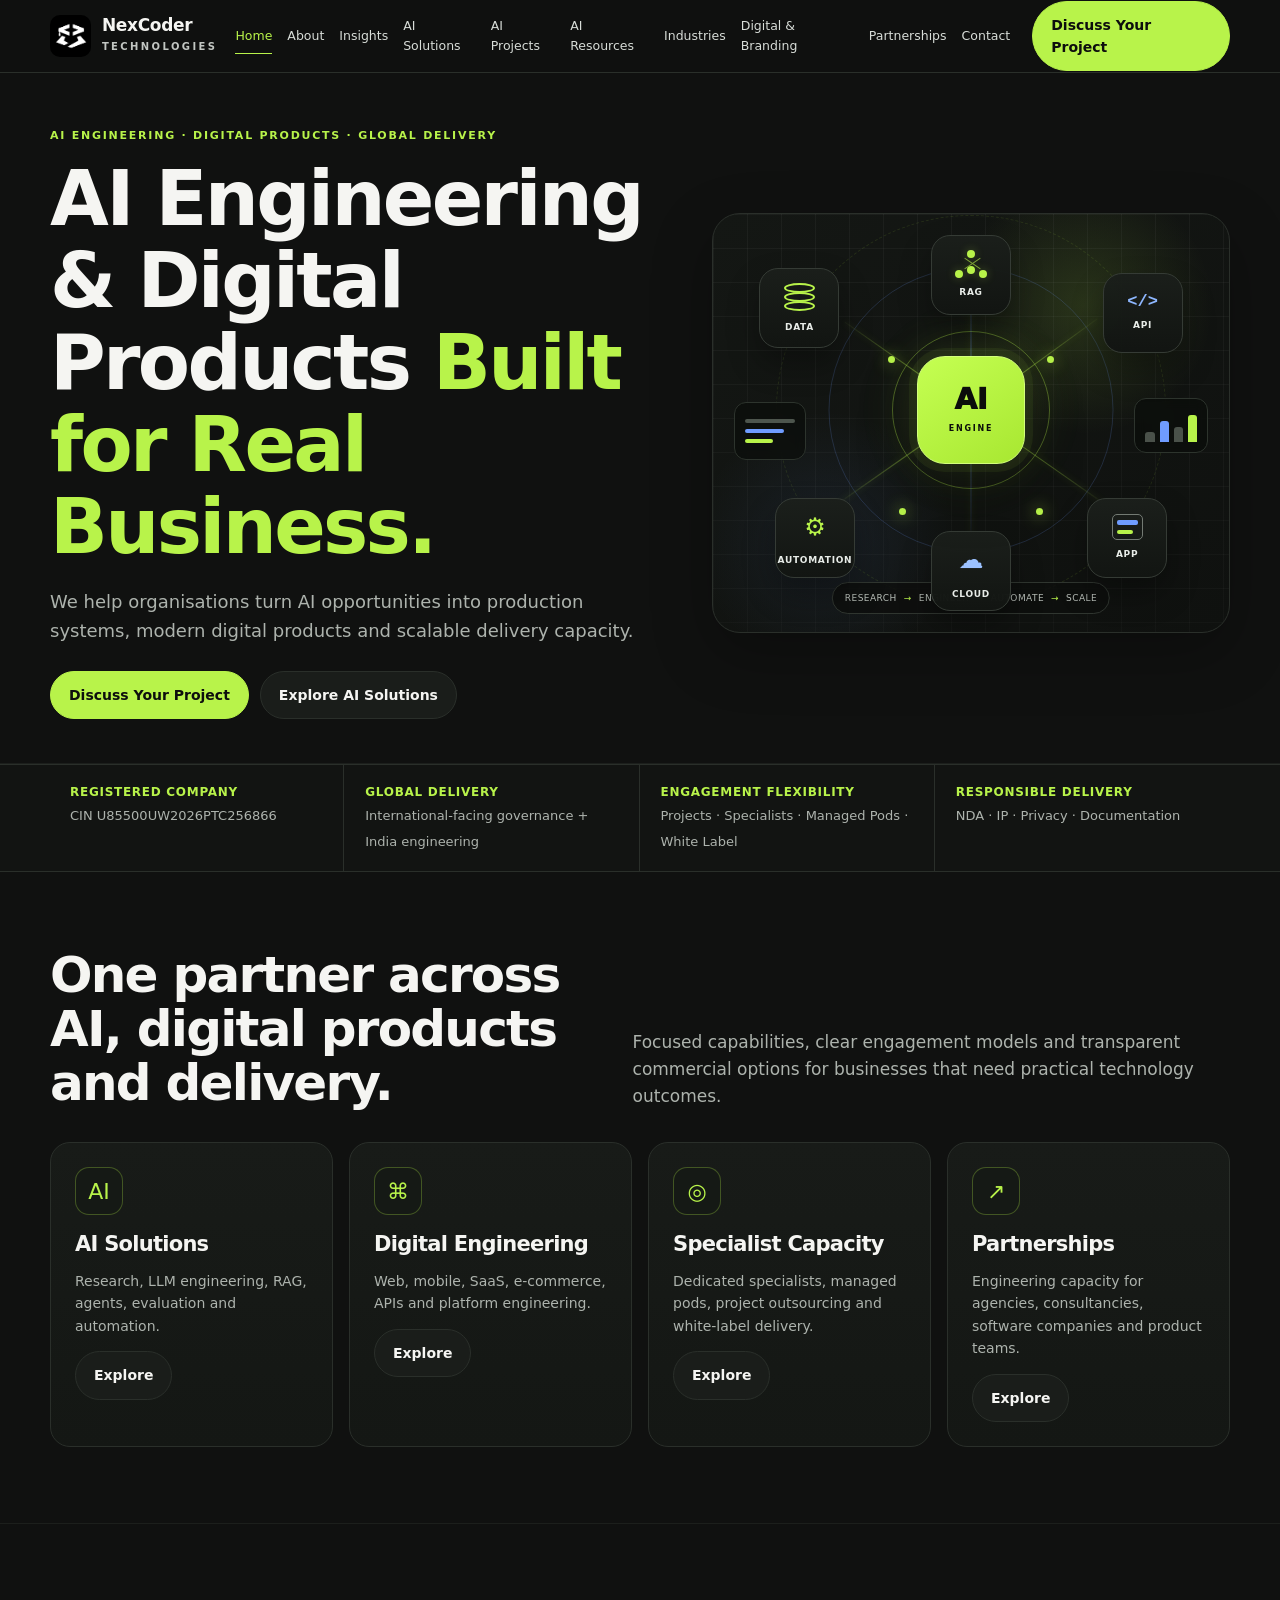
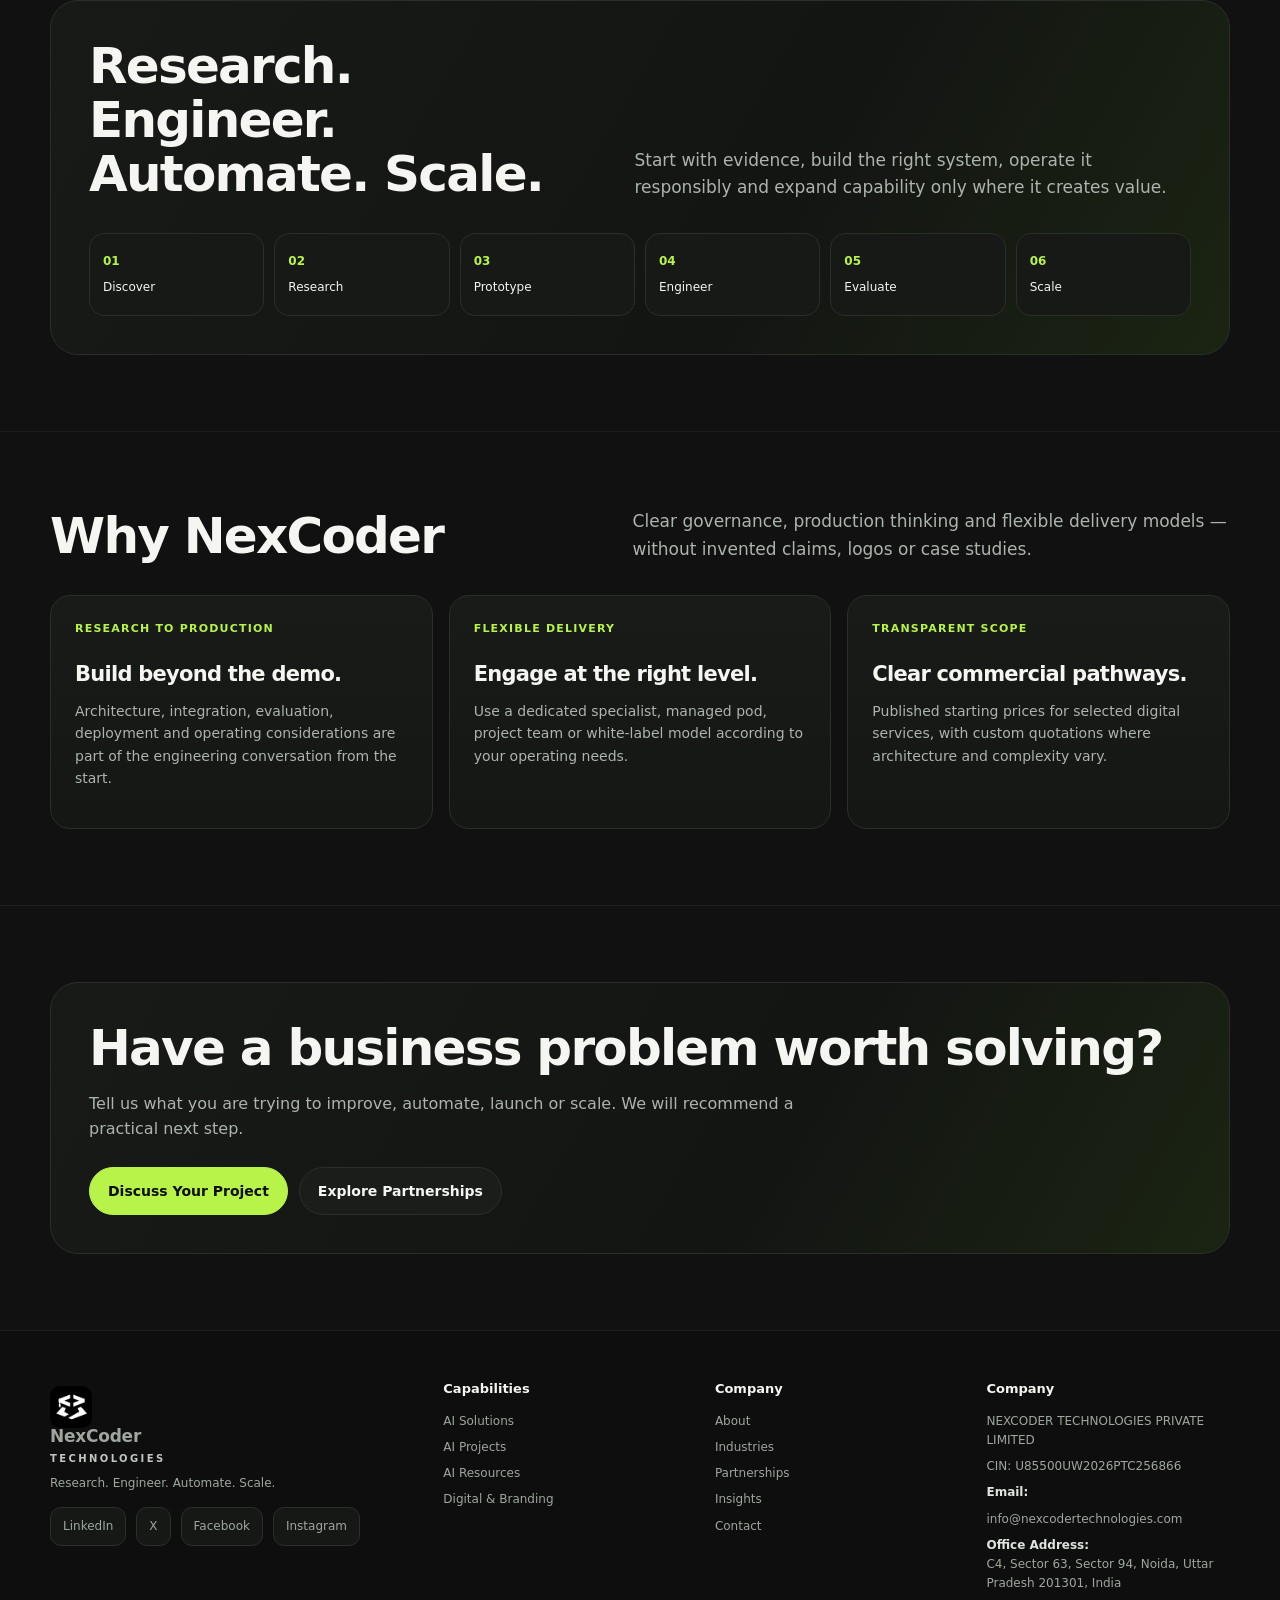
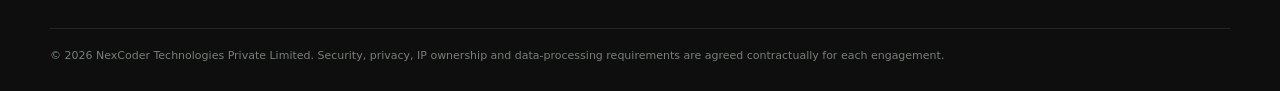
<file: index.html>
<!doctype html>
<html lang="en">
<head>
<meta charset="utf-8">
<meta name="viewport" content="width=device-width,initial-scale=1">
<title>AI Engineering & Digital Products | NexCoder Technologies</title>
<meta name="description" content="AI engineering, LLMs, RAG, agents, automation, software and digital product delivery for global businesses.">
<link rel="canonical" href="https://nexcodertechnologies.com/">
<link rel="icon" href="favicon.png" type="image/png">
<meta name="theme-color" content="#101110">
<meta property="og:type" content="website">
<meta property="og:title" content="AI Engineering & Digital Products | NexCoder Technologies">
<meta property="og:description" content="AI engineering, LLMs, RAG, agents, automation, software and digital product delivery for global businesses.">
<meta property="og:url" content="https://nexcodertechnologies.com/">
<meta property="og:image" content="https://nexcodertechnologies.com/og-cover.jpg">
<meta property="og:site_name" content="NexCoder Technologies">
<meta name="twitter:card" content="summary_large_image">
<meta name="twitter:title" content="AI Engineering & Digital Products | NexCoder Technologies">
<meta name="twitter:description" content="AI engineering, LLMs, RAG, agents, automation, software and digital product delivery for global businesses.">
<meta name="twitter:image" content="https://nexcodertechnologies.com/og-cover.jpg">
<link rel="stylesheet" href="styles.css">
<script type="application/ld+json">{"@context": "https://schema.org", "@type": "Organization", "name": "NEXCODER TECHNOLOGIES", "url": "https://nexcodertechnologies.com/", "logo": "https://nexcodertechnologies.com/logo.jpg", "foundingDate": "2026-08-04", "identifier": {"@type": "PropertyValue", "name": "CIN", "value": "U85500UW2026PTC256866"}, "address": {"@type": "PostalAddress", "streetAddress": "C4, Sector 63, Sector 94", "addressLocality": "Noida", "addressRegion": "Uttar Pradesh", "postalCode": "201301", "addressCountry": "IN"}, "sameAs": ["https://www.linkedin.com/company/nexcoder-technologies/", "https://x.com/NexcoderTechno", "https://www.facebook.com/profile.php?id=61593294118329", "https://www.instagram.com/nexcodertechnologies/"]}</script>
</head>
<body>

<a class="skip" href="#main">Skip to content</a>
<header class="site-header">
  <div class="wrap nav">
    <a class="brand" href="index.html" aria-label="NexCoder Technologies home">
      <img src="logo.jpg" alt="NexCoder Technologies logo" width="42" height="42">
      <span class="brand-copy"><strong>NexCoder</strong><small>TECHNOLOGIES</small></span>
    </a>
    <nav class="navlinks" aria-label="Primary navigation"><a class="active" href="index.html">Home</a><a class="" href="about.html">About</a><a class="" href="insights.html">Insights</a><a class="" href="ai-solutions.html">AI Solutions</a><a class="" href="ai-projects.html">AI Projects</a><a class="" href="ai-resources.html">AI Resources</a><a class="" href="industries.html">Industries</a><a class="" href="digital-branding.html">Digital & Branding</a><a class="" href="partnerships.html">Partnerships</a><a class="" href="contact.html">Contact</a></nav>
    <a class="btn primary nav-cta" href="contact.html?interest=General%20Project">Discuss Your Project</a>
    <button class="menu" type="button" aria-label="Toggle navigation">☰</button>
  </div>
  <div class="wrap mobile"><a href="index.html">Home</a><a href="about.html">About</a><a href="insights.html">Insights</a><a href="ai-solutions.html">AI Solutions</a><a href="ai-projects.html">AI Projects</a><a href="ai-resources.html">AI Resources</a><a href="industries.html">Industries</a><a href="digital-branding.html">Digital & Branding</a><a href="partnerships.html">Partnerships</a><a href="contact.html">Contact</a></div>
</header>

<main id="main">
<section class="hero"><div class="wrap"><div class="hero-grid">
<div><div class="eyebrow">AI Engineering · Digital Products · Global Delivery</div>
<h1>AI Engineering & Digital Products <span style="color:var(--lime)">Built for Real Business.</span></h1>
<p>We help organisations turn AI opportunities into production systems, modern digital products and scalable delivery capacity.</p>
<div class="hero-actions"><a class="btn primary" href="contact.html?interest=AI%20or%20Digital%20Project">Discuss Your Project</a><a class="btn secondary" href="ai-solutions.html">Explore AI Solutions</a></div></div>
<div class="visual tech-figure" aria-label="Abstract AI engineering, data, automation, software and digital product ecosystem">
  <div class="tech-grid"></div>

  <div class="tech-orbit orbit-1"></div>
  <div class="tech-orbit orbit-2"></div>
  <div class="tech-orbit orbit-3"></div>

  <div class="tech-line line-1"></div>
  <div class="tech-line line-2"></div>
  <div class="tech-line line-3"></div>
  <div class="tech-line line-4"></div>
  <div class="tech-line line-5"></div>
  <div class="tech-line line-6"></div>

  <div class="tech-core"><span>AI</span><small>ENGINE</small></div>

  <div class="tech-node data-node" aria-label="Data">
    <span class="db-icon"><i></i><i></i><i></i></span>
    <b>DATA</b>
  </div>

  <div class="tech-node api-node" aria-label="API and code">
    <span class="code-icon">&lt;/&gt;</span>
    <b>API</b>
  </div>

  <div class="tech-node auto-node" aria-label="Automation">
    <span class="gear-icon">⚙</span>
    <b>AUTOMATION</b>
  </div>

  <div class="tech-node app-node" aria-label="Applications">
    <span class="app-icon"><i></i><em></em></span>
    <b>APP</b>
  </div>

  <div class="tech-node rag-node" aria-label="Knowledge and RAG">
    <span class="network-icon"><i></i><i></i><i></i><i></i></span>
    <b>RAG</b>
  </div>

  <div class="tech-node cloud-node" aria-label="Cloud delivery">
    <span class="cloud-icon">☁</span>
    <b>CLOUD</b>
  </div>

  <div class="signal s1"></div>
  <div class="signal s2"></div>
  <div class="signal s3"></div>
  <div class="signal s4"></div>

  <div class="mini-ui ui-left">
    <span></span><span></span><span></span>
  </div>
  <div class="mini-ui ui-right">
    <i></i><i></i><i></i><i></i>
  </div>

  <div class="figure-caption">
    <span>Research</span><i>→</i><span>Engineer</span><i>→</i><span>Automate</span><i>→</i><span>Scale</span>
  </div>
</div>
</div></div></section>
<div class="trust-strip"><div class="wrap trust-grid">
<div class="trust-item"><b>REGISTERED COMPANY</b><span>CIN U85500UW2026PTC256866</span></div>
<div class="trust-item"><b>GLOBAL DELIVERY</b><span>International-facing governance + India engineering</span></div>
<div class="trust-item"><b>ENGAGEMENT FLEXIBILITY</b><span>Projects · Specialists · Managed Pods · White Label</span></div>
<div class="trust-item"><b>RESPONSIBLE DELIVERY</b><span>NDA · IP · Privacy · Documentation</span></div>
</div></div>
<section><div class="wrap"><div class="section-head"><h2>One partner across AI, digital products and delivery.</h2><p>Focused capabilities, clear engagement models and transparent commercial options for businesses that need practical technology outcomes.</p></div>
<div class="grid four">
<div class="card"><div class="iconbox">AI</div><h3>AI Solutions</h3><p>Research, LLM engineering, RAG, agents, evaluation and automation.</p><a class="btn secondary" href="ai-solutions.html">Explore</a></div>
<div class="card"><div class="iconbox">⌘</div><h3>Digital Engineering</h3><p>Web, mobile, SaaS, e-commerce, APIs and platform engineering.</p><a class="btn secondary" href="digital-branding.html">Explore</a></div>
<div class="card"><div class="iconbox">◎</div><h3>Specialist Capacity</h3><p>Dedicated specialists, managed pods, project outsourcing and white-label delivery.</p><a class="btn secondary" href="ai-resources.html">Explore</a></div>
<div class="card"><div class="iconbox">↗</div><h3>Partnerships</h3><p>Engineering capacity for agencies, consultancies, software companies and product teams.</p><a class="btn secondary" href="partnerships.html">Explore</a></div>
</div></div></section>
<section><div class="wrap band"><div class="section-head"><h2>Research. Engineer. Automate. Scale.</h2><p>Start with evidence, build the right system, operate it responsibly and expand capability only where it creates value.</p></div>
<div class="process"><div class="step"><b>01</b>Discover</div><div class="step"><b>02</b>Research</div><div class="step"><b>03</b>Prototype</div><div class="step"><b>04</b>Engineer</div><div class="step"><b>05</b>Evaluate</div><div class="step"><b>06</b>Scale</div></div></div></section>
<section><div class="wrap"><div class="section-head"><h2>Why NexCoder</h2><p>Clear governance, production thinking and flexible delivery models — without invented claims, logos or case studies.</p></div>
<div class="grid">
<div class="card"><div class="kicker">Research to production</div><h3>Build beyond the demo.</h3><p>Architecture, integration, evaluation, deployment and operating considerations are part of the engineering conversation from the start.</p></div>
<div class="card"><div class="kicker">Flexible delivery</div><h3>Engage at the right level.</h3><p>Use a dedicated specialist, managed pod, project team or white-label model according to your operating needs.</p></div>
<div class="card"><div class="kicker">Transparent scope</div><h3>Clear commercial pathways.</h3><p>Published starting prices for selected digital services, with custom quotations where architecture and complexity vary.</p></div>
</div></div></section>
<section><div class="wrap band"><h2>Have a business problem worth solving?</h2><p style="color:var(--muted);max-width:720px">Tell us what you are trying to improve, automate, launch or scale. We will recommend a practical next step.</p><div class="hero-actions"><a class="btn primary" href="contact.html?interest=General%20Project">Discuss Your Project</a><a class="btn secondary" href="partnerships.html">Explore Partnerships</a></div></div></section>
</main>

<footer>
  <div class="wrap">
    <div class="footer-grid">
      <div>
        <a class="brand" href="index.html"><img src="logo.jpg" alt="" width="42" height="42"><span class="brand-copy"><strong>NexCoder</strong><small>TECHNOLOGIES</small></span></a>
        <p>Research. Engineer. Automate. Scale.</p>
        <div class="social">
          <a href="https://www.linkedin.com/company/nexcoder-technologies/" target="_blank" rel="noopener noreferrer">LinkedIn</a>
          <a href="https://x.com/NexcoderTechno" target="_blank" rel="noopener noreferrer">X</a>
          <a href="https://www.facebook.com/profile.php?id=61593294118329" target="_blank" rel="noopener noreferrer">Facebook</a>
          <a href="https://www.instagram.com/nexcodertechnologies/" target="_blank" rel="noopener noreferrer">Instagram</a>
        </div>
      </div>
      <div><h4>Capabilities</h4><a href="ai-solutions.html">AI Solutions</a><a href="ai-projects.html">AI Projects</a><a href="ai-resources.html">AI Resources</a><a href="digital-branding.html">Digital & Branding</a></div>
      <div><h4>Company</h4><a href="about.html">About</a><a href="industries.html">Industries</a><a href="partnerships.html">Partnerships</a><a href="insights.html">Insights</a><a href="contact.html">Contact</a></div>
      <div><h4>Company</h4><p>NEXCODER TECHNOLOGIES PRIVATE LIMITED</p><p>CIN: U85500UW2026PTC256866</p><p><strong style="color:#dfe4df">Email:</strong><br><a href="mailto:info@nexcodertechnologies.com">info@nexcodertechnologies.com</a></p><p><strong style="color:#dfe4df">Office Address:</strong><br>C4, Sector 63, Sector 94, Noida, Uttar Pradesh 201301, India</p></div>
    </div>
    <div class="legal">© 2026 NexCoder Technologies Private Limited. Security, privacy, IP ownership and data-processing requirements are agreed contractually for each engagement.</div>
  </div>
</footer>
<button class="backtop" aria-label="Back to top">↑</button>
<script src="script.js" defer></script>

</body></html>
</file>
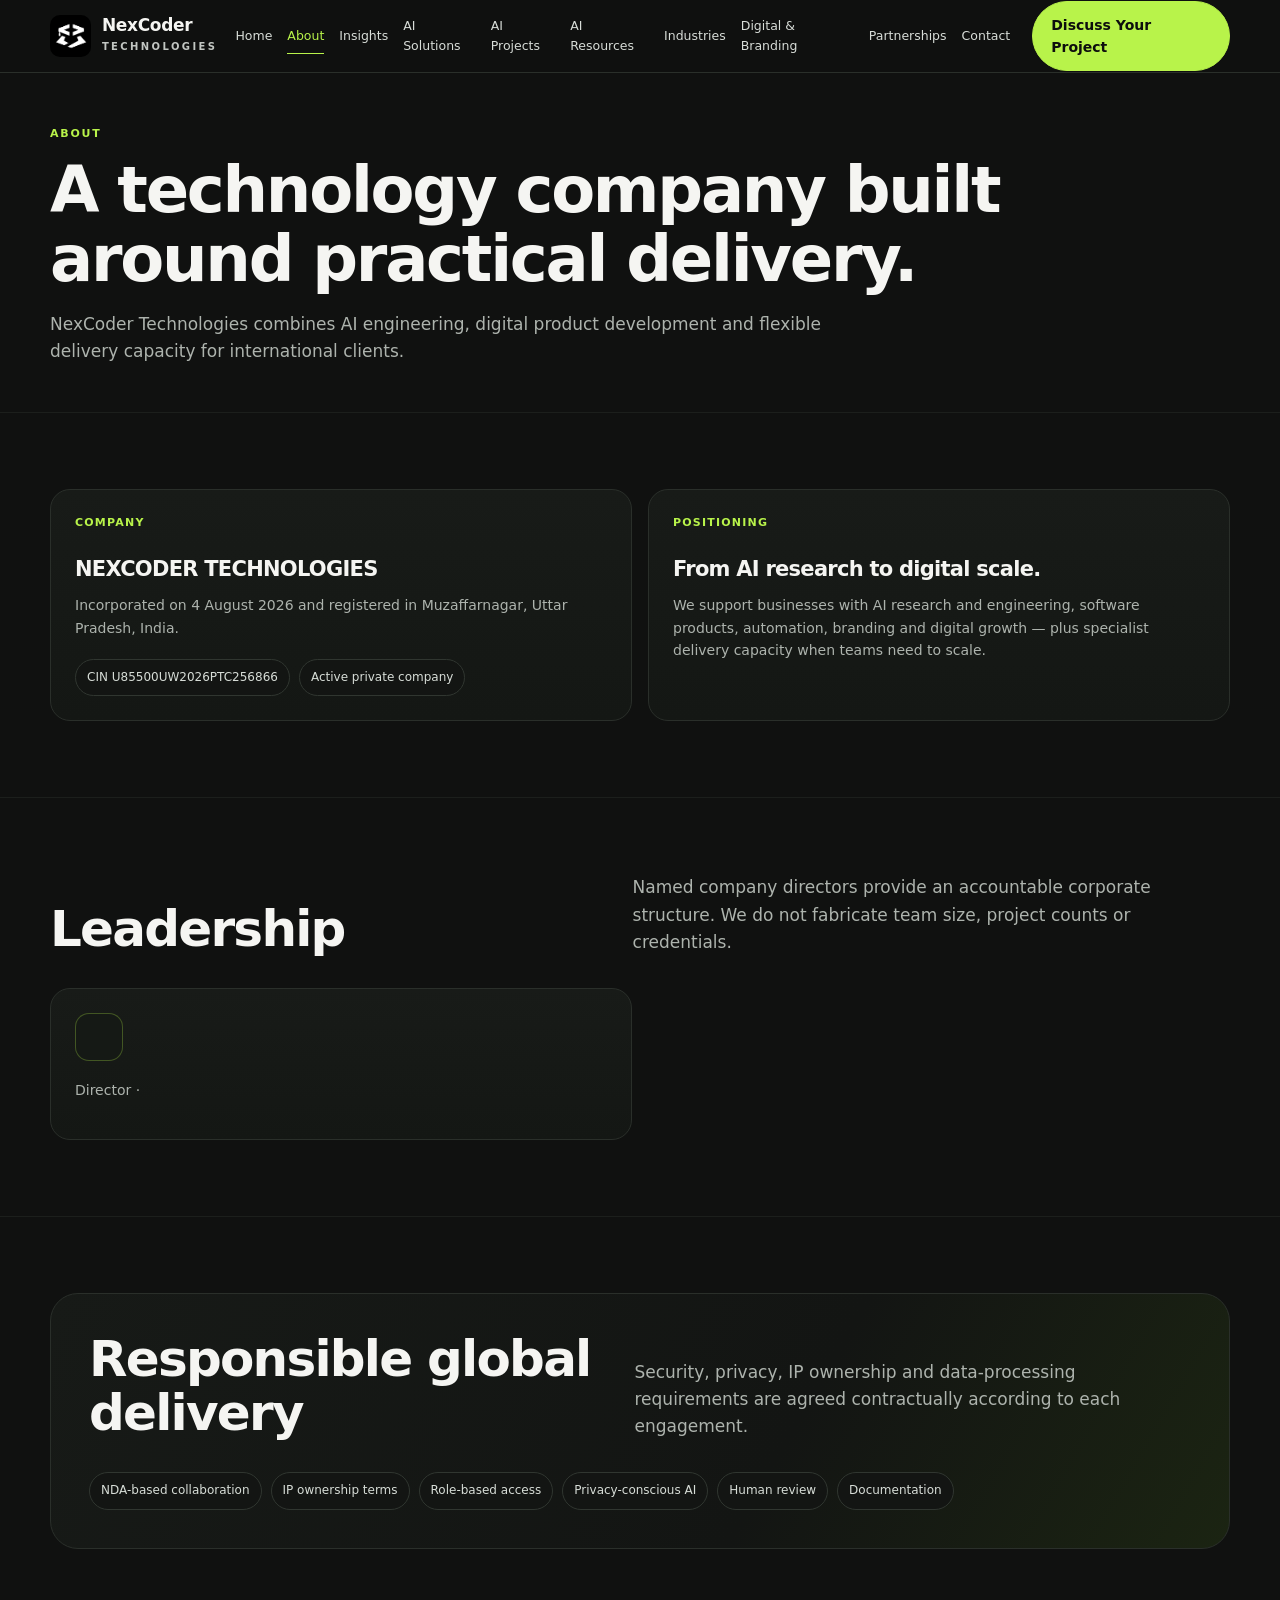
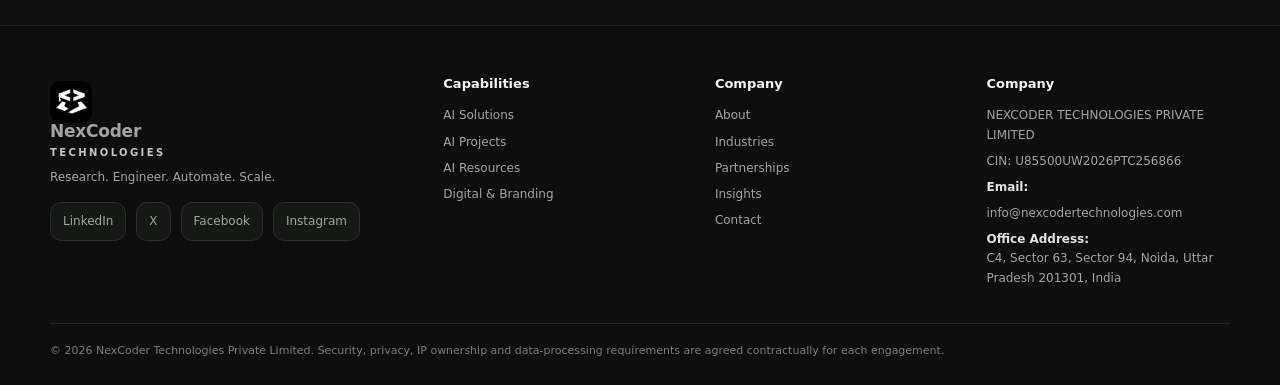
<file: about.html>
<!doctype html>
<html lang="en">
<head>
<meta charset="utf-8">
<meta name="viewport" content="width=device-width,initial-scale=1">
<title>About NexCoder Technologies | AI & Digital Engineering</title>
<meta name="description" content="Learn about NexCoder Technologies, its registered company details, leadership and global delivery approach.">
<link rel="canonical" href="https://nexcodertechnologies.com/about.html">
<link rel="icon" href="favicon.png" type="image/png">
<meta name="theme-color" content="#101110">
<meta property="og:type" content="website">
<meta property="og:title" content="About NexCoder Technologies | AI & Digital Engineering">
<meta property="og:description" content="Learn about NexCoder Technologies, its registered company details, leadership and global delivery approach.">
<meta property="og:url" content="https://nexcodertechnologies.com/about.html">
<meta property="og:image" content="https://nexcodertechnologies.com/og-cover.jpg">
<meta property="og:site_name" content="NexCoder Technologies">
<meta name="twitter:card" content="summary_large_image">
<meta name="twitter:title" content="About NexCoder Technologies | AI & Digital Engineering">
<meta name="twitter:description" content="Learn about NexCoder Technologies, its registered company details, leadership and global delivery approach.">
<meta name="twitter:image" content="https://nexcodertechnologies.com/og-cover.jpg">
<link rel="stylesheet" href="styles.css">
<script type="application/ld+json">{"@context": "https://schema.org", "@type": "Organization", "name": "NEXCODER TECHNOLOGIES", "url": "https://nexcodertechnologies.com/", "logo": "https://nexcodertechnologies.com/logo.jpg", "foundingDate": "2026-08-04", "identifier": {"@type": "PropertyValue", "name": "CIN", "value": "U85500UW2026PTC256866"}, "address": {"@type": "PostalAddress", "streetAddress": "C4, Sector 63, Sector 94", "addressLocality": "Noida", "addressRegion": "Uttar Pradesh", "postalCode": "201301", "addressCountry": "IN"}, "sameAs": ["https://www.linkedin.com/company/nexcoder-technologies/", "https://x.com/NexcoderTechno", "https://www.facebook.com/profile.php?id=61593294118329", "https://www.instagram.com/nexcodertechnologies/"]}</script>
</head>
<body>

<a class="skip" href="#main">Skip to content</a>
<header class="site-header">
  <div class="wrap nav">
    <a class="brand" href="index.html" aria-label="NexCoder Technologies home">
      <img src="logo.jpg" alt="NexCoder Technologies logo" width="42" height="42">
      <span class="brand-copy"><strong>NexCoder</strong><small>TECHNOLOGIES</small></span>
    </a>
    <nav class="navlinks" aria-label="Primary navigation"><a class="" href="index.html">Home</a><a class="active" href="about.html">About</a><a class="" href="insights.html">Insights</a><a class="" href="ai-solutions.html">AI Solutions</a><a class="" href="ai-projects.html">AI Projects</a><a class="" href="ai-resources.html">AI Resources</a><a class="" href="industries.html">Industries</a><a class="" href="digital-branding.html">Digital & Branding</a><a class="" href="partnerships.html">Partnerships</a><a class="" href="contact.html">Contact</a></nav>
    <a class="btn primary nav-cta" href="contact.html?interest=General%20Project">Discuss Your Project</a>
    <button class="menu" type="button" aria-label="Toggle navigation">☰</button>
  </div>
  <div class="wrap mobile"><a href="index.html">Home</a><a href="about.html">About</a><a href="insights.html">Insights</a><a href="ai-solutions.html">AI Solutions</a><a href="ai-projects.html">AI Projects</a><a href="ai-resources.html">AI Resources</a><a href="industries.html">Industries</a><a href="digital-branding.html">Digital & Branding</a><a href="partnerships.html">Partnerships</a><a href="contact.html">Contact</a></div>
</header>

<main id="main"><section class="page-hero"><div class="wrap"><div class="eyebrow">About</div><h1>A technology company built around practical delivery.</h1><p>NexCoder Technologies combines AI engineering, digital product development and flexible delivery capacity for international clients.</p></div></section>
<section><div class="wrap"><div class="grid two">
<div class="card"><div class="kicker">Company</div><h3>NEXCODER TECHNOLOGIES</h3><p>Incorporated on 4 August 2026 and registered in Muzaffarnagar, Uttar Pradesh, India.</p><div class="pills"><span class="pill">CIN U85500UW2026PTC256866</span><span class="pill">Active private company</span></div></div>
<div class="card"><div class="kicker">Positioning</div><h3>From AI research to digital scale.</h3><p>We support businesses with AI research and engineering, software products, automation, branding and digital growth — plus specialist delivery capacity when teams need to scale.</p></div>
</div></div></section>
<section><div class="wrap"><div class="section-head"><h2>Leadership</h2><p>Named company directors provide an accountable corporate structure. We do not fabricate team size, project counts or credentials.</p></div>
<div class="grid two">
<div class="card"><div class="iconbox"></div><h3></h3><p>Director ·</p></div>

</div></div></section>
<section><div class="wrap band"><div class="section-head"><h2>Responsible global delivery</h2><p>Security, privacy, IP ownership and data-processing requirements are agreed contractually according to each engagement.</p></div>
<div class="pills"><span class="pill">NDA-based collaboration</span><span class="pill">IP ownership terms</span><span class="pill">Role-based access</span><span class="pill">Privacy-conscious AI</span><span class="pill">Human review</span><span class="pill">Documentation</span></div></div></section>
</main>

<footer>
  <div class="wrap">
    <div class="footer-grid">
      <div>
        <a class="brand" href="index.html"><img src="logo.jpg" alt="" width="42" height="42"><span class="brand-copy"><strong>NexCoder</strong><small>TECHNOLOGIES</small></span></a>
        <p>Research. Engineer. Automate. Scale.</p>
        <div class="social">
          <a href="https://www.linkedin.com/company/nexcoder-technologies/" target="_blank" rel="noopener noreferrer">LinkedIn</a>
          <a href="https://x.com/NexcoderTechno" target="_blank" rel="noopener noreferrer">X</a>
          <a href="https://www.facebook.com/profile.php?id=61593294118329" target="_blank" rel="noopener noreferrer">Facebook</a>
          <a href="https://www.instagram.com/nexcodertechnologies/" target="_blank" rel="noopener noreferrer">Instagram</a>
        </div>
      </div>
      <div><h4>Capabilities</h4><a href="ai-solutions.html">AI Solutions</a><a href="ai-projects.html">AI Projects</a><a href="ai-resources.html">AI Resources</a><a href="digital-branding.html">Digital & Branding</a></div>
      <div><h4>Company</h4><a href="about.html">About</a><a href="industries.html">Industries</a><a href="partnerships.html">Partnerships</a><a href="insights.html">Insights</a><a href="contact.html">Contact</a></div>
      <div><h4>Company</h4><p>NEXCODER TECHNOLOGIES PRIVATE LIMITED</p><p>CIN: U85500UW2026PTC256866</p><p><strong style="color:#dfe4df">Email:</strong><br><a href="mailto:info@nexcodertechnologies.com">info@nexcodertechnologies.com</a></p><p><strong style="color:#dfe4df">Office Address:</strong><br>C4, Sector 63, Sector 94, Noida, Uttar Pradesh 201301, India</p></div>
    </div>
    <div class="legal">© 2026 NexCoder Technologies Private Limited. Security, privacy, IP ownership and data-processing requirements are agreed contractually for each engagement.</div>
  </div>
</footer>
<button class="backtop" aria-label="Back to top">↑</button>
<script src="script.js" defer></script>

</body></html>
</file>
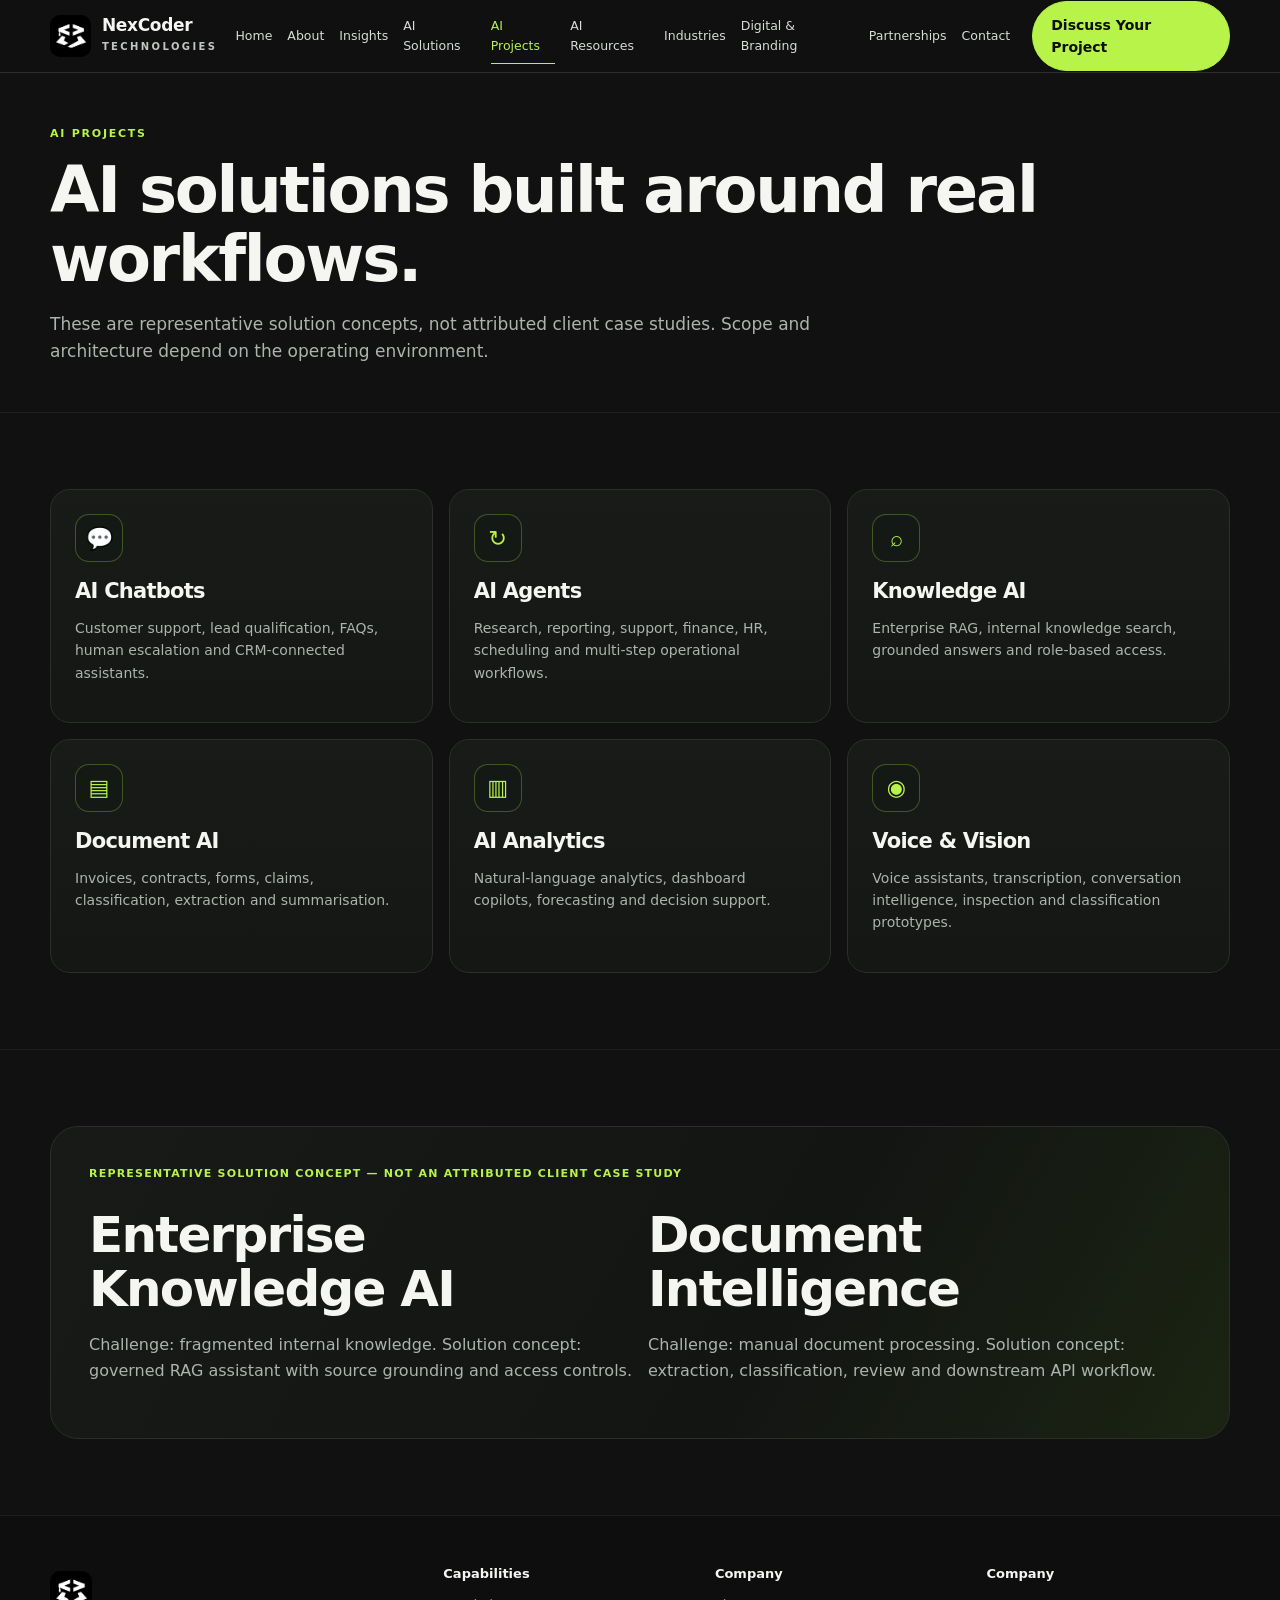
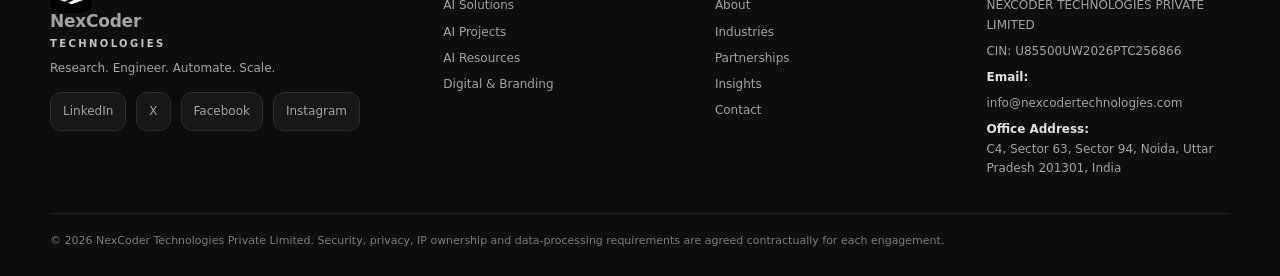
<file: ai-projects.html>
<!doctype html>
<html lang="en">
<head>
<meta charset="utf-8">
<meta name="viewport" content="width=device-width,initial-scale=1">
<title>AI Project Possibilities | NexCoder Technologies</title>
<meta name="description" content="Explore representative AI project possibilities including chatbots, agents, RAG, document AI, analytics, voice and vision.">
<link rel="canonical" href="https://nexcodertechnologies.com/ai-projects.html">
<link rel="icon" href="favicon.png" type="image/png">
<meta name="theme-color" content="#101110">
<meta property="og:type" content="website">
<meta property="og:title" content="AI Project Possibilities | NexCoder Technologies">
<meta property="og:description" content="Explore representative AI project possibilities including chatbots, agents, RAG, document AI, analytics, voice and vision.">
<meta property="og:url" content="https://nexcodertechnologies.com/ai-projects.html">
<meta property="og:image" content="https://nexcodertechnologies.com/og-cover.jpg">
<meta property="og:site_name" content="NexCoder Technologies">
<meta name="twitter:card" content="summary_large_image">
<meta name="twitter:title" content="AI Project Possibilities | NexCoder Technologies">
<meta name="twitter:description" content="Explore representative AI project possibilities including chatbots, agents, RAG, document AI, analytics, voice and vision.">
<meta name="twitter:image" content="https://nexcodertechnologies.com/og-cover.jpg">
<link rel="stylesheet" href="styles.css">
<script type="application/ld+json">{"@context": "https://schema.org", "@type": "Organization", "name": "NEXCODER TECHNOLOGIES", "url": "https://nexcodertechnologies.com/", "logo": "https://nexcodertechnologies.com/logo.jpg", "foundingDate": "2026-08-04", "identifier": {"@type": "PropertyValue", "name": "CIN", "value": "U85500UW2026PTC256866"}, "address": {"@type": "PostalAddress", "streetAddress": "C4, Sector 63, Sector 94", "addressLocality": "Noida", "addressRegion": "Uttar Pradesh", "postalCode": "201301", "addressCountry": "IN"}, "sameAs": ["https://www.linkedin.com/company/nexcoder-technologies/", "https://x.com/NexcoderTechno", "https://www.facebook.com/profile.php?id=61593294118329", "https://www.instagram.com/nexcodertechnologies/"]}</script>
</head>
<body>

<a class="skip" href="#main">Skip to content</a>
<header class="site-header">
  <div class="wrap nav">
    <a class="brand" href="index.html" aria-label="NexCoder Technologies home">
      <img src="logo.jpg" alt="NexCoder Technologies logo" width="42" height="42">
      <span class="brand-copy"><strong>NexCoder</strong><small>TECHNOLOGIES</small></span>
    </a>
    <nav class="navlinks" aria-label="Primary navigation"><a class="" href="index.html">Home</a><a class="" href="about.html">About</a><a class="" href="insights.html">Insights</a><a class="" href="ai-solutions.html">AI Solutions</a><a class="active" href="ai-projects.html">AI Projects</a><a class="" href="ai-resources.html">AI Resources</a><a class="" href="industries.html">Industries</a><a class="" href="digital-branding.html">Digital & Branding</a><a class="" href="partnerships.html">Partnerships</a><a class="" href="contact.html">Contact</a></nav>
    <a class="btn primary nav-cta" href="contact.html?interest=General%20Project">Discuss Your Project</a>
    <button class="menu" type="button" aria-label="Toggle navigation">☰</button>
  </div>
  <div class="wrap mobile"><a href="index.html">Home</a><a href="about.html">About</a><a href="insights.html">Insights</a><a href="ai-solutions.html">AI Solutions</a><a href="ai-projects.html">AI Projects</a><a href="ai-resources.html">AI Resources</a><a href="industries.html">Industries</a><a href="digital-branding.html">Digital & Branding</a><a href="partnerships.html">Partnerships</a><a href="contact.html">Contact</a></div>
</header>

<main id="main"><section class="page-hero"><div class="wrap"><div class="eyebrow">AI Projects</div><h1>AI solutions built around real workflows.</h1><p>These are representative solution concepts, not attributed client case studies. Scope and architecture depend on the operating environment.</p></div></section>
<section><div class="wrap"><div class="grid">
<div class="card"><div class="iconbox">💬</div><h3>AI Chatbots</h3><p>Customer support, lead qualification, FAQs, human escalation and CRM-connected assistants.</p></div>
<div class="card"><div class="iconbox">↻</div><h3>AI Agents</h3><p>Research, reporting, support, finance, HR, scheduling and multi-step operational workflows.</p></div>
<div class="card"><div class="iconbox">⌕</div><h3>Knowledge AI</h3><p>Enterprise RAG, internal knowledge search, grounded answers and role-based access.</p></div>
<div class="card"><div class="iconbox">▤</div><h3>Document AI</h3><p>Invoices, contracts, forms, claims, classification, extraction and summarisation.</p></div>
<div class="card"><div class="iconbox">▥</div><h3>AI Analytics</h3><p>Natural-language analytics, dashboard copilots, forecasting and decision support.</p></div>
<div class="card"><div class="iconbox">◉</div><h3>Voice & Vision</h3><p>Voice assistants, transcription, conversation intelligence, inspection and classification prototypes.</p></div>
</div></div></section>
<section><div class="wrap band"><div class="kicker">Representative solution concept — not an attributed client case study</div><div class="grid two">
<div><h2>Enterprise Knowledge AI</h2><p style="color:var(--muted)">Challenge: fragmented internal knowledge. Solution concept: governed RAG assistant with source grounding and access controls.</p></div>
<div><h2>Document Intelligence</h2><p style="color:var(--muted)">Challenge: manual document processing. Solution concept: extraction, classification, review and downstream API workflow.</p></div>
</div></div></section>
</main>

<footer>
  <div class="wrap">
    <div class="footer-grid">
      <div>
        <a class="brand" href="index.html"><img src="logo.jpg" alt="" width="42" height="42"><span class="brand-copy"><strong>NexCoder</strong><small>TECHNOLOGIES</small></span></a>
        <p>Research. Engineer. Automate. Scale.</p>
        <div class="social">
          <a href="https://www.linkedin.com/company/nexcoder-technologies/" target="_blank" rel="noopener noreferrer">LinkedIn</a>
          <a href="https://x.com/NexcoderTechno" target="_blank" rel="noopener noreferrer">X</a>
          <a href="https://www.facebook.com/profile.php?id=61593294118329" target="_blank" rel="noopener noreferrer">Facebook</a>
          <a href="https://www.instagram.com/nexcodertechnologies/" target="_blank" rel="noopener noreferrer">Instagram</a>
        </div>
      </div>
      <div><h4>Capabilities</h4><a href="ai-solutions.html">AI Solutions</a><a href="ai-projects.html">AI Projects</a><a href="ai-resources.html">AI Resources</a><a href="digital-branding.html">Digital & Branding</a></div>
      <div><h4>Company</h4><a href="about.html">About</a><a href="industries.html">Industries</a><a href="partnerships.html">Partnerships</a><a href="insights.html">Insights</a><a href="contact.html">Contact</a></div>
      <div><h4>Company</h4><p>NEXCODER TECHNOLOGIES PRIVATE LIMITED</p><p>CIN: U85500UW2026PTC256866</p><p><strong style="color:#dfe4df">Email:</strong><br><a href="mailto:info@nexcodertechnologies.com">info@nexcodertechnologies.com</a></p><p><strong style="color:#dfe4df">Office Address:</strong><br>C4, Sector 63, Sector 94, Noida, Uttar Pradesh 201301, India</p></div>
    </div>
    <div class="legal">© 2026 NexCoder Technologies Private Limited. Security, privacy, IP ownership and data-processing requirements are agreed contractually for each engagement.</div>
  </div>
</footer>
<button class="backtop" aria-label="Back to top">↑</button>
<script src="script.js" defer></script>

</body></html>
</file>
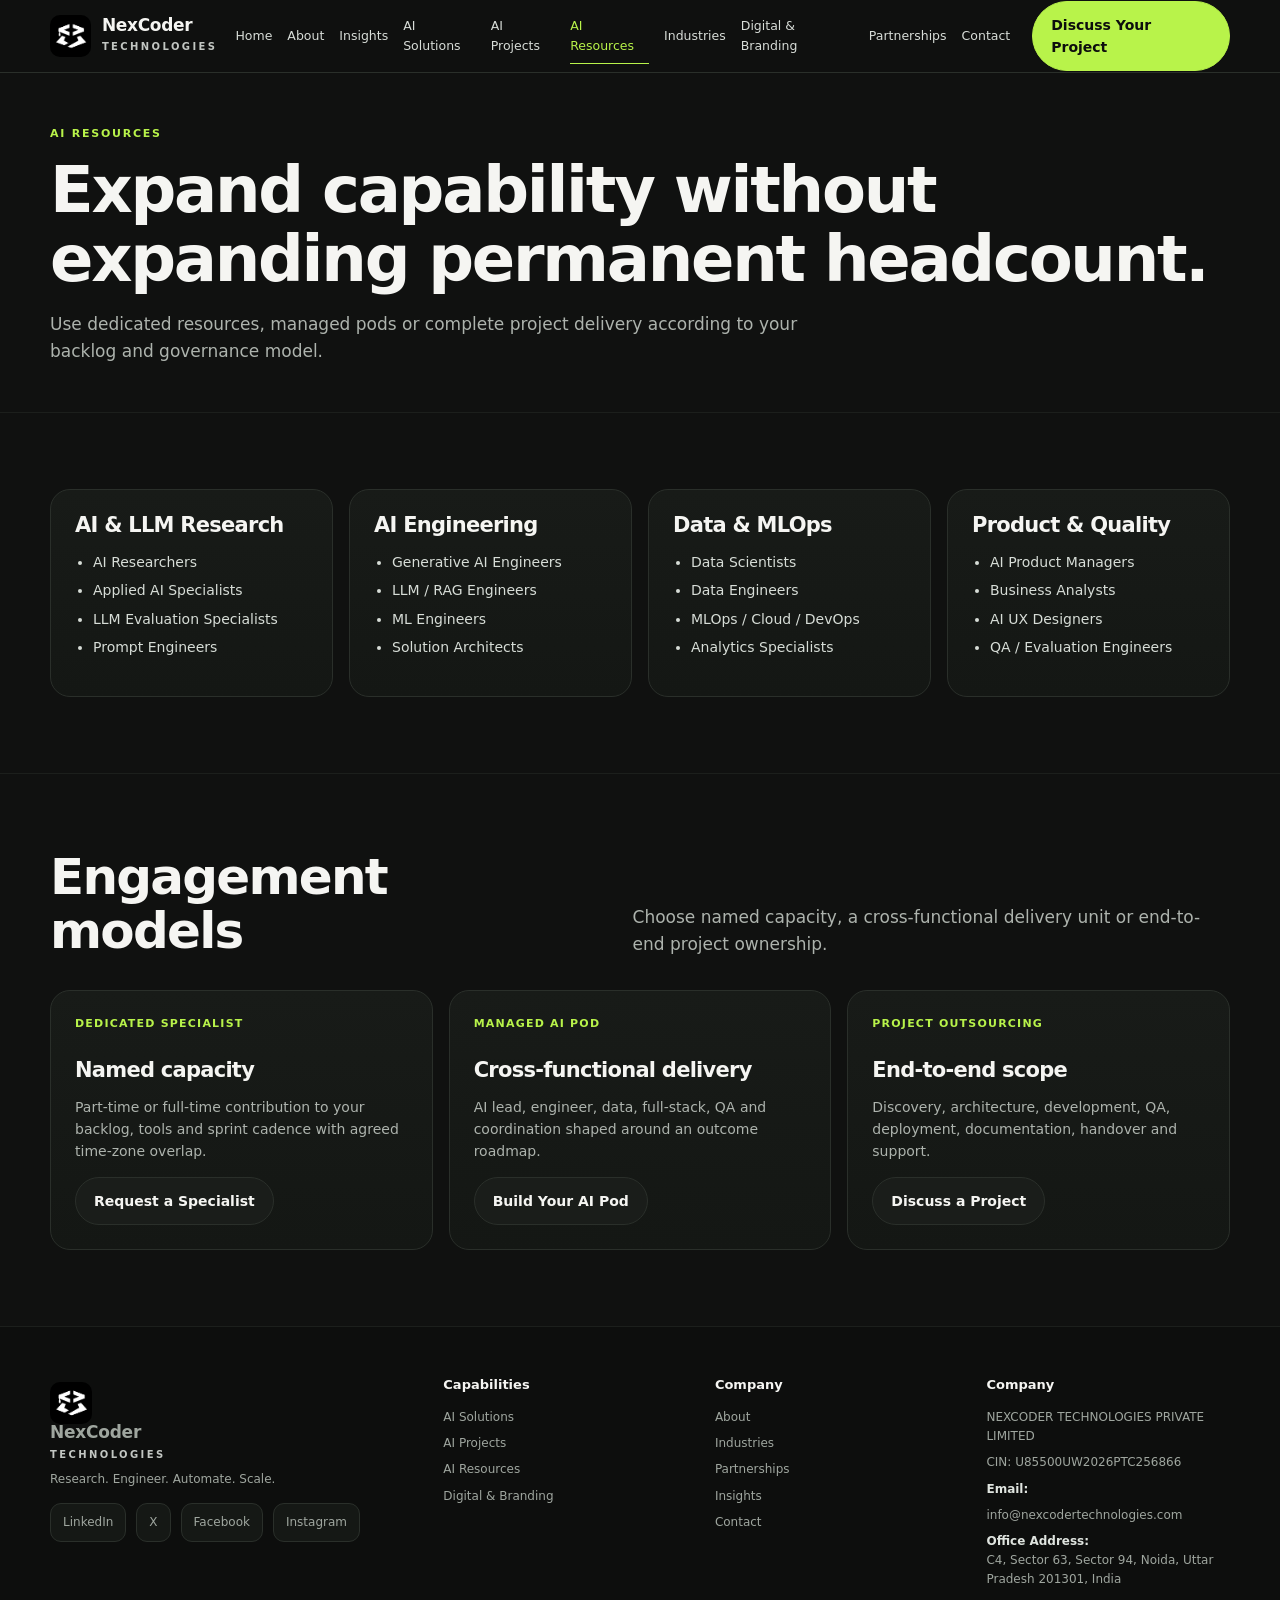
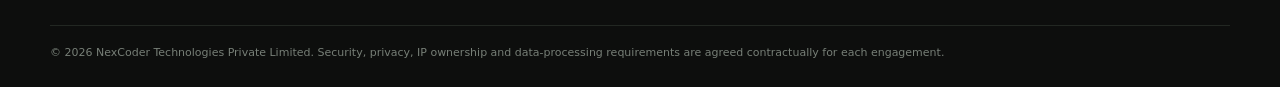
<file: ai-resources.html>
<!doctype html>
<html lang="en">
<head>
<meta charset="utf-8">
<meta name="viewport" content="width=device-width,initial-scale=1">
<title>AI Resources & Managed Pods | NexCoder Technologies</title>
<meta name="description" content="Dedicated AI specialists, managed AI pods, project outsourcing and white-label engineering capacity.">
<link rel="canonical" href="https://nexcodertechnologies.com/ai-resources.html">
<link rel="icon" href="favicon.png" type="image/png">
<meta name="theme-color" content="#101110">
<meta property="og:type" content="website">
<meta property="og:title" content="AI Resources & Managed Pods | NexCoder Technologies">
<meta property="og:description" content="Dedicated AI specialists, managed AI pods, project outsourcing and white-label engineering capacity.">
<meta property="og:url" content="https://nexcodertechnologies.com/ai-resources.html">
<meta property="og:image" content="https://nexcodertechnologies.com/og-cover.jpg">
<meta property="og:site_name" content="NexCoder Technologies">
<meta name="twitter:card" content="summary_large_image">
<meta name="twitter:title" content="AI Resources & Managed Pods | NexCoder Technologies">
<meta name="twitter:description" content="Dedicated AI specialists, managed AI pods, project outsourcing and white-label engineering capacity.">
<meta name="twitter:image" content="https://nexcodertechnologies.com/og-cover.jpg">
<link rel="stylesheet" href="styles.css">
<script type="application/ld+json">{"@context": "https://schema.org", "@type": "Organization", "name": "NEXCODER TECHNOLOGIES", "url": "https://nexcodertechnologies.com/", "logo": "https://nexcodertechnologies.com/logo.jpg", "foundingDate": "2026-08-04", "identifier": {"@type": "PropertyValue", "name": "CIN", "value": "U85500UW2026PTC256866"}, "address": {"@type": "PostalAddress", "streetAddress": "C4, Sector 63, Sector 94", "addressLocality": "Noida", "addressRegion": "Uttar Pradesh", "postalCode": "201301", "addressCountry": "IN"}, "sameAs": ["https://www.linkedin.com/company/nexcoder-technologies/", "https://x.com/NexcoderTechno", "https://www.facebook.com/profile.php?id=61593294118329", "https://www.instagram.com/nexcodertechnologies/"]}</script>
</head>
<body>

<a class="skip" href="#main">Skip to content</a>
<header class="site-header">
  <div class="wrap nav">
    <a class="brand" href="index.html" aria-label="NexCoder Technologies home">
      <img src="logo.jpg" alt="NexCoder Technologies logo" width="42" height="42">
      <span class="brand-copy"><strong>NexCoder</strong><small>TECHNOLOGIES</small></span>
    </a>
    <nav class="navlinks" aria-label="Primary navigation"><a class="" href="index.html">Home</a><a class="" href="about.html">About</a><a class="" href="insights.html">Insights</a><a class="" href="ai-solutions.html">AI Solutions</a><a class="" href="ai-projects.html">AI Projects</a><a class="active" href="ai-resources.html">AI Resources</a><a class="" href="industries.html">Industries</a><a class="" href="digital-branding.html">Digital & Branding</a><a class="" href="partnerships.html">Partnerships</a><a class="" href="contact.html">Contact</a></nav>
    <a class="btn primary nav-cta" href="contact.html?interest=General%20Project">Discuss Your Project</a>
    <button class="menu" type="button" aria-label="Toggle navigation">☰</button>
  </div>
  <div class="wrap mobile"><a href="index.html">Home</a><a href="about.html">About</a><a href="insights.html">Insights</a><a href="ai-solutions.html">AI Solutions</a><a href="ai-projects.html">AI Projects</a><a href="ai-resources.html">AI Resources</a><a href="industries.html">Industries</a><a href="digital-branding.html">Digital & Branding</a><a href="partnerships.html">Partnerships</a><a href="contact.html">Contact</a></div>
</header>

<main id="main"><section class="page-hero"><div class="wrap"><div class="eyebrow">AI Resources</div><h1>Expand capability without expanding permanent headcount.</h1><p>Use dedicated resources, managed pods or complete project delivery according to your backlog and governance model.</p></div></section>
<section><div class="wrap"><div class="grid four">
<div class="card"><h3>AI & LLM Research</h3><ul><li>AI Researchers</li><li>Applied AI Specialists</li><li>LLM Evaluation Specialists</li><li>Prompt Engineers</li></ul></div>
<div class="card"><h3>AI Engineering</h3><ul><li>Generative AI Engineers</li><li>LLM / RAG Engineers</li><li>ML Engineers</li><li>Solution Architects</li></ul></div>
<div class="card"><h3>Data & MLOps</h3><ul><li>Data Scientists</li><li>Data Engineers</li><li>MLOps / Cloud / DevOps</li><li>Analytics Specialists</li></ul></div>
<div class="card"><h3>Product & Quality</h3><ul><li>AI Product Managers</li><li>Business Analysts</li><li>AI UX Designers</li><li>QA / Evaluation Engineers</li></ul></div>
</div></div></section>
<section><div class="wrap"><div class="section-head"><h2>Engagement models</h2><p>Choose named capacity, a cross-functional delivery unit or end-to-end project ownership.</p></div>
<div class="grid">
<div class="card"><div class="kicker">Dedicated Specialist</div><h3>Named capacity</h3><p>Part-time or full-time contribution to your backlog, tools and sprint cadence with agreed time-zone overlap.</p><a class="btn secondary" href="contact.html?interest=Dedicated%20Specialist">Request a Specialist</a></div>
<div class="card"><div class="kicker">Managed AI Pod</div><h3>Cross-functional delivery</h3><p>AI lead, engineer, data, full-stack, QA and coordination shaped around an outcome roadmap.</p><a class="btn secondary" href="contact.html?interest=Managed%20AI%20Pod">Build Your AI Pod</a></div>
<div class="card"><div class="kicker">Project Outsourcing</div><h3>End-to-end scope</h3><p>Discovery, architecture, development, QA, deployment, documentation, handover and support.</p><a class="btn secondary" href="contact.html?interest=Project%20Outsourcing">Discuss a Project</a></div>
</div></div></section>
</main>

<footer>
  <div class="wrap">
    <div class="footer-grid">
      <div>
        <a class="brand" href="index.html"><img src="logo.jpg" alt="" width="42" height="42"><span class="brand-copy"><strong>NexCoder</strong><small>TECHNOLOGIES</small></span></a>
        <p>Research. Engineer. Automate. Scale.</p>
        <div class="social">
          <a href="https://www.linkedin.com/company/nexcoder-technologies/" target="_blank" rel="noopener noreferrer">LinkedIn</a>
          <a href="https://x.com/NexcoderTechno" target="_blank" rel="noopener noreferrer">X</a>
          <a href="https://www.facebook.com/profile.php?id=61593294118329" target="_blank" rel="noopener noreferrer">Facebook</a>
          <a href="https://www.instagram.com/nexcodertechnologies/" target="_blank" rel="noopener noreferrer">Instagram</a>
        </div>
      </div>
      <div><h4>Capabilities</h4><a href="ai-solutions.html">AI Solutions</a><a href="ai-projects.html">AI Projects</a><a href="ai-resources.html">AI Resources</a><a href="digital-branding.html">Digital & Branding</a></div>
      <div><h4>Company</h4><a href="about.html">About</a><a href="industries.html">Industries</a><a href="partnerships.html">Partnerships</a><a href="insights.html">Insights</a><a href="contact.html">Contact</a></div>
      <div><h4>Company</h4><p>NEXCODER TECHNOLOGIES PRIVATE LIMITED</p><p>CIN: U85500UW2026PTC256866</p><p><strong style="color:#dfe4df">Email:</strong><br><a href="mailto:info@nexcodertechnologies.com">info@nexcodertechnologies.com</a></p><p><strong style="color:#dfe4df">Office Address:</strong><br>C4, Sector 63, Sector 94, Noida, Uttar Pradesh 201301, India</p></div>
    </div>
    <div class="legal">© 2026 NexCoder Technologies Private Limited. Security, privacy, IP ownership and data-processing requirements are agreed contractually for each engagement.</div>
  </div>
</footer>
<button class="backtop" aria-label="Back to top">↑</button>
<script src="script.js" defer></script>

</body></html>
</file>
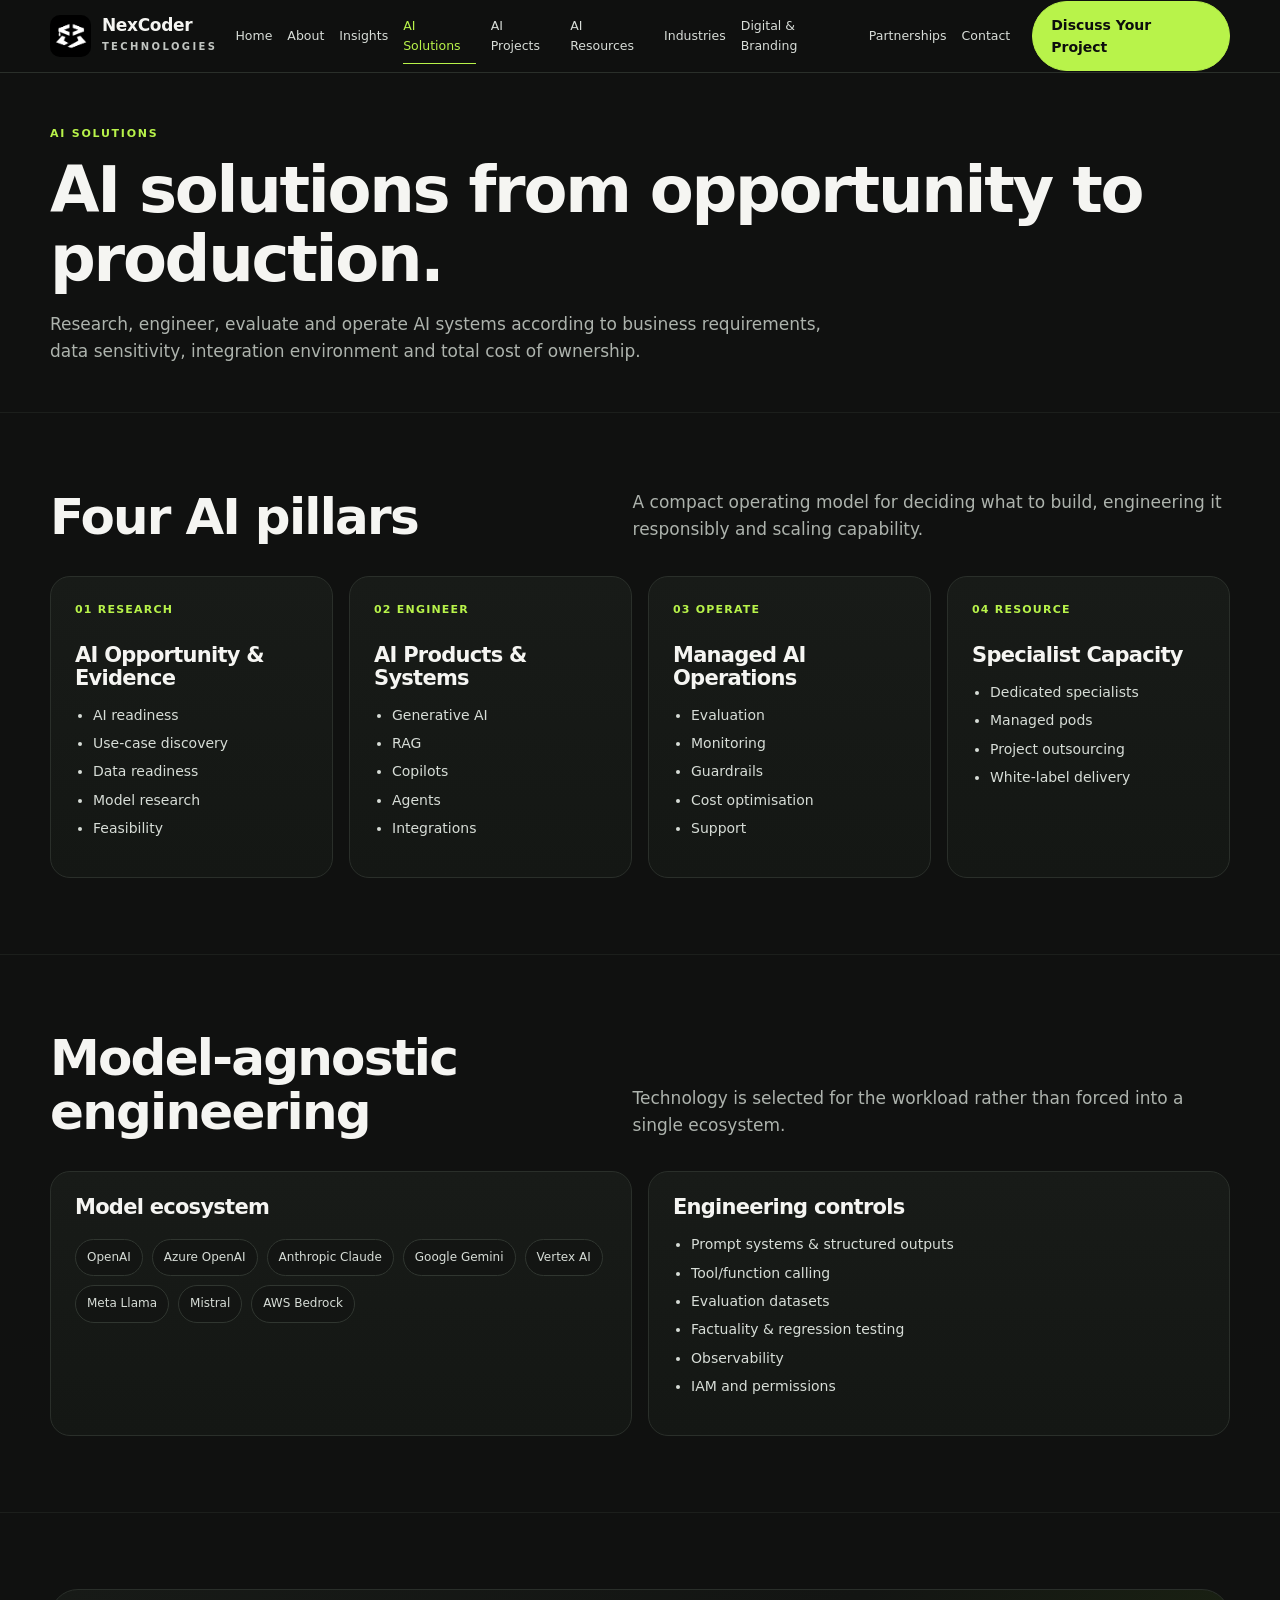
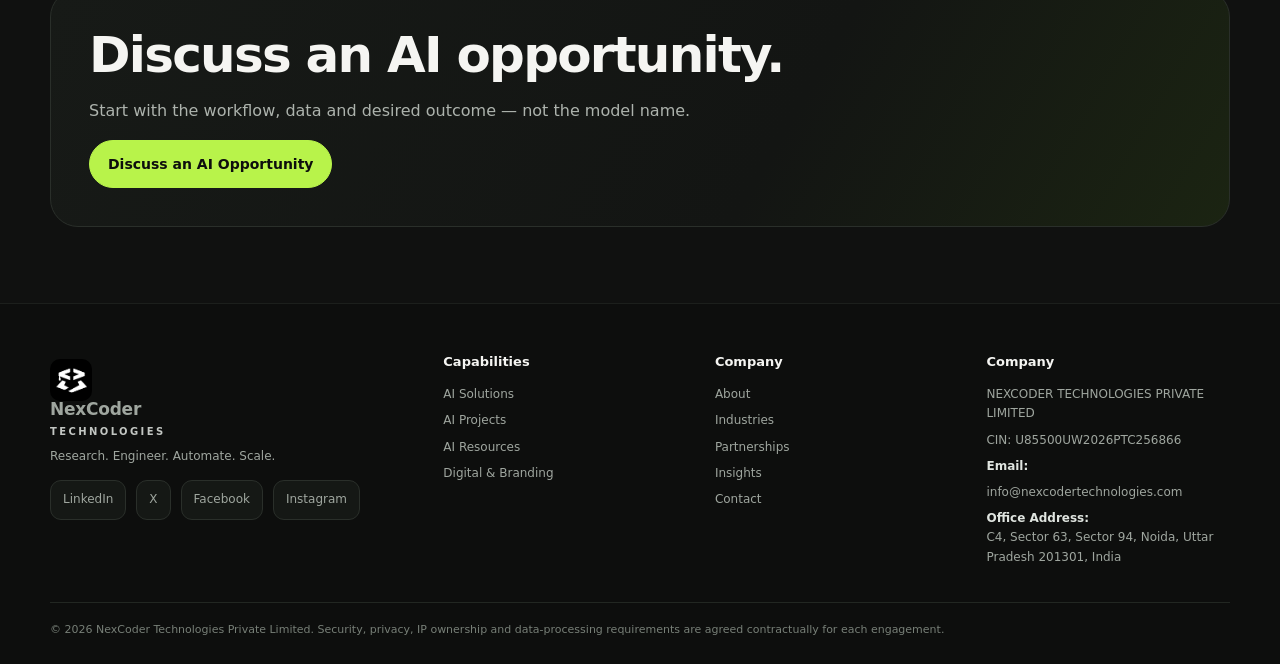
<file: ai-solutions.html>
<!doctype html>
<html lang="en">
<head>
<meta charset="utf-8">
<meta name="viewport" content="width=device-width,initial-scale=1">
<title>AI Solutions & LLM Engineering | NexCoder Technologies</title>
<meta name="description" content="AI consulting, Generative AI, LLM engineering, RAG, agents, evaluation and enterprise integration.">
<link rel="canonical" href="https://nexcodertechnologies.com/ai-solutions.html">
<link rel="icon" href="favicon.png" type="image/png">
<meta name="theme-color" content="#101110">
<meta property="og:type" content="website">
<meta property="og:title" content="AI Solutions & LLM Engineering | NexCoder Technologies">
<meta property="og:description" content="AI consulting, Generative AI, LLM engineering, RAG, agents, evaluation and enterprise integration.">
<meta property="og:url" content="https://nexcodertechnologies.com/ai-solutions.html">
<meta property="og:image" content="https://nexcodertechnologies.com/og-cover.jpg">
<meta property="og:site_name" content="NexCoder Technologies">
<meta name="twitter:card" content="summary_large_image">
<meta name="twitter:title" content="AI Solutions & LLM Engineering | NexCoder Technologies">
<meta name="twitter:description" content="AI consulting, Generative AI, LLM engineering, RAG, agents, evaluation and enterprise integration.">
<meta name="twitter:image" content="https://nexcodertechnologies.com/og-cover.jpg">
<link rel="stylesheet" href="styles.css">
<script type="application/ld+json">{"@context": "https://schema.org", "@type": "Organization", "name": "NEXCODER TECHNOLOGIES", "url": "https://nexcodertechnologies.com/", "logo": "https://nexcodertechnologies.com/logo.jpg", "foundingDate": "2026-08-04", "identifier": {"@type": "PropertyValue", "name": "CIN", "value": "U85500UW2026PTC256866"}, "address": {"@type": "PostalAddress", "streetAddress": "C4, Sector 63, Sector 94", "addressLocality": "Noida", "addressRegion": "Uttar Pradesh", "postalCode": "201301", "addressCountry": "IN"}, "sameAs": ["https://www.linkedin.com/company/nexcoder-technologies/", "https://x.com/NexcoderTechno", "https://www.facebook.com/profile.php?id=61593294118329", "https://www.instagram.com/nexcodertechnologies/"]}</script>
<script type="application/ld+json">{"@context": "https://schema.org", "@type": "Service", "name": "AI Engineering Services", "provider": {"@type": "Organization", "name": "NEXCODER TECHNOLOGIES"}, "areaServed": "Worldwide"}</script>
</head>
<body>

<a class="skip" href="#main">Skip to content</a>
<header class="site-header">
  <div class="wrap nav">
    <a class="brand" href="index.html" aria-label="NexCoder Technologies home">
      <img src="logo.jpg" alt="NexCoder Technologies logo" width="42" height="42">
      <span class="brand-copy"><strong>NexCoder</strong><small>TECHNOLOGIES</small></span>
    </a>
    <nav class="navlinks" aria-label="Primary navigation"><a class="" href="index.html">Home</a><a class="" href="about.html">About</a><a class="" href="insights.html">Insights</a><a class="active" href="ai-solutions.html">AI Solutions</a><a class="" href="ai-projects.html">AI Projects</a><a class="" href="ai-resources.html">AI Resources</a><a class="" href="industries.html">Industries</a><a class="" href="digital-branding.html">Digital & Branding</a><a class="" href="partnerships.html">Partnerships</a><a class="" href="contact.html">Contact</a></nav>
    <a class="btn primary nav-cta" href="contact.html?interest=General%20Project">Discuss Your Project</a>
    <button class="menu" type="button" aria-label="Toggle navigation">☰</button>
  </div>
  <div class="wrap mobile"><a href="index.html">Home</a><a href="about.html">About</a><a href="insights.html">Insights</a><a href="ai-solutions.html">AI Solutions</a><a href="ai-projects.html">AI Projects</a><a href="ai-resources.html">AI Resources</a><a href="industries.html">Industries</a><a href="digital-branding.html">Digital & Branding</a><a href="partnerships.html">Partnerships</a><a href="contact.html">Contact</a></div>
</header>

<main id="main"><section class="page-hero"><div class="wrap"><div class="eyebrow">AI Solutions</div><h1>AI solutions from opportunity to production.</h1><p>Research, engineer, evaluate and operate AI systems according to business requirements, data sensitivity, integration environment and total cost of ownership.</p></div></section>
<section><div class="wrap"><div class="section-head"><h2>Four AI pillars</h2><p>A compact operating model for deciding what to build, engineering it responsibly and scaling capability.</p></div>
<div class="grid four">
<div class="card"><div class="kicker">01 Research</div><h3>AI Opportunity & Evidence</h3><ul><li>AI readiness</li><li>Use-case discovery</li><li>Data readiness</li><li>Model research</li><li>Feasibility</li></ul></div>
<div class="card"><div class="kicker">02 Engineer</div><h3>AI Products & Systems</h3><ul><li>Generative AI</li><li>RAG</li><li>Copilots</li><li>Agents</li><li>Integrations</li></ul></div>
<div class="card"><div class="kicker">03 Operate</div><h3>Managed AI Operations</h3><ul><li>Evaluation</li><li>Monitoring</li><li>Guardrails</li><li>Cost optimisation</li><li>Support</li></ul></div>
<div class="card"><div class="kicker">04 Resource</div><h3>Specialist Capacity</h3><ul><li>Dedicated specialists</li><li>Managed pods</li><li>Project outsourcing</li><li>White-label delivery</li></ul></div>
</div></div></section>
<section><div class="wrap"><div class="section-head"><h2>Model-agnostic engineering</h2><p>Technology is selected for the workload rather than forced into a single ecosystem.</p></div>
<div class="grid two"><div class="card"><h3>Model ecosystem</h3><div class="pills"><span class="pill">OpenAI</span><span class="pill">Azure OpenAI</span><span class="pill">Anthropic Claude</span><span class="pill">Google Gemini</span><span class="pill">Vertex AI</span><span class="pill">Meta Llama</span><span class="pill">Mistral</span><span class="pill">AWS Bedrock</span></div></div>
<div class="card"><h3>Engineering controls</h3><ul><li>Prompt systems & structured outputs</li><li>Tool/function calling</li><li>Evaluation datasets</li><li>Factuality & regression testing</li><li>Observability</li><li>IAM and permissions</li></ul></div></div></div></section>
<section><div class="wrap band"><h2>Discuss an AI opportunity.</h2><p style="color:var(--muted)">Start with the workflow, data and desired outcome — not the model name.</p><a class="btn primary" href="contact.html?interest=AI%20Consulting">Discuss an AI Opportunity</a></div></section>
</main>

<footer>
  <div class="wrap">
    <div class="footer-grid">
      <div>
        <a class="brand" href="index.html"><img src="logo.jpg" alt="" width="42" height="42"><span class="brand-copy"><strong>NexCoder</strong><small>TECHNOLOGIES</small></span></a>
        <p>Research. Engineer. Automate. Scale.</p>
        <div class="social">
          <a href="https://www.linkedin.com/company/nexcoder-technologies/" target="_blank" rel="noopener noreferrer">LinkedIn</a>
          <a href="https://x.com/NexcoderTechno" target="_blank" rel="noopener noreferrer">X</a>
          <a href="https://www.facebook.com/profile.php?id=61593294118329" target="_blank" rel="noopener noreferrer">Facebook</a>
          <a href="https://www.instagram.com/nexcodertechnologies/" target="_blank" rel="noopener noreferrer">Instagram</a>
        </div>
      </div>
      <div><h4>Capabilities</h4><a href="ai-solutions.html">AI Solutions</a><a href="ai-projects.html">AI Projects</a><a href="ai-resources.html">AI Resources</a><a href="digital-branding.html">Digital & Branding</a></div>
      <div><h4>Company</h4><a href="about.html">About</a><a href="industries.html">Industries</a><a href="partnerships.html">Partnerships</a><a href="insights.html">Insights</a><a href="contact.html">Contact</a></div>
      <div><h4>Company</h4><p>NEXCODER TECHNOLOGIES PRIVATE LIMITED</p><p>CIN: U85500UW2026PTC256866</p><p><strong style="color:#dfe4df">Email:</strong><br><a href="mailto:info@nexcodertechnologies.com">info@nexcodertechnologies.com</a></p><p><strong style="color:#dfe4df">Office Address:</strong><br>C4, Sector 63, Sector 94, Noida, Uttar Pradesh 201301, India</p></div>
    </div>
    <div class="legal">© 2026 NexCoder Technologies Private Limited. Security, privacy, IP ownership and data-processing requirements are agreed contractually for each engagement.</div>
  </div>
</footer>
<button class="backtop" aria-label="Back to top">↑</button>
<script src="script.js" defer></script>

</body></html>
</file>
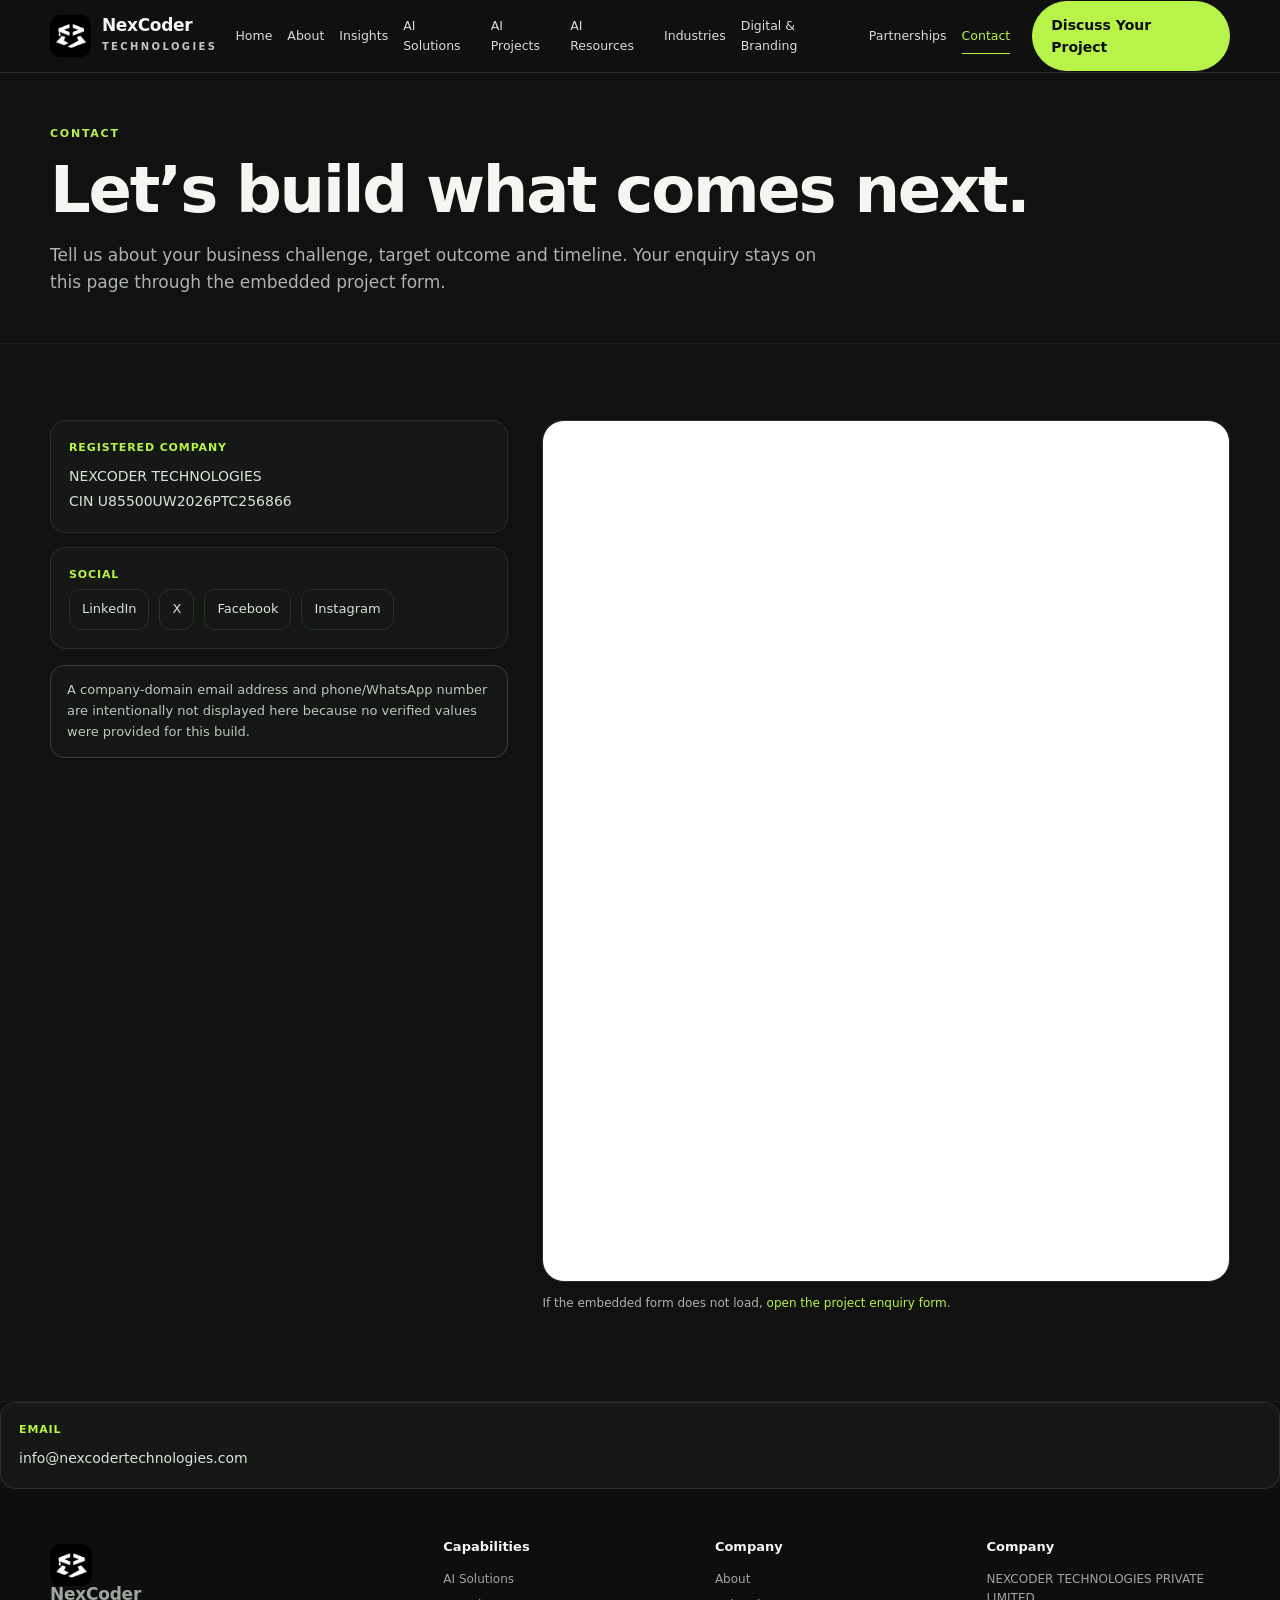
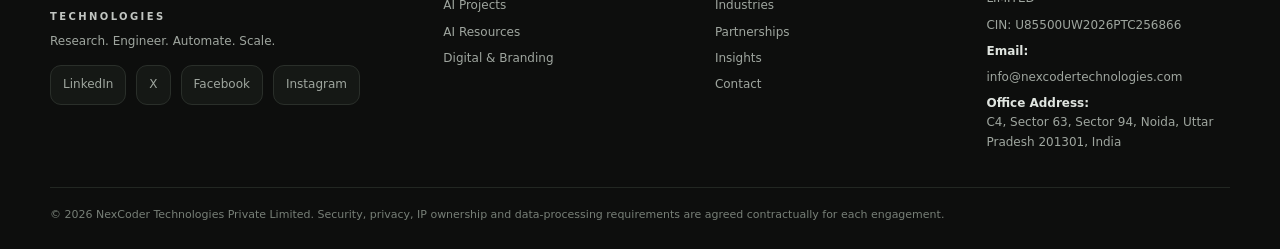
<file: contact.html>
<!doctype html>
<html lang="en">
<head>
<meta charset="utf-8">
<meta name="viewport" content="width=device-width,initial-scale=1">
<title>Contact NexCoder Technologies | Discuss Your Project</title>
<meta name="description" content="Contact NexCoder Technologies about AI projects, consulting, resources, managed pods, partnerships, branding, web, mobile or digital growth.">
<link rel="canonical" href="https://nexcodertechnologies.com/contact.html">
<link rel="icon" href="favicon.png" type="image/png">
<meta name="theme-color" content="#101110">
<meta property="og:type" content="website">
<meta property="og:title" content="Contact NexCoder Technologies | Discuss Your Project">
<meta property="og:description" content="Contact NexCoder Technologies about AI projects, consulting, resources, managed pods, partnerships, branding, web, mobile or digital growth.">
<meta property="og:url" content="https://nexcodertechnologies.com/contact.html">
<meta property="og:image" content="https://nexcodertechnologies.com/og-cover.jpg">
<meta property="og:site_name" content="NexCoder Technologies">
<meta name="twitter:card" content="summary_large_image">
<meta name="twitter:title" content="Contact NexCoder Technologies | Discuss Your Project">
<meta name="twitter:description" content="Contact NexCoder Technologies about AI projects, consulting, resources, managed pods, partnerships, branding, web, mobile or digital growth.">
<meta name="twitter:image" content="https://nexcodertechnologies.com/og-cover.jpg">
<link rel="stylesheet" href="styles.css">
<script type="application/ld+json">{"@context": "https://schema.org", "@type": "Organization", "name": "NEXCODER TECHNOLOGIES", "url": "https://nexcodertechnologies.com/", "logo": "https://nexcodertechnologies.com/logo.jpg", "foundingDate": "2026-08-04", "identifier": {"@type": "PropertyValue", "name": "CIN", "value": "U85500UW2026PTC256866"}, "address": {"@type": "PostalAddress", "streetAddress": "C4, Sector 63, Sector 94", "addressLocality": "Noida", "addressRegion": "Uttar Pradesh", "postalCode": "201301", "addressCountry": "IN"}, "sameAs": ["https://www.linkedin.com/company/nexcoder-technologies/", "https://x.com/NexcoderTechno", "https://www.facebook.com/profile.php?id=61593294118329", "https://www.instagram.com/nexcodertechnologies/"]}</script>
</head>
<body>

<a class="skip" href="#main">Skip to content</a>
<header class="site-header">
  <div class="wrap nav">
    <a class="brand" href="index.html" aria-label="NexCoder Technologies home">
      <img src="logo.jpg" alt="NexCoder Technologies logo" width="42" height="42">
      <span class="brand-copy"><strong>NexCoder</strong><small>TECHNOLOGIES</small></span>
    </a>
    <nav class="navlinks" aria-label="Primary navigation"><a class="" href="index.html">Home</a><a class="" href="about.html">About</a><a class="" href="insights.html">Insights</a><a class="" href="ai-solutions.html">AI Solutions</a><a class="" href="ai-projects.html">AI Projects</a><a class="" href="ai-resources.html">AI Resources</a><a class="" href="industries.html">Industries</a><a class="" href="digital-branding.html">Digital & Branding</a><a class="" href="partnerships.html">Partnerships</a><a class="active" href="contact.html">Contact</a></nav>
    <a class="btn primary nav-cta" href="contact.html?interest=General%20Project">Discuss Your Project</a>
    <button class="menu" type="button" aria-label="Toggle navigation">☰</button>
  </div>
  <div class="wrap mobile"><a href="index.html">Home</a><a href="about.html">About</a><a href="insights.html">Insights</a><a href="ai-solutions.html">AI Solutions</a><a href="ai-projects.html">AI Projects</a><a href="ai-resources.html">AI Resources</a><a href="industries.html">Industries</a><a href="digital-branding.html">Digital & Branding</a><a href="partnerships.html">Partnerships</a><a href="contact.html">Contact</a></div>
</header>

<main id="main"><section class="page-hero"><div class="wrap"><div class="eyebrow">Contact</div><h1>Let’s build what comes next.</h1><p>Tell us about your business challenge, target outcome and timeline. Your enquiry stays on this page through the embedded project form.</p></div></section>
<section><div class="wrap contact-grid">
<div><div class="contact-meta">
<div class="meta-box"><b>Registered company</b><span>NEXCODER TECHNOLOGIES<br>CIN U85500UW2026PTC256866</span></div>

<div class="meta-box"><b>Social</b><div class="social"><a href="https://www.linkedin.com/company/nexcoder-technologies/" target="_blank" rel="noopener noreferrer">LinkedIn</a><a href="https://x.com/NexcoderTechno" target="_blank" rel="noopener noreferrer">X</a><a href="https://www.facebook.com/profile.php?id=61593294118329" target="_blank" rel="noopener noreferrer">Facebook</a><a href="https://www.instagram.com/nexcodertechnologies/" target="_blank" rel="noopener noreferrer">Instagram</a></div></div>
</div>
<div class="notice" style="margin-top:16px">A company-domain email address and phone/WhatsApp number are intentionally not displayed here because no verified values were provided for this build.</div>
</div>
<div><div class="intent" data-intent></div><div class="form-shell"><iframe title="NexCoder project enquiry form" src="https://forms.gle/zzr1wbfg7RMbBNoQ9" loading="eager" referrerpolicy="strict-origin-when-cross-origin">Your browser cannot display the form.</iframe></div><p style="font-size:12px;color:var(--muted)">If the embedded form does not load, <a style="color:var(--lime)" href="https://forms.gle/zzr1wbfg7RMbBNoQ9" target="_blank" rel="noopener noreferrer">open the project enquiry form</a>.</p></div>
</div></section>

<div class="meta-box">
  <b>Email</b>
  <a href="mailto:info@nexcodertechnologies.com">info@nexcodertechnologies.com</a>
</div>

</main>

<footer>
  <div class="wrap">
    <div class="footer-grid">
      <div>
        <a class="brand" href="index.html"><img src="logo.jpg" alt="" width="42" height="42"><span class="brand-copy"><strong>NexCoder</strong><small>TECHNOLOGIES</small></span></a>
        <p>Research. Engineer. Automate. Scale.</p>
        <div class="social">
          <a href="https://www.linkedin.com/company/nexcoder-technologies/" target="_blank" rel="noopener noreferrer">LinkedIn</a>
          <a href="https://x.com/NexcoderTechno" target="_blank" rel="noopener noreferrer">X</a>
          <a href="https://www.facebook.com/profile.php?id=61593294118329" target="_blank" rel="noopener noreferrer">Facebook</a>
          <a href="https://www.instagram.com/nexcodertechnologies/" target="_blank" rel="noopener noreferrer">Instagram</a>
        </div>
      </div>
      <div><h4>Capabilities</h4><a href="ai-solutions.html">AI Solutions</a><a href="ai-projects.html">AI Projects</a><a href="ai-resources.html">AI Resources</a><a href="digital-branding.html">Digital & Branding</a></div>
      <div><h4>Company</h4><a href="about.html">About</a><a href="industries.html">Industries</a><a href="partnerships.html">Partnerships</a><a href="insights.html">Insights</a><a href="contact.html">Contact</a></div>
      <div><h4>Company</h4><p>NEXCODER TECHNOLOGIES PRIVATE LIMITED</p><p>CIN: U85500UW2026PTC256866</p><p><strong style="color:#dfe4df">Email:</strong><br><a href="mailto:info@nexcodertechnologies.com">info@nexcodertechnologies.com</a></p><p><strong style="color:#dfe4df">Office Address:</strong><br>C4, Sector 63, Sector 94, Noida, Uttar Pradesh 201301, India</p></div>
    </div>
    <div class="legal">© 2026 NexCoder Technologies Private Limited. Security, privacy, IP ownership and data-processing requirements are agreed contractually for each engagement.</div>
  </div>
</footer>
<button class="backtop" aria-label="Back to top">↑</button>
<script src="script.js" defer></script>

</body></html>
</file>
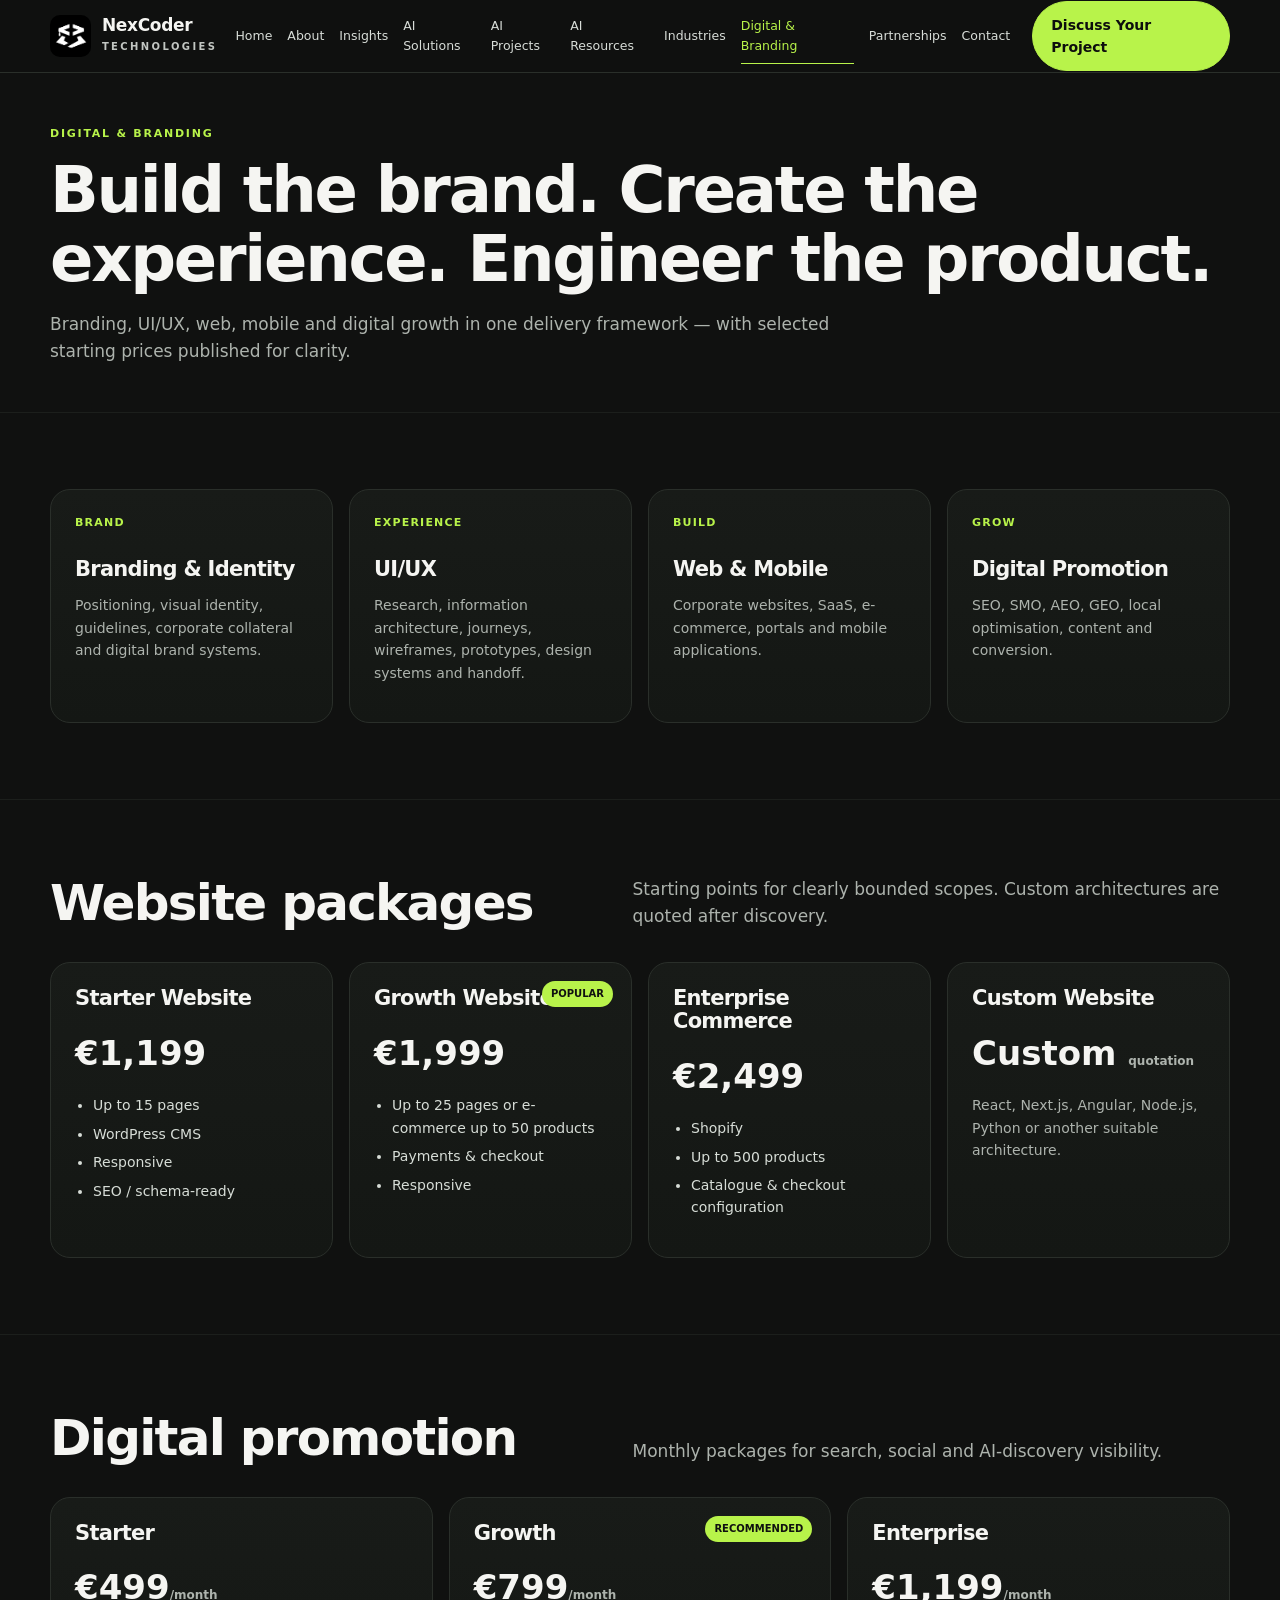
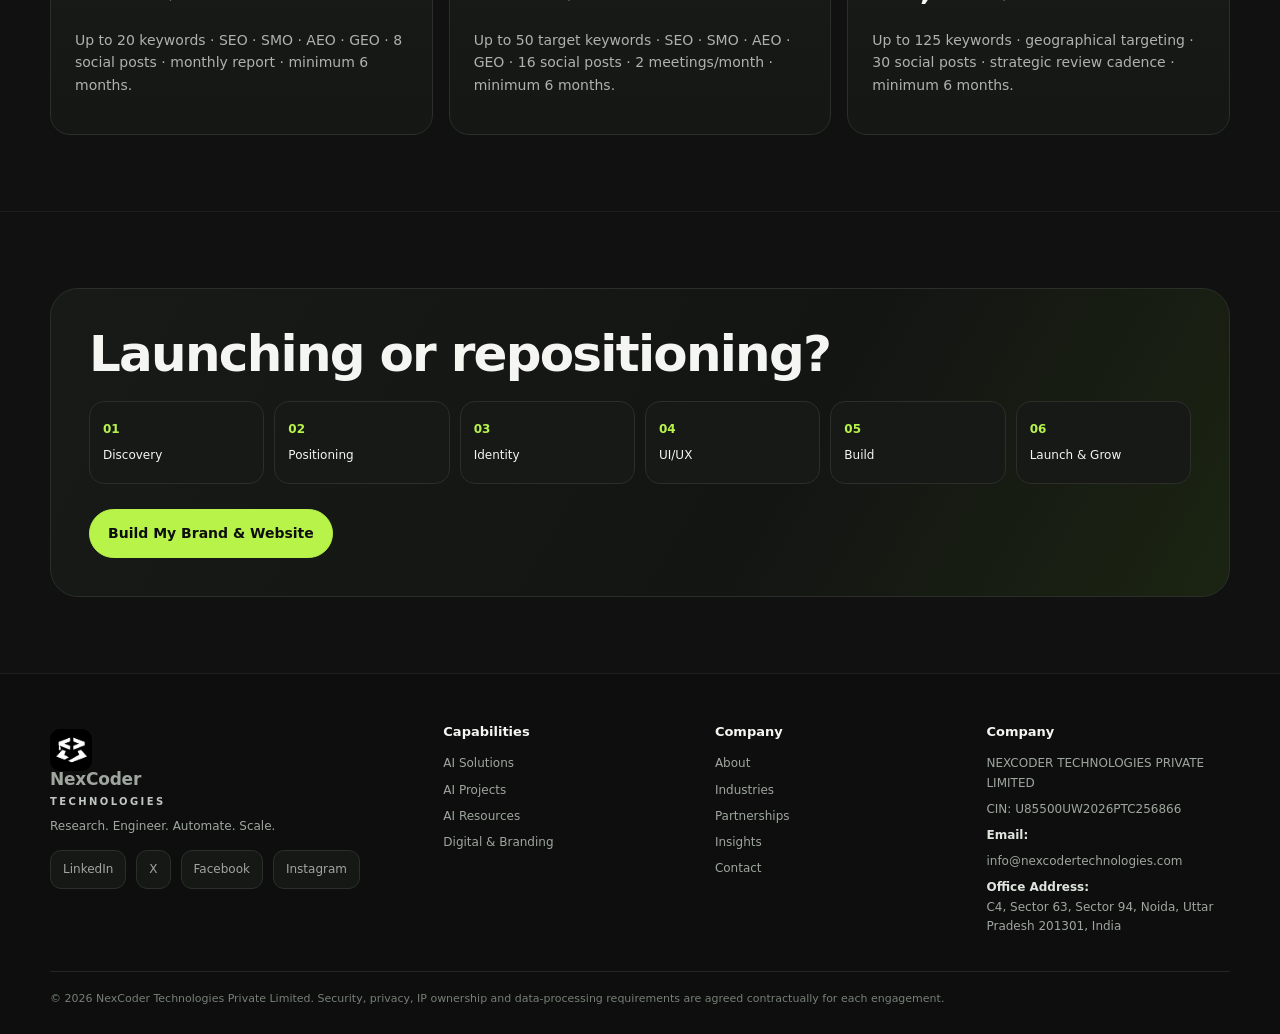
<file: digital-branding.html>
<!doctype html>
<html lang="en">
<head>
<meta charset="utf-8">
<meta name="viewport" content="width=device-width,initial-scale=1">
<title>Digital Products, Branding & Growth | NexCoder Technologies</title>
<meta name="description" content="Branding, UI/UX, web development, mobile apps, e-commerce, SEO, AEO, GEO and digital growth services.">
<link rel="canonical" href="https://nexcodertechnologies.com/digital-branding.html">
<link rel="icon" href="favicon.png" type="image/png">
<meta name="theme-color" content="#101110">
<meta property="og:type" content="website">
<meta property="og:title" content="Digital Products, Branding & Growth | NexCoder Technologies">
<meta property="og:description" content="Branding, UI/UX, web development, mobile apps, e-commerce, SEO, AEO, GEO and digital growth services.">
<meta property="og:url" content="https://nexcodertechnologies.com/digital-branding.html">
<meta property="og:image" content="https://nexcodertechnologies.com/og-cover.jpg">
<meta property="og:site_name" content="NexCoder Technologies">
<meta name="twitter:card" content="summary_large_image">
<meta name="twitter:title" content="Digital Products, Branding & Growth | NexCoder Technologies">
<meta name="twitter:description" content="Branding, UI/UX, web development, mobile apps, e-commerce, SEO, AEO, GEO and digital growth services.">
<meta name="twitter:image" content="https://nexcodertechnologies.com/og-cover.jpg">
<link rel="stylesheet" href="styles.css">
<script type="application/ld+json">{"@context": "https://schema.org", "@type": "Organization", "name": "NEXCODER TECHNOLOGIES", "url": "https://nexcodertechnologies.com/", "logo": "https://nexcodertechnologies.com/logo.jpg", "foundingDate": "2026-08-04", "identifier": {"@type": "PropertyValue", "name": "CIN", "value": "U85500UW2026PTC256866"}, "address": {"@type": "PostalAddress", "streetAddress": "C4, Sector 63, Sector 94", "addressLocality": "Noida", "addressRegion": "Uttar Pradesh", "postalCode": "201301", "addressCountry": "IN"}, "sameAs": ["https://www.linkedin.com/company/nexcoder-technologies/", "https://x.com/NexcoderTechno", "https://www.facebook.com/profile.php?id=61593294118329", "https://www.instagram.com/nexcodertechnologies/"]}</script>
</head>
<body>

<a class="skip" href="#main">Skip to content</a>
<header class="site-header">
  <div class="wrap nav">
    <a class="brand" href="index.html" aria-label="NexCoder Technologies home">
      <img src="logo.jpg" alt="NexCoder Technologies logo" width="42" height="42">
      <span class="brand-copy"><strong>NexCoder</strong><small>TECHNOLOGIES</small></span>
    </a>
    <nav class="navlinks" aria-label="Primary navigation"><a class="" href="index.html">Home</a><a class="" href="about.html">About</a><a class="" href="insights.html">Insights</a><a class="" href="ai-solutions.html">AI Solutions</a><a class="" href="ai-projects.html">AI Projects</a><a class="" href="ai-resources.html">AI Resources</a><a class="" href="industries.html">Industries</a><a class="active" href="digital-branding.html">Digital & Branding</a><a class="" href="partnerships.html">Partnerships</a><a class="" href="contact.html">Contact</a></nav>
    <a class="btn primary nav-cta" href="contact.html?interest=General%20Project">Discuss Your Project</a>
    <button class="menu" type="button" aria-label="Toggle navigation">☰</button>
  </div>
  <div class="wrap mobile"><a href="index.html">Home</a><a href="about.html">About</a><a href="insights.html">Insights</a><a href="ai-solutions.html">AI Solutions</a><a href="ai-projects.html">AI Projects</a><a href="ai-resources.html">AI Resources</a><a href="industries.html">Industries</a><a href="digital-branding.html">Digital & Branding</a><a href="partnerships.html">Partnerships</a><a href="contact.html">Contact</a></div>
</header>

<main id="main"><section class="page-hero"><div class="wrap"><div class="eyebrow">Digital & Branding</div><h1>Build the brand. Create the experience. Engineer the product.</h1><p>Branding, UI/UX, web, mobile and digital growth in one delivery framework — with selected starting prices published for clarity.</p></div></section>
<section><div class="wrap"><div class="grid four">
<div class="card"><div class="kicker">Brand</div><h3>Branding & Identity</h3><p>Positioning, visual identity, guidelines, corporate collateral and digital brand systems.</p></div>
<div class="card"><div class="kicker">Experience</div><h3>UI/UX</h3><p>Research, information architecture, journeys, wireframes, prototypes, design systems and handoff.</p></div>
<div class="card"><div class="kicker">Build</div><h3>Web & Mobile</h3><p>Corporate websites, SaaS, e-commerce, portals and mobile applications.</p></div>
<div class="card"><div class="kicker">Grow</div><h3>Digital Promotion</h3><p>SEO, SMO, AEO, GEO, local optimisation, content and conversion.</p></div>
</div></div></section>
<section><div class="wrap"><div class="section-head"><h2>Website packages</h2><p>Starting points for clearly bounded scopes. Custom architectures are quoted after discovery.</p></div>
<div class="grid four">
<div class="card price"><h3>Starter Website</h3><div class="amount">€1,199</div><ul><li>Up to 15 pages</li><li>WordPress CMS</li><li>Responsive</li><li>SEO / schema-ready</li></ul></div>
<div class="card price"><span class="badge">POPULAR</span><h3>Growth Website</h3><div class="amount">€1,999</div><ul><li>Up to 25 pages or e-commerce up to 50 products</li><li>Payments & checkout</li><li>Responsive</li></ul></div>
<div class="card price"><h3>Enterprise Commerce</h3><div class="amount">€2,499</div><ul><li>Shopify</li><li>Up to 500 products</li><li>Catalogue & checkout configuration</li></ul></div>
<div class="card price"><h3>Custom Website</h3><div class="amount">Custom <small>quotation</small></div><p>React, Next.js, Angular, Node.js, Python or another suitable architecture.</p></div>
</div></div></section>
<section><div class="wrap"><div class="section-head"><h2>Digital promotion</h2><p>Monthly packages for search, social and AI-discovery visibility.</p></div>
<div class="grid">
<div class="card price"><h3>Starter</h3><div class="amount">€499<small>/month</small></div><p>Up to 20 keywords · SEO · SMO · AEO · GEO · 8 social posts · monthly report · minimum 6 months.</p></div>
<div class="card price"><span class="badge">RECOMMENDED</span><h3>Growth</h3><div class="amount">€799<small>/month</small></div><p>Up to 50 target keywords · SEO · SMO · AEO · GEO · 16 social posts · 2 meetings/month · minimum 6 months.</p></div>
<div class="card price"><h3>Enterprise</h3><div class="amount">€1,199<small>/month</small></div><p>Up to 125 keywords · geographical targeting · 30 social posts · strategic review cadence · minimum 6 months.</p></div>
</div></div></section>
<section><div class="wrap band"><h2>Launching or repositioning?</h2><div class="process" style="margin-top:20px"><div class="step"><b>01</b>Discovery</div><div class="step"><b>02</b>Positioning</div><div class="step"><b>03</b>Identity</div><div class="step"><b>04</b>UI/UX</div><div class="step"><b>05</b>Build</div><div class="step"><b>06</b>Launch & Grow</div></div><div class="hero-actions"><a class="btn primary" href="contact.html?interest=Brand%20and%20Website">Build My Brand & Website</a></div></div></section>
</main>

<footer>
  <div class="wrap">
    <div class="footer-grid">
      <div>
        <a class="brand" href="index.html"><img src="logo.jpg" alt="" width="42" height="42"><span class="brand-copy"><strong>NexCoder</strong><small>TECHNOLOGIES</small></span></a>
        <p>Research. Engineer. Automate. Scale.</p>
        <div class="social">
          <a href="https://www.linkedin.com/company/nexcoder-technologies/" target="_blank" rel="noopener noreferrer">LinkedIn</a>
          <a href="https://x.com/NexcoderTechno" target="_blank" rel="noopener noreferrer">X</a>
          <a href="https://www.facebook.com/profile.php?id=61593294118329" target="_blank" rel="noopener noreferrer">Facebook</a>
          <a href="https://www.instagram.com/nexcodertechnologies/" target="_blank" rel="noopener noreferrer">Instagram</a>
        </div>
      </div>
      <div><h4>Capabilities</h4><a href="ai-solutions.html">AI Solutions</a><a href="ai-projects.html">AI Projects</a><a href="ai-resources.html">AI Resources</a><a href="digital-branding.html">Digital & Branding</a></div>
      <div><h4>Company</h4><a href="about.html">About</a><a href="industries.html">Industries</a><a href="partnerships.html">Partnerships</a><a href="insights.html">Insights</a><a href="contact.html">Contact</a></div>
      <div><h4>Company</h4><p>NEXCODER TECHNOLOGIES PRIVATE LIMITED</p><p>CIN: U85500UW2026PTC256866</p><p><strong style="color:#dfe4df">Email:</strong><br><a href="mailto:info@nexcodertechnologies.com">info@nexcodertechnologies.com</a></p><p><strong style="color:#dfe4df">Office Address:</strong><br>C4, Sector 63, Sector 94, Noida, Uttar Pradesh 201301, India</p></div>
    </div>
    <div class="legal">© 2026 NexCoder Technologies Private Limited. Security, privacy, IP ownership and data-processing requirements are agreed contractually for each engagement.</div>
  </div>
</footer>
<button class="backtop" aria-label="Back to top">↑</button>
<script src="script.js" defer></script>

</body></html>
</file>
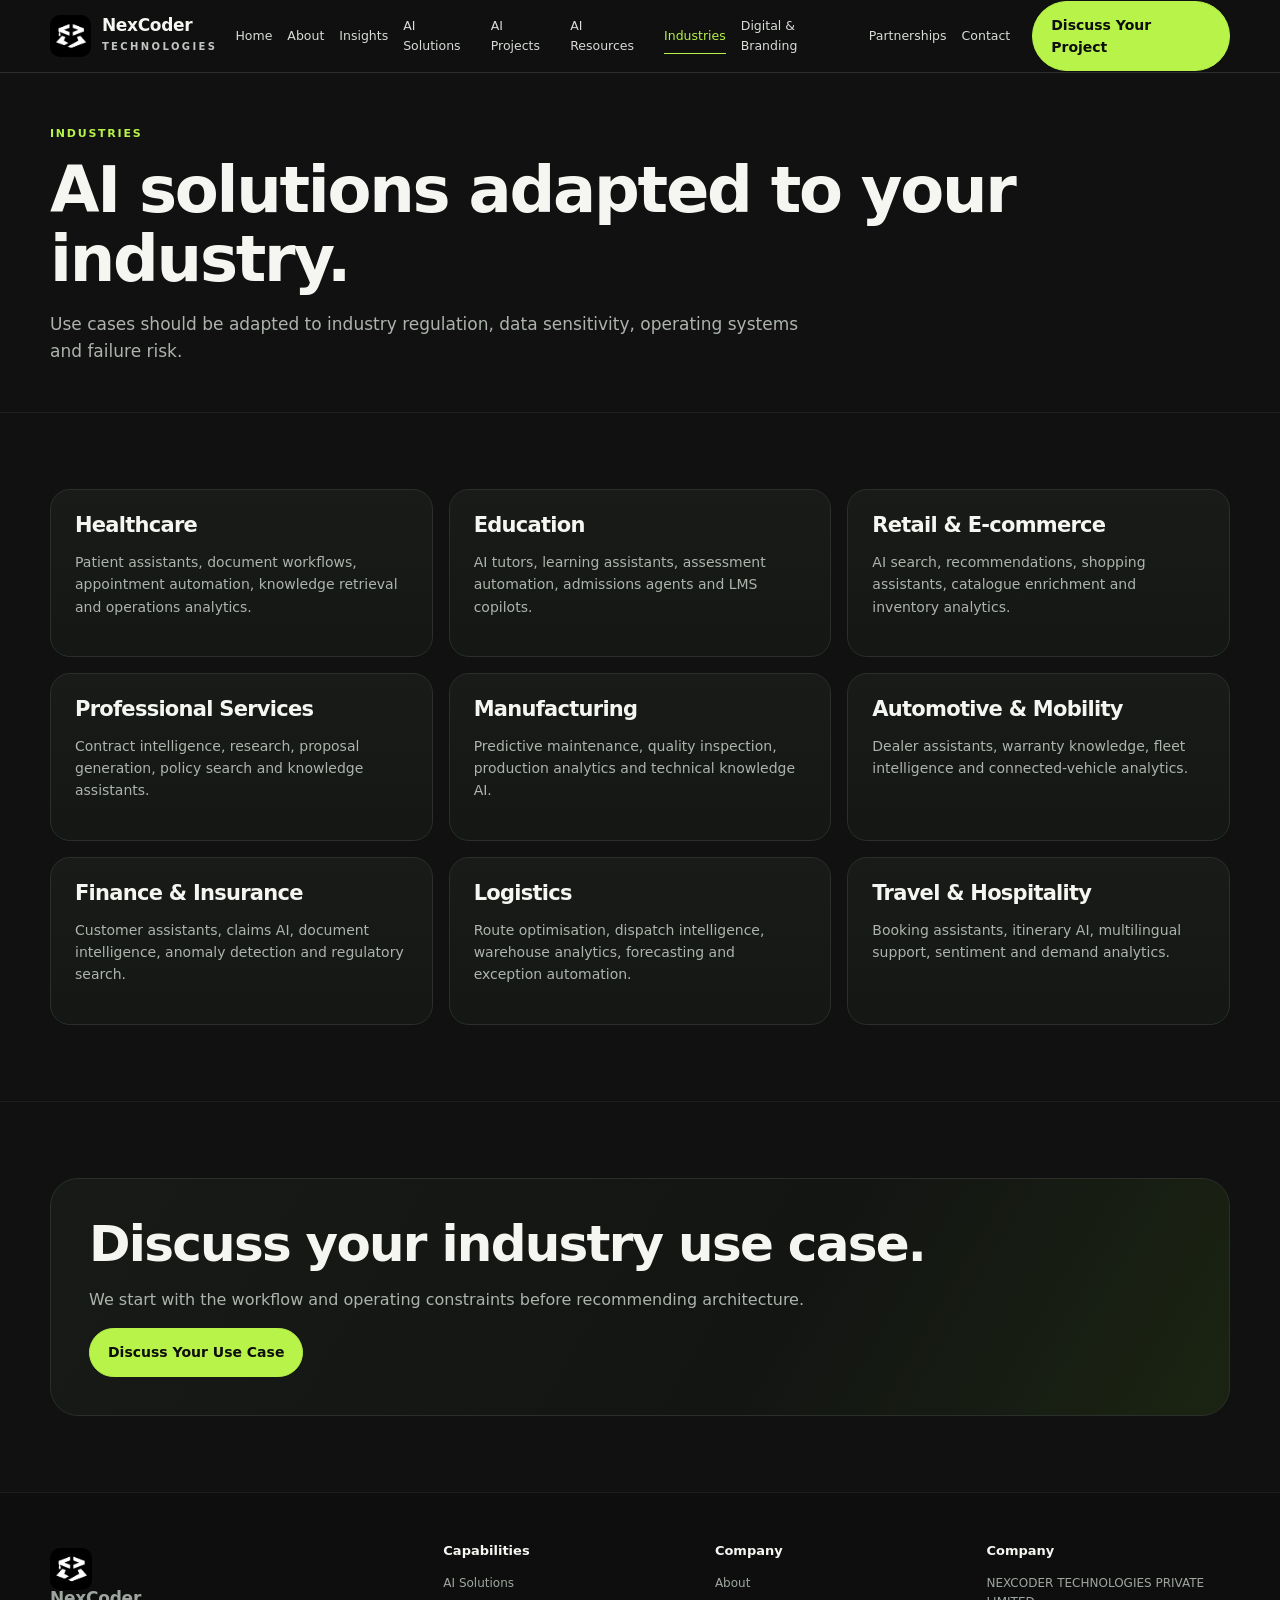
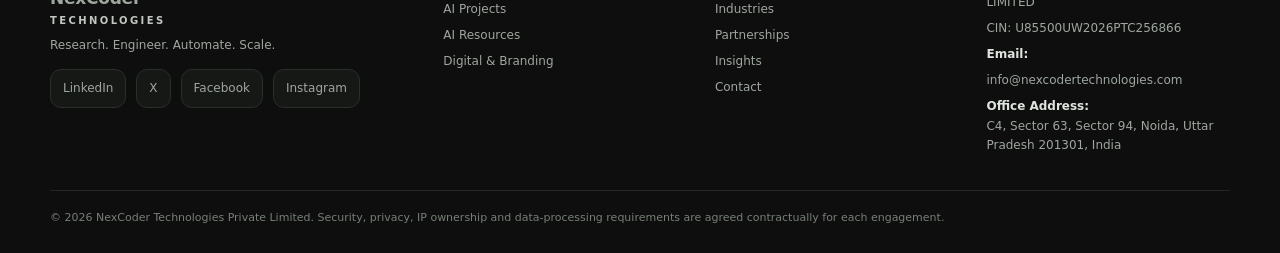
<file: industries.html>
<!doctype html>
<html lang="en">
<head>
<meta charset="utf-8">
<meta name="viewport" content="width=device-width,initial-scale=1">
<title>Industry AI Solutions | NexCoder Technologies</title>
<meta name="description" content="AI solution concepts for healthcare, education, retail, professional services, manufacturing, automotive, finance, logistics and travel.">
<link rel="canonical" href="https://nexcodertechnologies.com/industries.html">
<link rel="icon" href="favicon.png" type="image/png">
<meta name="theme-color" content="#101110">
<meta property="og:type" content="website">
<meta property="og:title" content="Industry AI Solutions | NexCoder Technologies">
<meta property="og:description" content="AI solution concepts for healthcare, education, retail, professional services, manufacturing, automotive, finance, logistics and travel.">
<meta property="og:url" content="https://nexcodertechnologies.com/industries.html">
<meta property="og:image" content="https://nexcodertechnologies.com/og-cover.jpg">
<meta property="og:site_name" content="NexCoder Technologies">
<meta name="twitter:card" content="summary_large_image">
<meta name="twitter:title" content="Industry AI Solutions | NexCoder Technologies">
<meta name="twitter:description" content="AI solution concepts for healthcare, education, retail, professional services, manufacturing, automotive, finance, logistics and travel.">
<meta name="twitter:image" content="https://nexcodertechnologies.com/og-cover.jpg">
<link rel="stylesheet" href="styles.css">
<script type="application/ld+json">{"@context": "https://schema.org", "@type": "Organization", "name": "NEXCODER TECHNOLOGIES", "url": "https://nexcodertechnologies.com/", "logo": "https://nexcodertechnologies.com/logo.jpg", "foundingDate": "2026-08-04", "identifier": {"@type": "PropertyValue", "name": "CIN", "value": "U85500UW2026PTC256866"}, "address": {"@type": "PostalAddress", "streetAddress": "C4, Sector 63, Sector 94", "addressLocality": "Noida", "addressRegion": "Uttar Pradesh", "postalCode": "201301", "addressCountry": "IN"}, "sameAs": ["https://www.linkedin.com/company/nexcoder-technologies/", "https://x.com/NexcoderTechno", "https://www.facebook.com/profile.php?id=61593294118329", "https://www.instagram.com/nexcodertechnologies/"]}</script>
</head>
<body>

<a class="skip" href="#main">Skip to content</a>
<header class="site-header">
  <div class="wrap nav">
    <a class="brand" href="index.html" aria-label="NexCoder Technologies home">
      <img src="logo.jpg" alt="NexCoder Technologies logo" width="42" height="42">
      <span class="brand-copy"><strong>NexCoder</strong><small>TECHNOLOGIES</small></span>
    </a>
    <nav class="navlinks" aria-label="Primary navigation"><a class="" href="index.html">Home</a><a class="" href="about.html">About</a><a class="" href="insights.html">Insights</a><a class="" href="ai-solutions.html">AI Solutions</a><a class="" href="ai-projects.html">AI Projects</a><a class="" href="ai-resources.html">AI Resources</a><a class="active" href="industries.html">Industries</a><a class="" href="digital-branding.html">Digital & Branding</a><a class="" href="partnerships.html">Partnerships</a><a class="" href="contact.html">Contact</a></nav>
    <a class="btn primary nav-cta" href="contact.html?interest=General%20Project">Discuss Your Project</a>
    <button class="menu" type="button" aria-label="Toggle navigation">☰</button>
  </div>
  <div class="wrap mobile"><a href="index.html">Home</a><a href="about.html">About</a><a href="insights.html">Insights</a><a href="ai-solutions.html">AI Solutions</a><a href="ai-projects.html">AI Projects</a><a href="ai-resources.html">AI Resources</a><a href="industries.html">Industries</a><a href="digital-branding.html">Digital & Branding</a><a href="partnerships.html">Partnerships</a><a href="contact.html">Contact</a></div>
</header>

<main id="main"><section class="page-hero"><div class="wrap"><div class="eyebrow">Industries</div><h1>AI solutions adapted to your industry.</h1><p>Use cases should be adapted to industry regulation, data sensitivity, operating systems and failure risk.</p></div></section><section><div class="wrap"><div class="grid"><div class="card"><h3>Healthcare</h3><p>Patient assistants, document workflows, appointment automation, knowledge retrieval and operations analytics.</p></div><div class="card"><h3>Education</h3><p>AI tutors, learning assistants, assessment automation, admissions agents and LMS copilots.</p></div><div class="card"><h3>Retail & E-commerce</h3><p>AI search, recommendations, shopping assistants, catalogue enrichment and inventory analytics.</p></div><div class="card"><h3>Professional Services</h3><p>Contract intelligence, research, proposal generation, policy search and knowledge assistants.</p></div><div class="card"><h3>Manufacturing</h3><p>Predictive maintenance, quality inspection, production analytics and technical knowledge AI.</p></div><div class="card"><h3>Automotive & Mobility</h3><p>Dealer assistants, warranty knowledge, fleet intelligence and connected-vehicle analytics.</p></div><div class="card"><h3>Finance & Insurance</h3><p>Customer assistants, claims AI, document intelligence, anomaly detection and regulatory search.</p></div><div class="card"><h3>Logistics</h3><p>Route optimisation, dispatch intelligence, warehouse analytics, forecasting and exception automation.</p></div><div class="card"><h3>Travel & Hospitality</h3><p>Booking assistants, itinerary AI, multilingual support, sentiment and demand analytics.</p></div></div></div></section><section><div class="wrap band"><h2>Discuss your industry use case.</h2><p style="color:var(--muted)">We start with the workflow and operating constraints before recommending architecture.</p><a class="btn primary" href="contact.html?interest=Industry%20AI%20Use%20Case">Discuss Your Use Case</a></div></section></main>

<footer>
  <div class="wrap">
    <div class="footer-grid">
      <div>
        <a class="brand" href="index.html"><img src="logo.jpg" alt="" width="42" height="42"><span class="brand-copy"><strong>NexCoder</strong><small>TECHNOLOGIES</small></span></a>
        <p>Research. Engineer. Automate. Scale.</p>
        <div class="social">
          <a href="https://www.linkedin.com/company/nexcoder-technologies/" target="_blank" rel="noopener noreferrer">LinkedIn</a>
          <a href="https://x.com/NexcoderTechno" target="_blank" rel="noopener noreferrer">X</a>
          <a href="https://www.facebook.com/profile.php?id=61593294118329" target="_blank" rel="noopener noreferrer">Facebook</a>
          <a href="https://www.instagram.com/nexcodertechnologies/" target="_blank" rel="noopener noreferrer">Instagram</a>
        </div>
      </div>
      <div><h4>Capabilities</h4><a href="ai-solutions.html">AI Solutions</a><a href="ai-projects.html">AI Projects</a><a href="ai-resources.html">AI Resources</a><a href="digital-branding.html">Digital & Branding</a></div>
      <div><h4>Company</h4><a href="about.html">About</a><a href="industries.html">Industries</a><a href="partnerships.html">Partnerships</a><a href="insights.html">Insights</a><a href="contact.html">Contact</a></div>
      <div><h4>Company</h4><p>NEXCODER TECHNOLOGIES PRIVATE LIMITED</p><p>CIN: U85500UW2026PTC256866</p><p><strong style="color:#dfe4df">Email:</strong><br><a href="mailto:info@nexcodertechnologies.com">info@nexcodertechnologies.com</a></p><p><strong style="color:#dfe4df">Office Address:</strong><br>C4, Sector 63, Sector 94, Noida, Uttar Pradesh 201301, India</p></div>
    </div>
    <div class="legal">© 2026 NexCoder Technologies Private Limited. Security, privacy, IP ownership and data-processing requirements are agreed contractually for each engagement.</div>
  </div>
</footer>
<button class="backtop" aria-label="Back to top">↑</button>
<script src="script.js" defer></script>

</body></html>
</file>
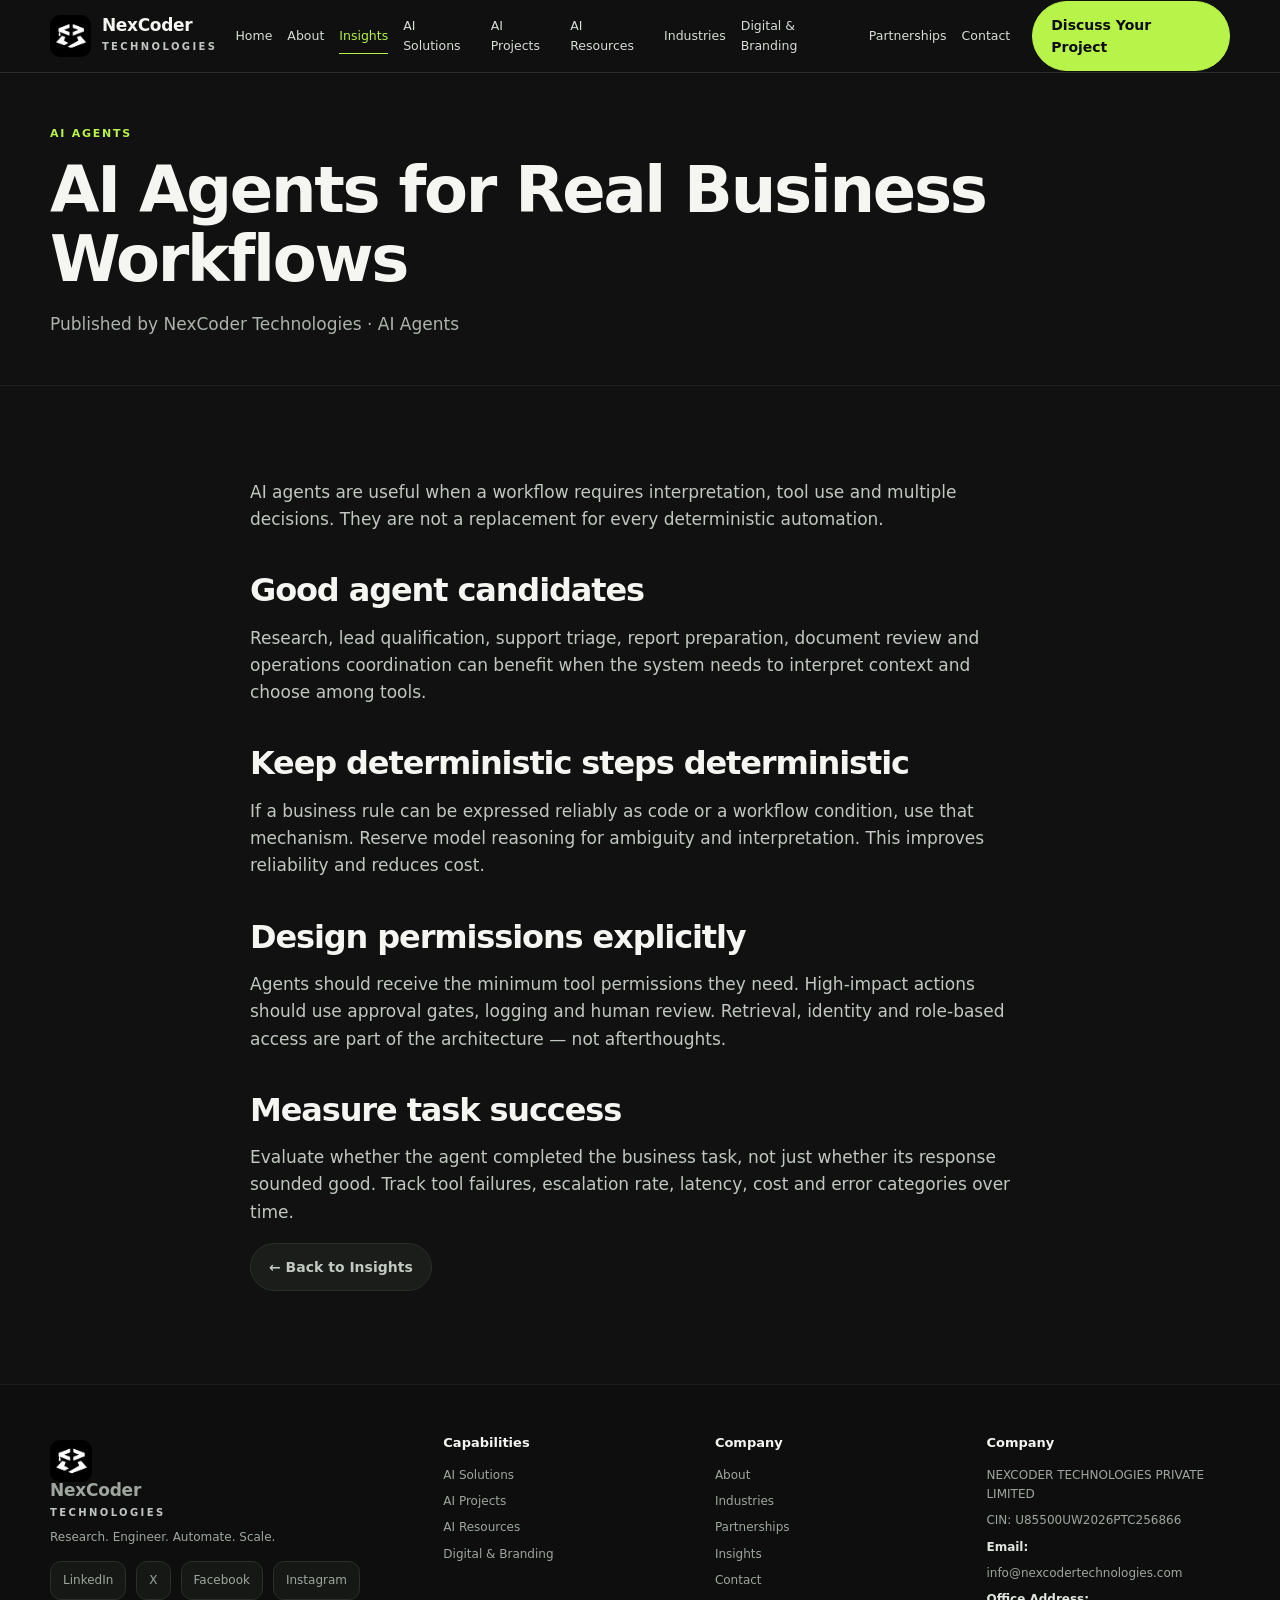
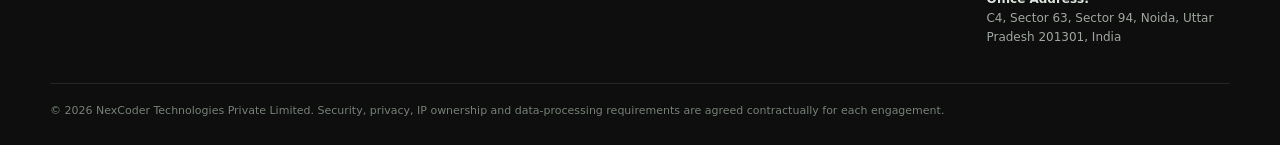
<file: insight-ai-agents-workflows.html>
<!doctype html>
<html lang="en">
<head>
<meta charset="utf-8">
<meta name="viewport" content="width=device-width,initial-scale=1">
<title>AI Agents for Real Business Workflows | NexCoder Technologies</title>
<meta name="description" content="AI Agents for Real Business Workflows: a practical NexCoder Technologies perspective on ai agents.">
<link rel="canonical" href="https://nexcodertechnologies.com/insight-ai-agents-workflows.html">
<link rel="icon" href="favicon.png" type="image/png">
<meta name="theme-color" content="#101110">
<meta property="og:type" content="website">
<meta property="og:title" content="AI Agents for Real Business Workflows | NexCoder Technologies">
<meta property="og:description" content="AI Agents for Real Business Workflows: a practical NexCoder Technologies perspective on ai agents.">
<meta property="og:url" content="https://nexcodertechnologies.com/insight-ai-agents-workflows.html">
<meta property="og:image" content="https://nexcodertechnologies.com/og-cover.jpg">
<meta property="og:site_name" content="NexCoder Technologies">
<meta name="twitter:card" content="summary_large_image">
<meta name="twitter:title" content="AI Agents for Real Business Workflows | NexCoder Technologies">
<meta name="twitter:description" content="AI Agents for Real Business Workflows: a practical NexCoder Technologies perspective on ai agents.">
<meta name="twitter:image" content="https://nexcodertechnologies.com/og-cover.jpg">
<link rel="stylesheet" href="styles.css">
<script type="application/ld+json">{"@context": "https://schema.org", "@type": "Organization", "name": "NEXCODER TECHNOLOGIES", "url": "https://nexcodertechnologies.com/", "logo": "https://nexcodertechnologies.com/logo.jpg", "foundingDate": "2026-08-04", "identifier": {"@type": "PropertyValue", "name": "CIN", "value": "U85500UW2026PTC256866"}, "address": {"@type": "PostalAddress", "streetAddress": "C4, Sector 63, Sector 94", "addressLocality": "Noida", "addressRegion": "Uttar Pradesh", "postalCode": "201301", "addressCountry": "IN"}, "sameAs": ["https://www.linkedin.com/company/nexcoder-technologies/", "https://x.com/NexcoderTechno", "https://www.facebook.com/profile.php?id=61593294118329", "https://www.instagram.com/nexcodertechnologies/"]}</script>
<script type="application/ld+json">{"@context": "https://schema.org", "@type": "Article", "headline": "AI Agents for Real Business Workflows", "author": {"@type": "Organization", "name": "NexCoder Technologies"}, "publisher": {"@type": "Organization", "name": "NexCoder Technologies"}, "mainEntityOfPage": "https://nexcodertechnologies.com/insight-ai-agents-workflows.html"}</script>
</head>
<body>

<a class="skip" href="#main">Skip to content</a>
<header class="site-header">
  <div class="wrap nav">
    <a class="brand" href="index.html" aria-label="NexCoder Technologies home">
      <img src="logo.jpg" alt="NexCoder Technologies logo" width="42" height="42">
      <span class="brand-copy"><strong>NexCoder</strong><small>TECHNOLOGIES</small></span>
    </a>
    <nav class="navlinks" aria-label="Primary navigation"><a class="" href="index.html">Home</a><a class="" href="about.html">About</a><a class="active" href="insights.html">Insights</a><a class="" href="ai-solutions.html">AI Solutions</a><a class="" href="ai-projects.html">AI Projects</a><a class="" href="ai-resources.html">AI Resources</a><a class="" href="industries.html">Industries</a><a class="" href="digital-branding.html">Digital & Branding</a><a class="" href="partnerships.html">Partnerships</a><a class="" href="contact.html">Contact</a></nav>
    <a class="btn primary nav-cta" href="contact.html?interest=General%20Project">Discuss Your Project</a>
    <button class="menu" type="button" aria-label="Toggle navigation">☰</button>
  </div>
  <div class="wrap mobile"><a href="index.html">Home</a><a href="about.html">About</a><a href="insights.html">Insights</a><a href="ai-solutions.html">AI Solutions</a><a href="ai-projects.html">AI Projects</a><a href="ai-resources.html">AI Resources</a><a href="industries.html">Industries</a><a href="digital-branding.html">Digital & Branding</a><a href="partnerships.html">Partnerships</a><a href="contact.html">Contact</a></div>
</header>

<main id="main"><section class="page-hero"><div class="wrap"><div class="eyebrow">AI Agents</div><h1>AI Agents for Real Business Workflows</h1><p>Published by NexCoder Technologies · AI Agents</p></div></section><section><div class="wrap article-body">
<p>AI agents are useful when a workflow requires interpretation, tool use and multiple decisions. They are not a replacement for every deterministic automation.</p>
<h2>Good agent candidates</h2><p>Research, lead qualification, support triage, report preparation, document review and operations coordination can benefit when the system needs to interpret context and choose among tools.</p>
<h2>Keep deterministic steps deterministic</h2><p>If a business rule can be expressed reliably as code or a workflow condition, use that mechanism. Reserve model reasoning for ambiguity and interpretation. This improves reliability and reduces cost.</p>
<h2>Design permissions explicitly</h2><p>Agents should receive the minimum tool permissions they need. High-impact actions should use approval gates, logging and human review. Retrieval, identity and role-based access are part of the architecture — not afterthoughts.</p>
<h2>Measure task success</h2><p>Evaluate whether the agent completed the business task, not just whether its response sounded good. Track tool failures, escalation rate, latency, cost and error categories over time.</p>
<p><a class="btn secondary" href="insights.html">← Back to Insights</a></p></div></section></main>

<footer>
  <div class="wrap">
    <div class="footer-grid">
      <div>
        <a class="brand" href="index.html"><img src="logo.jpg" alt="" width="42" height="42"><span class="brand-copy"><strong>NexCoder</strong><small>TECHNOLOGIES</small></span></a>
        <p>Research. Engineer. Automate. Scale.</p>
        <div class="social">
          <a href="https://www.linkedin.com/company/nexcoder-technologies/" target="_blank" rel="noopener noreferrer">LinkedIn</a>
          <a href="https://x.com/NexcoderTechno" target="_blank" rel="noopener noreferrer">X</a>
          <a href="https://www.facebook.com/profile.php?id=61593294118329" target="_blank" rel="noopener noreferrer">Facebook</a>
          <a href="https://www.instagram.com/nexcodertechnologies/" target="_blank" rel="noopener noreferrer">Instagram</a>
        </div>
      </div>
      <div><h4>Capabilities</h4><a href="ai-solutions.html">AI Solutions</a><a href="ai-projects.html">AI Projects</a><a href="ai-resources.html">AI Resources</a><a href="digital-branding.html">Digital & Branding</a></div>
      <div><h4>Company</h4><a href="about.html">About</a><a href="industries.html">Industries</a><a href="partnerships.html">Partnerships</a><a href="insights.html">Insights</a><a href="contact.html">Contact</a></div>
      <div><h4>Company</h4><p>NEXCODER TECHNOLOGIES PRIVATE LIMITED</p><p>CIN: U85500UW2026PTC256866</p><p><strong style="color:#dfe4df">Email:</strong><br><a href="mailto:info@nexcodertechnologies.com">info@nexcodertechnologies.com</a></p><p><strong style="color:#dfe4df">Office Address:</strong><br>C4, Sector 63, Sector 94, Noida, Uttar Pradesh 201301, India</p></div>
    </div>
    <div class="legal">© 2026 NexCoder Technologies Private Limited. Security, privacy, IP ownership and data-processing requirements are agreed contractually for each engagement.</div>
  </div>
</footer>
<button class="backtop" aria-label="Back to top">↑</button>
<script src="script.js" defer></script>

</body></html>
</file>
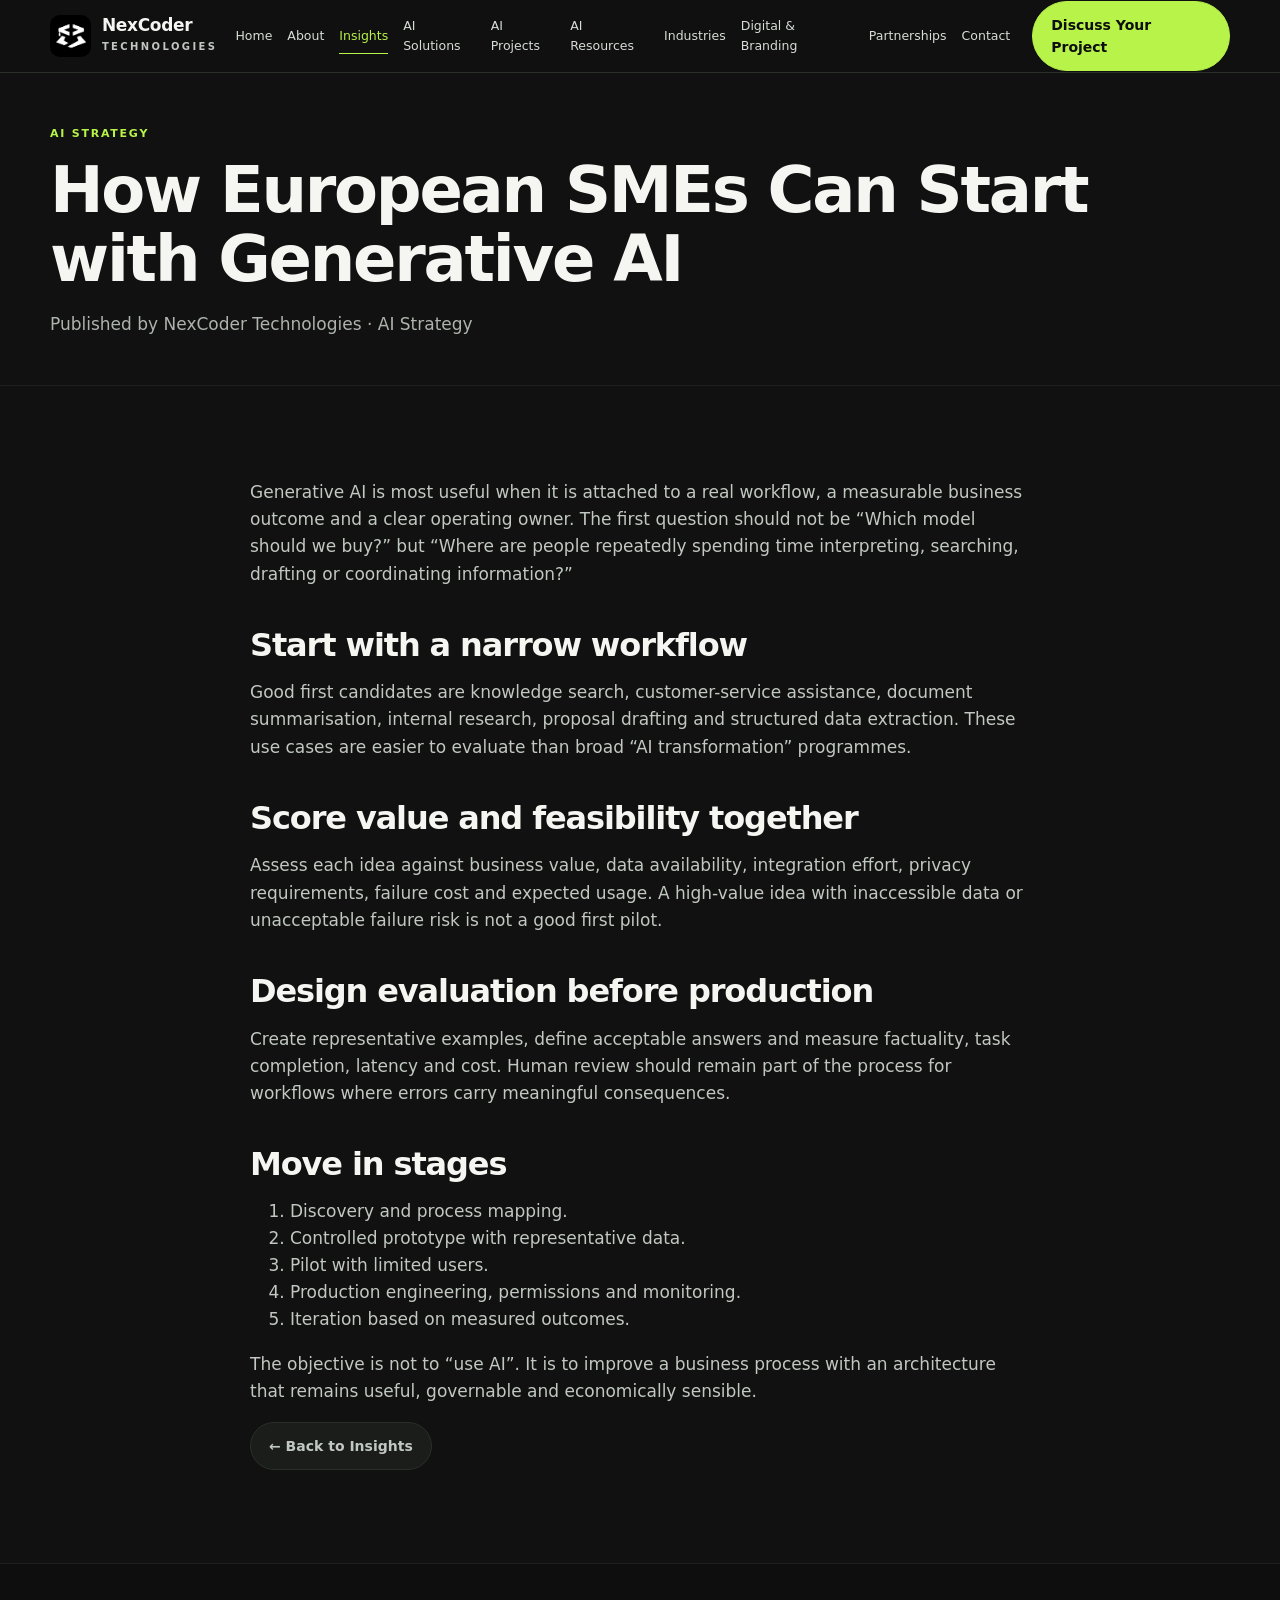
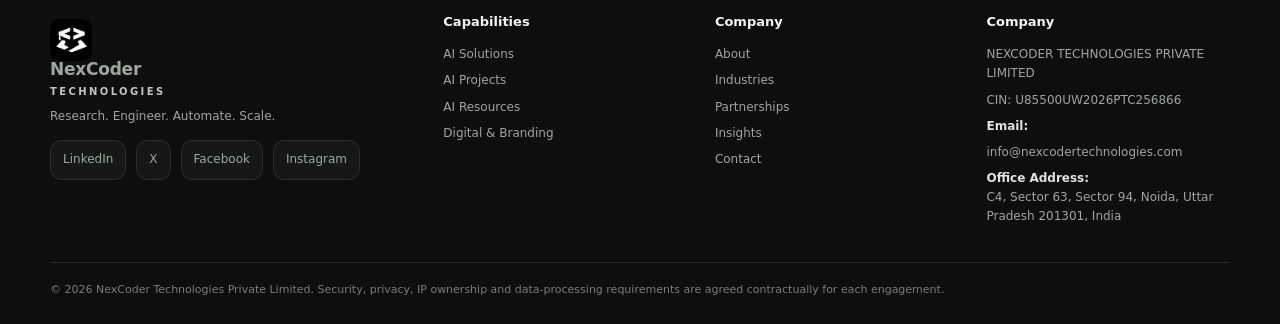
<file: insight-generative-ai-smes.html>
<!doctype html>
<html lang="en">
<head>
<meta charset="utf-8">
<meta name="viewport" content="width=device-width,initial-scale=1">
<title>How European SMEs Can Start with Generative AI | NexCoder Technologies</title>
<meta name="description" content="How European SMEs Can Start with Generative AI: a practical NexCoder Technologies perspective on ai strategy.">
<link rel="canonical" href="https://nexcodertechnologies.com/insight-generative-ai-smes.html">
<link rel="icon" href="favicon.png" type="image/png">
<meta name="theme-color" content="#101110">
<meta property="og:type" content="website">
<meta property="og:title" content="How European SMEs Can Start with Generative AI | NexCoder Technologies">
<meta property="og:description" content="How European SMEs Can Start with Generative AI: a practical NexCoder Technologies perspective on ai strategy.">
<meta property="og:url" content="https://nexcodertechnologies.com/insight-generative-ai-smes.html">
<meta property="og:image" content="https://nexcodertechnologies.com/og-cover.jpg">
<meta property="og:site_name" content="NexCoder Technologies">
<meta name="twitter:card" content="summary_large_image">
<meta name="twitter:title" content="How European SMEs Can Start with Generative AI | NexCoder Technologies">
<meta name="twitter:description" content="How European SMEs Can Start with Generative AI: a practical NexCoder Technologies perspective on ai strategy.">
<meta name="twitter:image" content="https://nexcodertechnologies.com/og-cover.jpg">
<link rel="stylesheet" href="styles.css">
<script type="application/ld+json">{"@context": "https://schema.org", "@type": "Organization", "name": "NEXCODER TECHNOLOGIES", "url": "https://nexcodertechnologies.com/", "logo": "https://nexcodertechnologies.com/logo.jpg", "foundingDate": "2026-08-04", "identifier": {"@type": "PropertyValue", "name": "CIN", "value": "U85500UW2026PTC256866"}, "address": {"@type": "PostalAddress", "streetAddress": "C4, Sector 63, Sector 94", "addressLocality": "Noida", "addressRegion": "Uttar Pradesh", "postalCode": "201301", "addressCountry": "IN"}, "sameAs": ["https://www.linkedin.com/company/nexcoder-technologies/", "https://x.com/NexcoderTechno", "https://www.facebook.com/profile.php?id=61593294118329", "https://www.instagram.com/nexcodertechnologies/"]}</script>
<script type="application/ld+json">{"@context": "https://schema.org", "@type": "Article", "headline": "How European SMEs Can Start with Generative AI", "author": {"@type": "Organization", "name": "NexCoder Technologies"}, "publisher": {"@type": "Organization", "name": "NexCoder Technologies"}, "mainEntityOfPage": "https://nexcodertechnologies.com/insight-generative-ai-smes.html"}</script>
</head>
<body>

<a class="skip" href="#main">Skip to content</a>
<header class="site-header">
  <div class="wrap nav">
    <a class="brand" href="index.html" aria-label="NexCoder Technologies home">
      <img src="logo.jpg" alt="NexCoder Technologies logo" width="42" height="42">
      <span class="brand-copy"><strong>NexCoder</strong><small>TECHNOLOGIES</small></span>
    </a>
    <nav class="navlinks" aria-label="Primary navigation"><a class="" href="index.html">Home</a><a class="" href="about.html">About</a><a class="active" href="insights.html">Insights</a><a class="" href="ai-solutions.html">AI Solutions</a><a class="" href="ai-projects.html">AI Projects</a><a class="" href="ai-resources.html">AI Resources</a><a class="" href="industries.html">Industries</a><a class="" href="digital-branding.html">Digital & Branding</a><a class="" href="partnerships.html">Partnerships</a><a class="" href="contact.html">Contact</a></nav>
    <a class="btn primary nav-cta" href="contact.html?interest=General%20Project">Discuss Your Project</a>
    <button class="menu" type="button" aria-label="Toggle navigation">☰</button>
  </div>
  <div class="wrap mobile"><a href="index.html">Home</a><a href="about.html">About</a><a href="insights.html">Insights</a><a href="ai-solutions.html">AI Solutions</a><a href="ai-projects.html">AI Projects</a><a href="ai-resources.html">AI Resources</a><a href="industries.html">Industries</a><a href="digital-branding.html">Digital & Branding</a><a href="partnerships.html">Partnerships</a><a href="contact.html">Contact</a></div>
</header>

<main id="main"><section class="page-hero"><div class="wrap"><div class="eyebrow">AI Strategy</div><h1>How European SMEs Can Start with Generative AI</h1><p>Published by NexCoder Technologies · AI Strategy</p></div></section><section><div class="wrap article-body">
<p>Generative AI is most useful when it is attached to a real workflow, a measurable business outcome and a clear operating owner. The first question should not be “Which model should we buy?” but “Where are people repeatedly spending time interpreting, searching, drafting or coordinating information?”</p>
<h2>Start with a narrow workflow</h2><p>Good first candidates are knowledge search, customer-service assistance, document summarisation, internal research, proposal drafting and structured data extraction. These use cases are easier to evaluate than broad “AI transformation” programmes.</p>
<h2>Score value and feasibility together</h2><p>Assess each idea against business value, data availability, integration effort, privacy requirements, failure cost and expected usage. A high-value idea with inaccessible data or unacceptable failure risk is not a good first pilot.</p>
<h2>Design evaluation before production</h2><p>Create representative examples, define acceptable answers and measure factuality, task completion, latency and cost. Human review should remain part of the process for workflows where errors carry meaningful consequences.</p>
<h2>Move in stages</h2><ol><li>Discovery and process mapping.</li><li>Controlled prototype with representative data.</li><li>Pilot with limited users.</li><li>Production engineering, permissions and monitoring.</li><li>Iteration based on measured outcomes.</li></ol>
<p>The objective is not to “use AI”. It is to improve a business process with an architecture that remains useful, governable and economically sensible.</p>
<p><a class="btn secondary" href="insights.html">← Back to Insights</a></p></div></section></main>

<footer>
  <div class="wrap">
    <div class="footer-grid">
      <div>
        <a class="brand" href="index.html"><img src="logo.jpg" alt="" width="42" height="42"><span class="brand-copy"><strong>NexCoder</strong><small>TECHNOLOGIES</small></span></a>
        <p>Research. Engineer. Automate. Scale.</p>
        <div class="social">
          <a href="https://www.linkedin.com/company/nexcoder-technologies/" target="_blank" rel="noopener noreferrer">LinkedIn</a>
          <a href="https://x.com/NexcoderTechno" target="_blank" rel="noopener noreferrer">X</a>
          <a href="https://www.facebook.com/profile.php?id=61593294118329" target="_blank" rel="noopener noreferrer">Facebook</a>
          <a href="https://www.instagram.com/nexcodertechnologies/" target="_blank" rel="noopener noreferrer">Instagram</a>
        </div>
      </div>
      <div><h4>Capabilities</h4><a href="ai-solutions.html">AI Solutions</a><a href="ai-projects.html">AI Projects</a><a href="ai-resources.html">AI Resources</a><a href="digital-branding.html">Digital & Branding</a></div>
      <div><h4>Company</h4><a href="about.html">About</a><a href="industries.html">Industries</a><a href="partnerships.html">Partnerships</a><a href="insights.html">Insights</a><a href="contact.html">Contact</a></div>
      <div><h4>Company</h4><p>NEXCODER TECHNOLOGIES PRIVATE LIMITED</p><p>CIN: U85500UW2026PTC256866</p><p><strong style="color:#dfe4df">Email:</strong><br><a href="mailto:info@nexcodertechnologies.com">info@nexcodertechnologies.com</a></p><p><strong style="color:#dfe4df">Office Address:</strong><br>C4, Sector 63, Sector 94, Noida, Uttar Pradesh 201301, India</p></div>
    </div>
    <div class="legal">© 2026 NexCoder Technologies Private Limited. Security, privacy, IP ownership and data-processing requirements are agreed contractually for each engagement.</div>
  </div>
</footer>
<button class="backtop" aria-label="Back to top">↑</button>
<script src="script.js" defer></script>

</body></html>
</file>
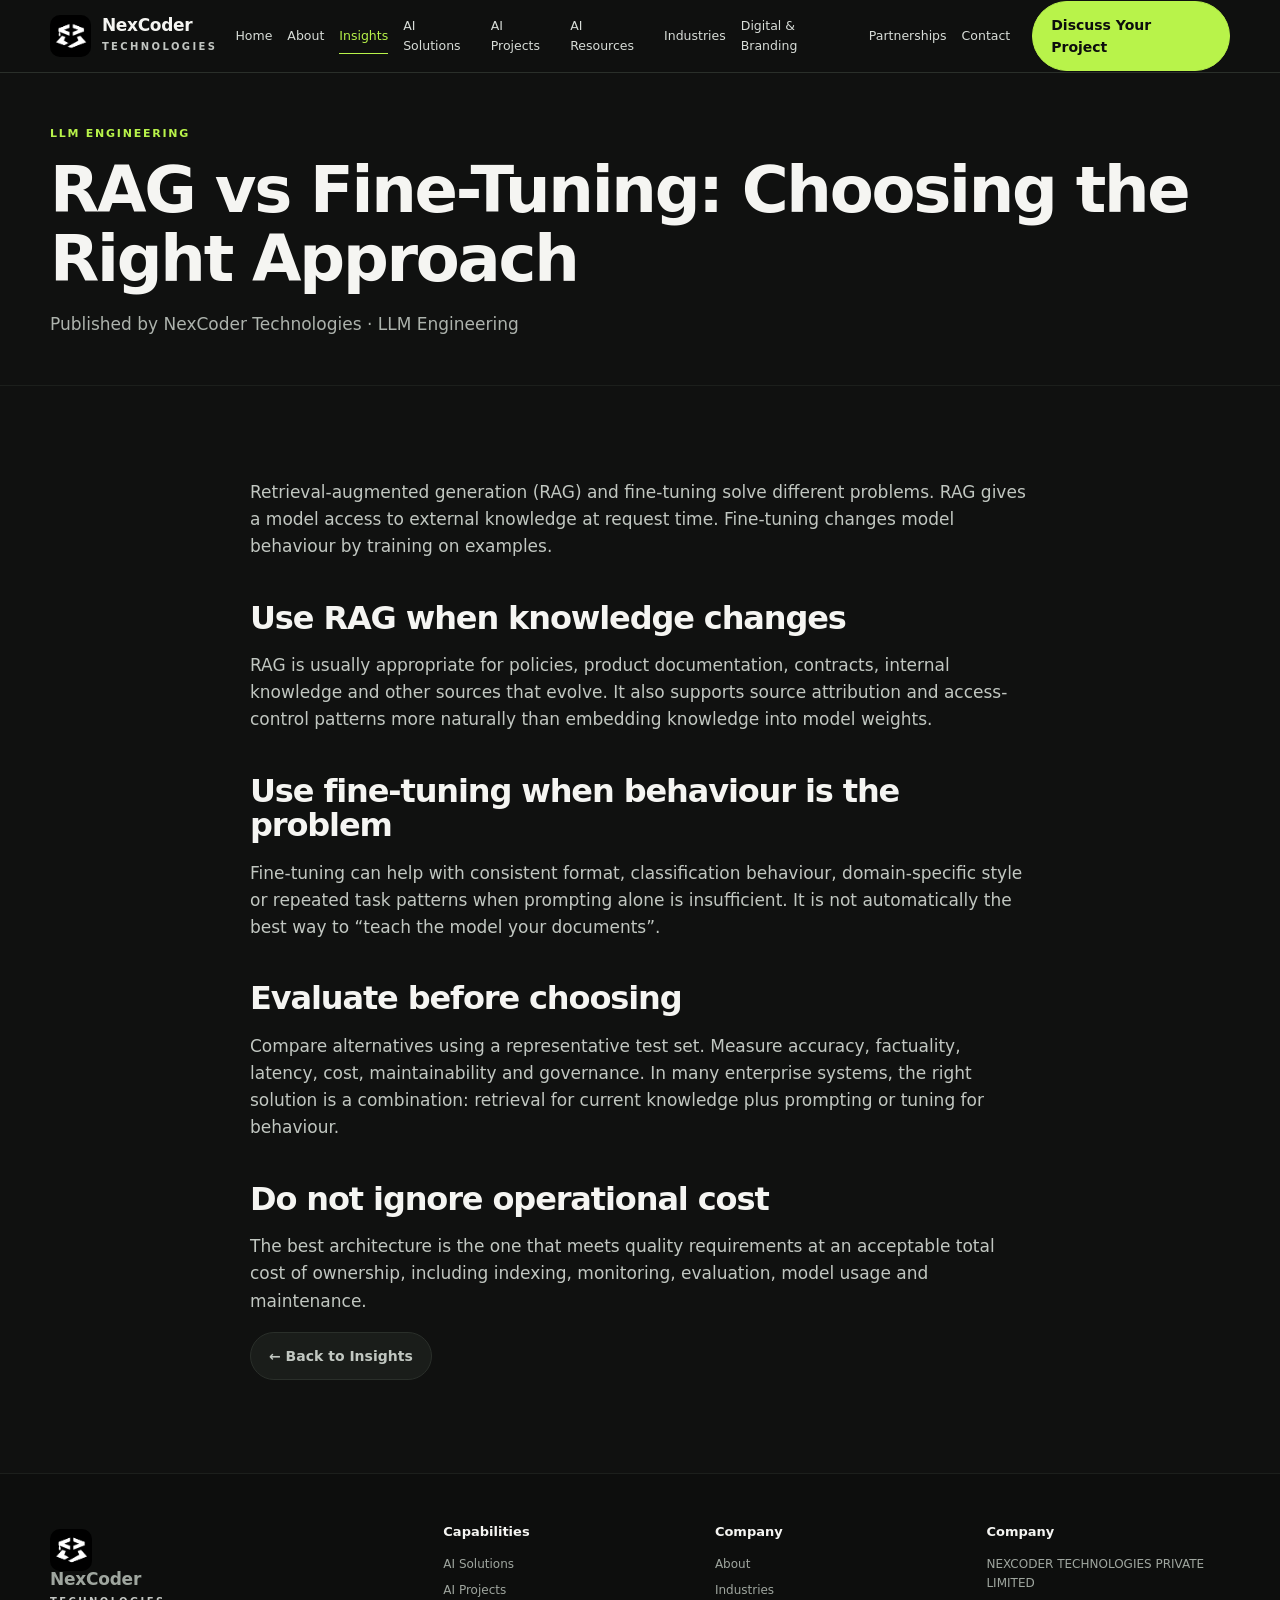
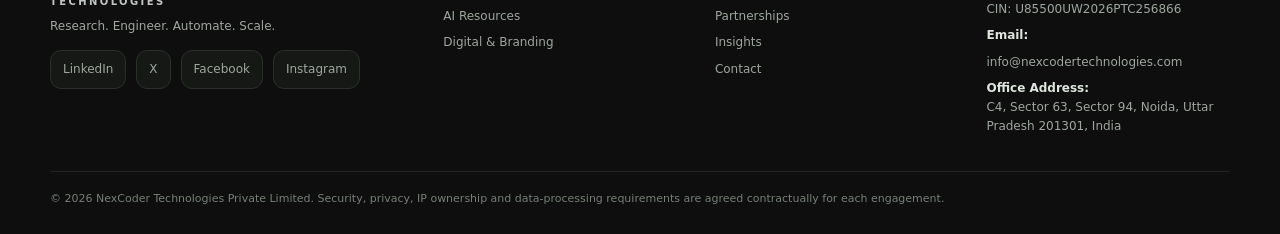
<file: insight-rag-vs-finetuning.html>
<!doctype html>
<html lang="en">
<head>
<meta charset="utf-8">
<meta name="viewport" content="width=device-width,initial-scale=1">
<title>RAG vs Fine-Tuning: Choosing the Right Approach | NexCoder Technologies</title>
<meta name="description" content="RAG vs Fine-Tuning: Choosing the Right Approach: a practical NexCoder Technologies perspective on llm engineering.">
<link rel="canonical" href="https://nexcodertechnologies.com/insight-rag-vs-finetuning.html">
<link rel="icon" href="favicon.png" type="image/png">
<meta name="theme-color" content="#101110">
<meta property="og:type" content="website">
<meta property="og:title" content="RAG vs Fine-Tuning: Choosing the Right Approach | NexCoder Technologies">
<meta property="og:description" content="RAG vs Fine-Tuning: Choosing the Right Approach: a practical NexCoder Technologies perspective on llm engineering.">
<meta property="og:url" content="https://nexcodertechnologies.com/insight-rag-vs-finetuning.html">
<meta property="og:image" content="https://nexcodertechnologies.com/og-cover.jpg">
<meta property="og:site_name" content="NexCoder Technologies">
<meta name="twitter:card" content="summary_large_image">
<meta name="twitter:title" content="RAG vs Fine-Tuning: Choosing the Right Approach | NexCoder Technologies">
<meta name="twitter:description" content="RAG vs Fine-Tuning: Choosing the Right Approach: a practical NexCoder Technologies perspective on llm engineering.">
<meta name="twitter:image" content="https://nexcodertechnologies.com/og-cover.jpg">
<link rel="stylesheet" href="styles.css">
<script type="application/ld+json">{"@context": "https://schema.org", "@type": "Organization", "name": "NEXCODER TECHNOLOGIES", "url": "https://nexcodertechnologies.com/", "logo": "https://nexcodertechnologies.com/logo.jpg", "foundingDate": "2026-08-04", "identifier": {"@type": "PropertyValue", "name": "CIN", "value": "U85500UW2026PTC256866"}, "address": {"@type": "PostalAddress", "streetAddress": "C4, Sector 63, Sector 94", "addressLocality": "Noida", "addressRegion": "Uttar Pradesh", "postalCode": "201301", "addressCountry": "IN"}, "sameAs": ["https://www.linkedin.com/company/nexcoder-technologies/", "https://x.com/NexcoderTechno", "https://www.facebook.com/profile.php?id=61593294118329", "https://www.instagram.com/nexcodertechnologies/"]}</script>
<script type="application/ld+json">{"@context": "https://schema.org", "@type": "Article", "headline": "RAG vs Fine-Tuning: Choosing the Right Approach", "author": {"@type": "Organization", "name": "NexCoder Technologies"}, "publisher": {"@type": "Organization", "name": "NexCoder Technologies"}, "mainEntityOfPage": "https://nexcodertechnologies.com/insight-rag-vs-finetuning.html"}</script>
</head>
<body>

<a class="skip" href="#main">Skip to content</a>
<header class="site-header">
  <div class="wrap nav">
    <a class="brand" href="index.html" aria-label="NexCoder Technologies home">
      <img src="logo.jpg" alt="NexCoder Technologies logo" width="42" height="42">
      <span class="brand-copy"><strong>NexCoder</strong><small>TECHNOLOGIES</small></span>
    </a>
    <nav class="navlinks" aria-label="Primary navigation"><a class="" href="index.html">Home</a><a class="" href="about.html">About</a><a class="active" href="insights.html">Insights</a><a class="" href="ai-solutions.html">AI Solutions</a><a class="" href="ai-projects.html">AI Projects</a><a class="" href="ai-resources.html">AI Resources</a><a class="" href="industries.html">Industries</a><a class="" href="digital-branding.html">Digital & Branding</a><a class="" href="partnerships.html">Partnerships</a><a class="" href="contact.html">Contact</a></nav>
    <a class="btn primary nav-cta" href="contact.html?interest=General%20Project">Discuss Your Project</a>
    <button class="menu" type="button" aria-label="Toggle navigation">☰</button>
  </div>
  <div class="wrap mobile"><a href="index.html">Home</a><a href="about.html">About</a><a href="insights.html">Insights</a><a href="ai-solutions.html">AI Solutions</a><a href="ai-projects.html">AI Projects</a><a href="ai-resources.html">AI Resources</a><a href="industries.html">Industries</a><a href="digital-branding.html">Digital & Branding</a><a href="partnerships.html">Partnerships</a><a href="contact.html">Contact</a></div>
</header>

<main id="main"><section class="page-hero"><div class="wrap"><div class="eyebrow">LLM Engineering</div><h1>RAG vs Fine-Tuning: Choosing the Right Approach</h1><p>Published by NexCoder Technologies · LLM Engineering</p></div></section><section><div class="wrap article-body">
<p>Retrieval-augmented generation (RAG) and fine-tuning solve different problems. RAG gives a model access to external knowledge at request time. Fine-tuning changes model behaviour by training on examples.</p>
<h2>Use RAG when knowledge changes</h2><p>RAG is usually appropriate for policies, product documentation, contracts, internal knowledge and other sources that evolve. It also supports source attribution and access-control patterns more naturally than embedding knowledge into model weights.</p>
<h2>Use fine-tuning when behaviour is the problem</h2><p>Fine-tuning can help with consistent format, classification behaviour, domain-specific style or repeated task patterns when prompting alone is insufficient. It is not automatically the best way to “teach the model your documents”.</p>
<h2>Evaluate before choosing</h2><p>Compare alternatives using a representative test set. Measure accuracy, factuality, latency, cost, maintainability and governance. In many enterprise systems, the right solution is a combination: retrieval for current knowledge plus prompting or tuning for behaviour.</p>
<h2>Do not ignore operational cost</h2><p>The best architecture is the one that meets quality requirements at an acceptable total cost of ownership, including indexing, monitoring, evaluation, model usage and maintenance.</p>
<p><a class="btn secondary" href="insights.html">← Back to Insights</a></p></div></section></main>

<footer>
  <div class="wrap">
    <div class="footer-grid">
      <div>
        <a class="brand" href="index.html"><img src="logo.jpg" alt="" width="42" height="42"><span class="brand-copy"><strong>NexCoder</strong><small>TECHNOLOGIES</small></span></a>
        <p>Research. Engineer. Automate. Scale.</p>
        <div class="social">
          <a href="https://www.linkedin.com/company/nexcoder-technologies/" target="_blank" rel="noopener noreferrer">LinkedIn</a>
          <a href="https://x.com/NexcoderTechno" target="_blank" rel="noopener noreferrer">X</a>
          <a href="https://www.facebook.com/profile.php?id=61593294118329" target="_blank" rel="noopener noreferrer">Facebook</a>
          <a href="https://www.instagram.com/nexcodertechnologies/" target="_blank" rel="noopener noreferrer">Instagram</a>
        </div>
      </div>
      <div><h4>Capabilities</h4><a href="ai-solutions.html">AI Solutions</a><a href="ai-projects.html">AI Projects</a><a href="ai-resources.html">AI Resources</a><a href="digital-branding.html">Digital & Branding</a></div>
      <div><h4>Company</h4><a href="about.html">About</a><a href="industries.html">Industries</a><a href="partnerships.html">Partnerships</a><a href="insights.html">Insights</a><a href="contact.html">Contact</a></div>
      <div><h4>Company</h4><p>NEXCODER TECHNOLOGIES PRIVATE LIMITED</p><p>CIN: U85500UW2026PTC256866</p><p><strong style="color:#dfe4df">Email:</strong><br><a href="mailto:info@nexcodertechnologies.com">info@nexcodertechnologies.com</a></p><p><strong style="color:#dfe4df">Office Address:</strong><br>C4, Sector 63, Sector 94, Noida, Uttar Pradesh 201301, India</p></div>
    </div>
    <div class="legal">© 2026 NexCoder Technologies Private Limited. Security, privacy, IP ownership and data-processing requirements are agreed contractually for each engagement.</div>
  </div>
</footer>
<button class="backtop" aria-label="Back to top">↑</button>
<script src="script.js" defer></script>

</body></html>
</file>
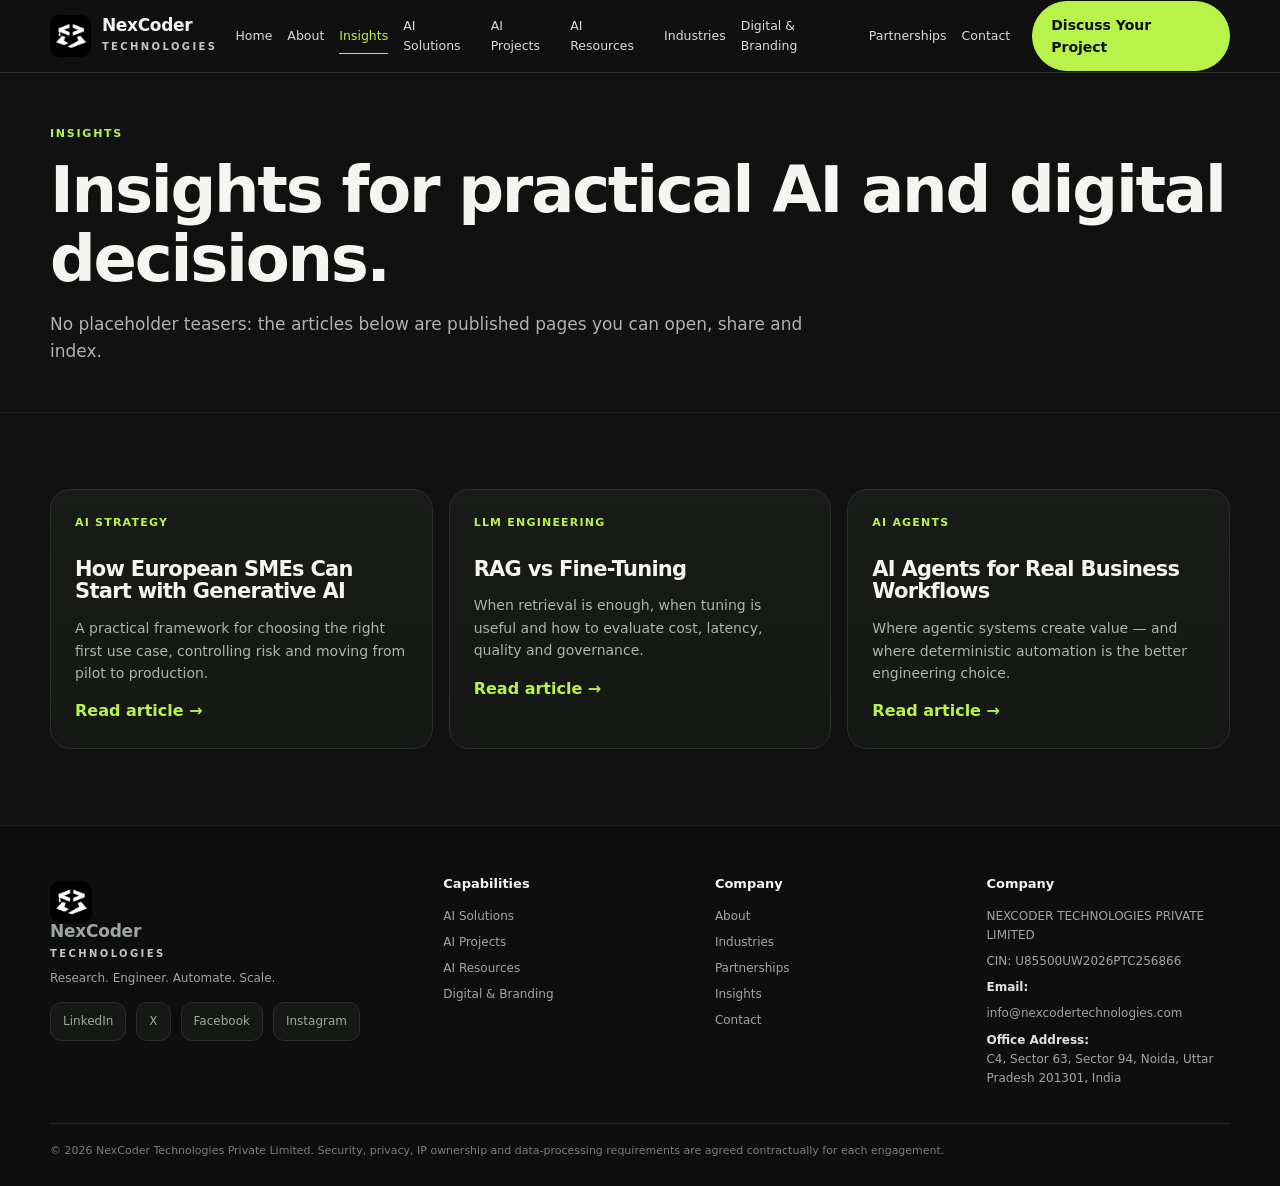
<file: insights.html>
<!doctype html>
<html lang="en">
<head>
<meta charset="utf-8">
<meta name="viewport" content="width=device-width,initial-scale=1">
<title>AI & Digital Insights | NexCoder Technologies</title>
<meta name="description" content="Practical insights on AI strategy, LLM engineering, RAG, AI agents, automation and digital transformation.">
<link rel="canonical" href="https://nexcodertechnologies.com/insights.html">
<link rel="icon" href="favicon.png" type="image/png">
<meta name="theme-color" content="#101110">
<meta property="og:type" content="website">
<meta property="og:title" content="AI & Digital Insights | NexCoder Technologies">
<meta property="og:description" content="Practical insights on AI strategy, LLM engineering, RAG, AI agents, automation and digital transformation.">
<meta property="og:url" content="https://nexcodertechnologies.com/insights.html">
<meta property="og:image" content="https://nexcodertechnologies.com/og-cover.jpg">
<meta property="og:site_name" content="NexCoder Technologies">
<meta name="twitter:card" content="summary_large_image">
<meta name="twitter:title" content="AI & Digital Insights | NexCoder Technologies">
<meta name="twitter:description" content="Practical insights on AI strategy, LLM engineering, RAG, AI agents, automation and digital transformation.">
<meta name="twitter:image" content="https://nexcodertechnologies.com/og-cover.jpg">
<link rel="stylesheet" href="styles.css">
<script type="application/ld+json">{"@context": "https://schema.org", "@type": "Organization", "name": "NEXCODER TECHNOLOGIES", "url": "https://nexcodertechnologies.com/", "logo": "https://nexcodertechnologies.com/logo.jpg", "foundingDate": "2026-08-04", "identifier": {"@type": "PropertyValue", "name": "CIN", "value": "U85500UW2026PTC256866"}, "address": {"@type": "PostalAddress", "streetAddress": "C4, Sector 63, Sector 94", "addressLocality": "Noida", "addressRegion": "Uttar Pradesh", "postalCode": "201301", "addressCountry": "IN"}, "sameAs": ["https://www.linkedin.com/company/nexcoder-technologies/", "https://x.com/NexcoderTechno", "https://www.facebook.com/profile.php?id=61593294118329", "https://www.instagram.com/nexcodertechnologies/"]}</script>
</head>
<body>

<a class="skip" href="#main">Skip to content</a>
<header class="site-header">
  <div class="wrap nav">
    <a class="brand" href="index.html" aria-label="NexCoder Technologies home">
      <img src="logo.jpg" alt="NexCoder Technologies logo" width="42" height="42">
      <span class="brand-copy"><strong>NexCoder</strong><small>TECHNOLOGIES</small></span>
    </a>
    <nav class="navlinks" aria-label="Primary navigation"><a class="" href="index.html">Home</a><a class="" href="about.html">About</a><a class="active" href="insights.html">Insights</a><a class="" href="ai-solutions.html">AI Solutions</a><a class="" href="ai-projects.html">AI Projects</a><a class="" href="ai-resources.html">AI Resources</a><a class="" href="industries.html">Industries</a><a class="" href="digital-branding.html">Digital & Branding</a><a class="" href="partnerships.html">Partnerships</a><a class="" href="contact.html">Contact</a></nav>
    <a class="btn primary nav-cta" href="contact.html?interest=General%20Project">Discuss Your Project</a>
    <button class="menu" type="button" aria-label="Toggle navigation">☰</button>
  </div>
  <div class="wrap mobile"><a href="index.html">Home</a><a href="about.html">About</a><a href="insights.html">Insights</a><a href="ai-solutions.html">AI Solutions</a><a href="ai-projects.html">AI Projects</a><a href="ai-resources.html">AI Resources</a><a href="industries.html">Industries</a><a href="digital-branding.html">Digital & Branding</a><a href="partnerships.html">Partnerships</a><a href="contact.html">Contact</a></div>
</header>

<main id="main"><section class="page-hero"><div class="wrap"><div class="eyebrow">Insights</div><h1>Insights for practical AI and digital decisions.</h1><p>No placeholder teasers: the articles below are published pages you can open, share and index.</p></div></section>
<section><div class="wrap"><div class="grid">
<div class="card article-card"><div class="kicker">AI Strategy</div><h3>How European SMEs Can Start with Generative AI</h3><p>A practical framework for choosing the right first use case, controlling risk and moving from pilot to production.</p><a href="insight-generative-ai-smes.html">Read article →</a></div>
<div class="card article-card"><div class="kicker">LLM Engineering</div><h3>RAG vs Fine-Tuning</h3><p>When retrieval is enough, when tuning is useful and how to evaluate cost, latency, quality and governance.</p><a href="insight-rag-vs-finetuning.html">Read article →</a></div>
<div class="card article-card"><div class="kicker">AI Agents</div><h3>AI Agents for Real Business Workflows</h3><p>Where agentic systems create value — and where deterministic automation is the better engineering choice.</p><a href="insight-ai-agents-workflows.html">Read article →</a></div>
</div></div></section>
</main>

<footer>
  <div class="wrap">
    <div class="footer-grid">
      <div>
        <a class="brand" href="index.html"><img src="logo.jpg" alt="" width="42" height="42"><span class="brand-copy"><strong>NexCoder</strong><small>TECHNOLOGIES</small></span></a>
        <p>Research. Engineer. Automate. Scale.</p>
        <div class="social">
          <a href="https://www.linkedin.com/company/nexcoder-technologies/" target="_blank" rel="noopener noreferrer">LinkedIn</a>
          <a href="https://x.com/NexcoderTechno" target="_blank" rel="noopener noreferrer">X</a>
          <a href="https://www.facebook.com/profile.php?id=61593294118329" target="_blank" rel="noopener noreferrer">Facebook</a>
          <a href="https://www.instagram.com/nexcodertechnologies/" target="_blank" rel="noopener noreferrer">Instagram</a>
        </div>
      </div>
      <div><h4>Capabilities</h4><a href="ai-solutions.html">AI Solutions</a><a href="ai-projects.html">AI Projects</a><a href="ai-resources.html">AI Resources</a><a href="digital-branding.html">Digital & Branding</a></div>
      <div><h4>Company</h4><a href="about.html">About</a><a href="industries.html">Industries</a><a href="partnerships.html">Partnerships</a><a href="insights.html">Insights</a><a href="contact.html">Contact</a></div>
      <div><h4>Company</h4><p>NEXCODER TECHNOLOGIES PRIVATE LIMITED</p><p>CIN: U85500UW2026PTC256866</p><p><strong style="color:#dfe4df">Email:</strong><br><a href="mailto:info@nexcodertechnologies.com">info@nexcodertechnologies.com</a></p><p><strong style="color:#dfe4df">Office Address:</strong><br>C4, Sector 63, Sector 94, Noida, Uttar Pradesh 201301, India</p></div>
    </div>
    <div class="legal">© 2026 NexCoder Technologies Private Limited. Security, privacy, IP ownership and data-processing requirements are agreed contractually for each engagement.</div>
  </div>
</footer>
<button class="backtop" aria-label="Back to top">↑</button>
<script src="script.js" defer></script>

</body></html>
</file>
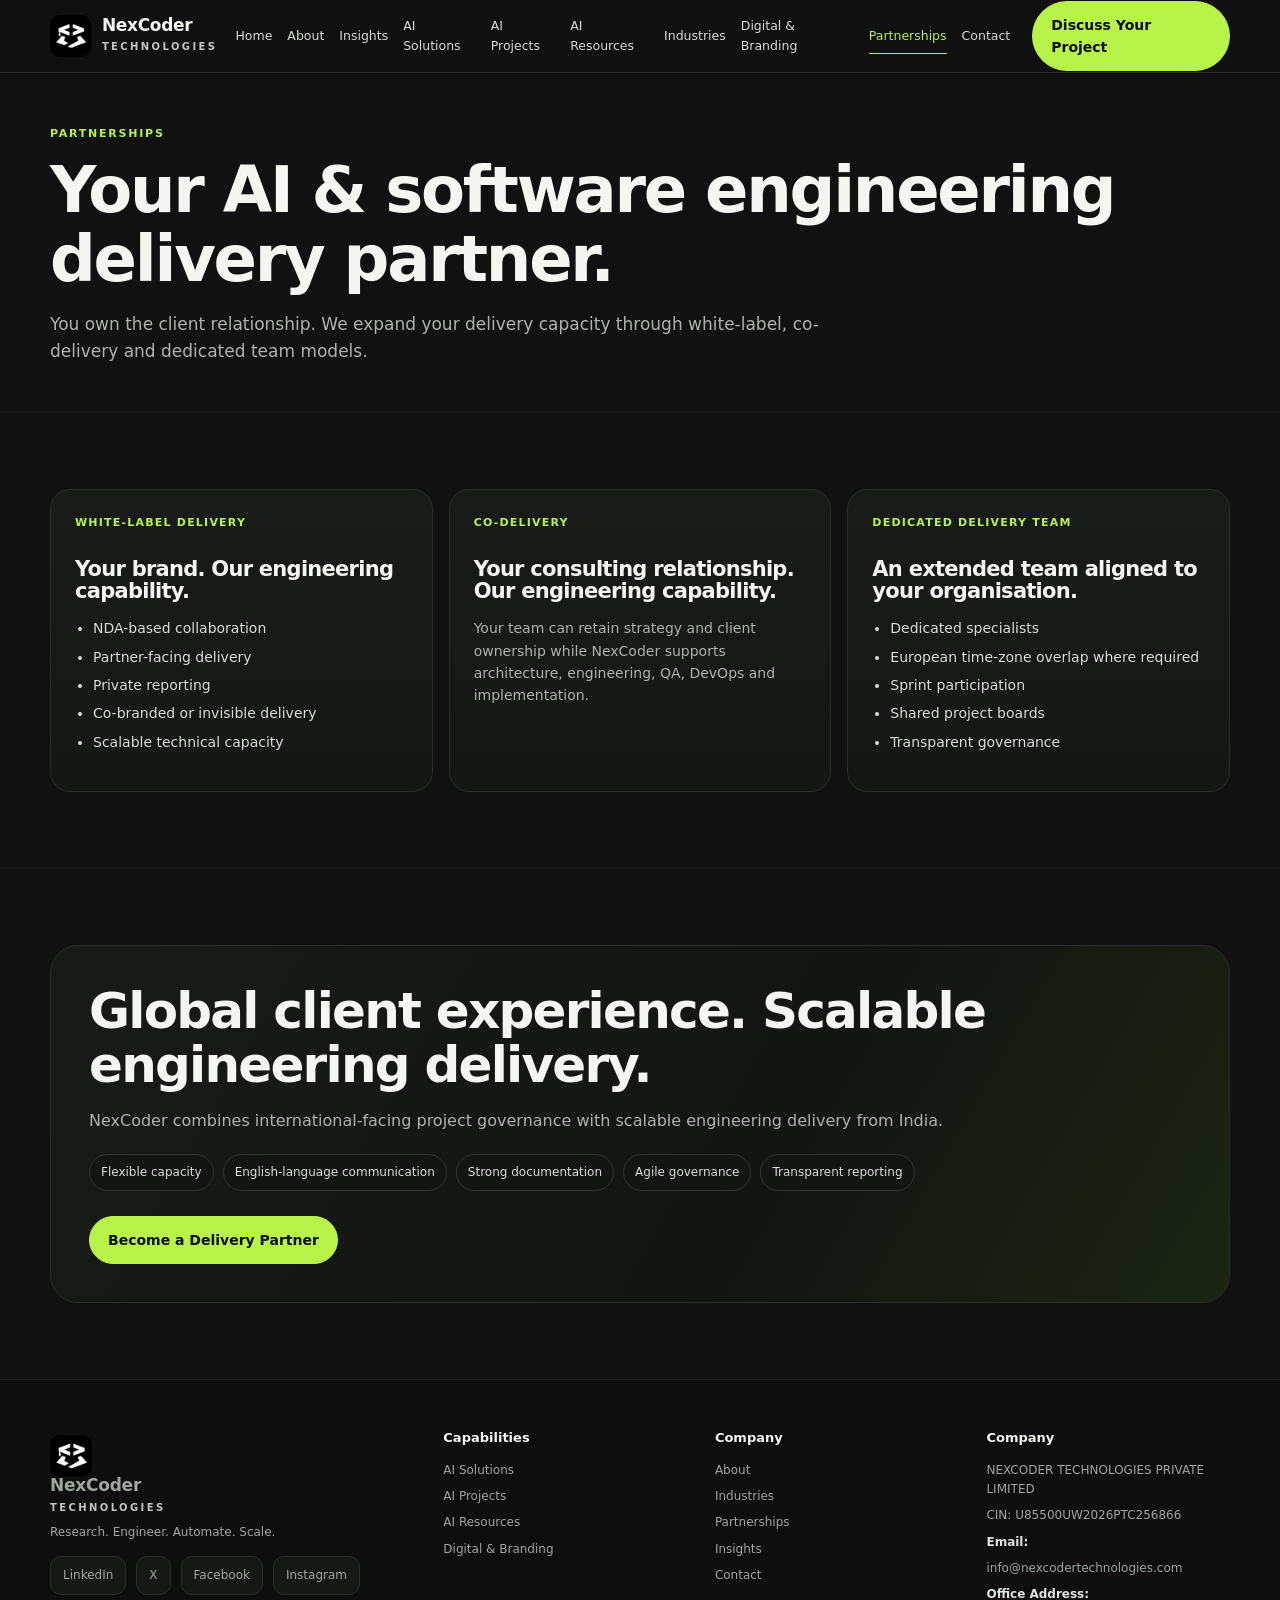
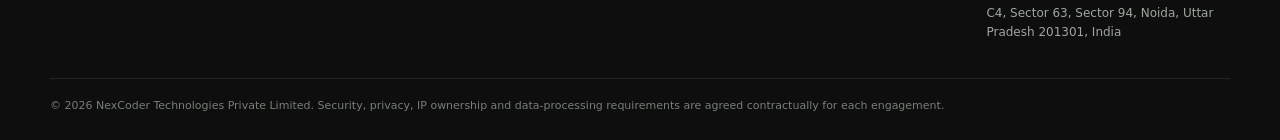
<file: partnerships.html>
<!doctype html>
<html lang="en">
<head>
<meta charset="utf-8">
<meta name="viewport" content="width=device-width,initial-scale=1">
<title>White-Label & Delivery Partnerships | NexCoder Technologies</title>
<meta name="description" content="White-label engineering, co-delivery and dedicated technology delivery teams for agencies and consultancies.">
<link rel="canonical" href="https://nexcodertechnologies.com/partnerships.html">
<link rel="icon" href="favicon.png" type="image/png">
<meta name="theme-color" content="#101110">
<meta property="og:type" content="website">
<meta property="og:title" content="White-Label & Delivery Partnerships | NexCoder Technologies">
<meta property="og:description" content="White-label engineering, co-delivery and dedicated technology delivery teams for agencies and consultancies.">
<meta property="og:url" content="https://nexcodertechnologies.com/partnerships.html">
<meta property="og:image" content="https://nexcodertechnologies.com/og-cover.jpg">
<meta property="og:site_name" content="NexCoder Technologies">
<meta name="twitter:card" content="summary_large_image">
<meta name="twitter:title" content="White-Label & Delivery Partnerships | NexCoder Technologies">
<meta name="twitter:description" content="White-label engineering, co-delivery and dedicated technology delivery teams for agencies and consultancies.">
<meta name="twitter:image" content="https://nexcodertechnologies.com/og-cover.jpg">
<link rel="stylesheet" href="styles.css">
<script type="application/ld+json">{"@context": "https://schema.org", "@type": "Organization", "name": "NEXCODER TECHNOLOGIES", "url": "https://nexcodertechnologies.com/", "logo": "https://nexcodertechnologies.com/logo.jpg", "foundingDate": "2026-08-04", "identifier": {"@type": "PropertyValue", "name": "CIN", "value": "U85500UW2026PTC256866"}, "address": {"@type": "PostalAddress", "streetAddress": "C4, Sector 63, Sector 94", "addressLocality": "Noida", "addressRegion": "Uttar Pradesh", "postalCode": "201301", "addressCountry": "IN"}, "sameAs": ["https://www.linkedin.com/company/nexcoder-technologies/", "https://x.com/NexcoderTechno", "https://www.facebook.com/profile.php?id=61593294118329", "https://www.instagram.com/nexcodertechnologies/"]}</script>
</head>
<body>

<a class="skip" href="#main">Skip to content</a>
<header class="site-header">
  <div class="wrap nav">
    <a class="brand" href="index.html" aria-label="NexCoder Technologies home">
      <img src="logo.jpg" alt="NexCoder Technologies logo" width="42" height="42">
      <span class="brand-copy"><strong>NexCoder</strong><small>TECHNOLOGIES</small></span>
    </a>
    <nav class="navlinks" aria-label="Primary navigation"><a class="" href="index.html">Home</a><a class="" href="about.html">About</a><a class="" href="insights.html">Insights</a><a class="" href="ai-solutions.html">AI Solutions</a><a class="" href="ai-projects.html">AI Projects</a><a class="" href="ai-resources.html">AI Resources</a><a class="" href="industries.html">Industries</a><a class="" href="digital-branding.html">Digital & Branding</a><a class="active" href="partnerships.html">Partnerships</a><a class="" href="contact.html">Contact</a></nav>
    <a class="btn primary nav-cta" href="contact.html?interest=General%20Project">Discuss Your Project</a>
    <button class="menu" type="button" aria-label="Toggle navigation">☰</button>
  </div>
  <div class="wrap mobile"><a href="index.html">Home</a><a href="about.html">About</a><a href="insights.html">Insights</a><a href="ai-solutions.html">AI Solutions</a><a href="ai-projects.html">AI Projects</a><a href="ai-resources.html">AI Resources</a><a href="industries.html">Industries</a><a href="digital-branding.html">Digital & Branding</a><a href="partnerships.html">Partnerships</a><a href="contact.html">Contact</a></div>
</header>

<main id="main"><section class="page-hero"><div class="wrap"><div class="eyebrow">Partnerships</div><h1>Your AI & software engineering delivery partner.</h1><p>You own the client relationship. We expand your delivery capacity through white-label, co-delivery and dedicated team models.</p></div></section>
<section><div class="wrap"><div class="grid">
<div class="card"><div class="kicker">White-Label Delivery</div><h3>Your brand. Our engineering capability.</h3><ul><li>NDA-based collaboration</li><li>Partner-facing delivery</li><li>Private reporting</li><li>Co-branded or invisible delivery</li><li>Scalable technical capacity</li></ul></div>
<div class="card"><div class="kicker">Co-Delivery</div><h3>Your consulting relationship. Our engineering capability.</h3><p>Your team can retain strategy and client ownership while NexCoder supports architecture, engineering, QA, DevOps and implementation.</p></div>
<div class="card"><div class="kicker">Dedicated Delivery Team</div><h3>An extended team aligned to your organisation.</h3><ul><li>Dedicated specialists</li><li>European time-zone overlap where required</li><li>Sprint participation</li><li>Shared project boards</li><li>Transparent governance</li></ul></div>
</div></div></section>
<section><div class="wrap band"><h2>Global client experience. Scalable engineering delivery.</h2><p style="color:var(--muted)">NexCoder combines international-facing project governance with scalable engineering delivery from India.</p><div class="pills"><span class="pill">Flexible capacity</span><span class="pill">English-language communication</span><span class="pill">Strong documentation</span><span class="pill">Agile governance</span><span class="pill">Transparent reporting</span></div><div class="hero-actions"><a class="btn primary" href="contact.html?interest=Delivery%20Partnership">Become a Delivery Partner</a></div></div></section>
</main>

<footer>
  <div class="wrap">
    <div class="footer-grid">
      <div>
        <a class="brand" href="index.html"><img src="logo.jpg" alt="" width="42" height="42"><span class="brand-copy"><strong>NexCoder</strong><small>TECHNOLOGIES</small></span></a>
        <p>Research. Engineer. Automate. Scale.</p>
        <div class="social">
          <a href="https://www.linkedin.com/company/nexcoder-technologies/" target="_blank" rel="noopener noreferrer">LinkedIn</a>
          <a href="https://x.com/NexcoderTechno" target="_blank" rel="noopener noreferrer">X</a>
          <a href="https://www.facebook.com/profile.php?id=61593294118329" target="_blank" rel="noopener noreferrer">Facebook</a>
          <a href="https://www.instagram.com/nexcodertechnologies/" target="_blank" rel="noopener noreferrer">Instagram</a>
        </div>
      </div>
      <div><h4>Capabilities</h4><a href="ai-solutions.html">AI Solutions</a><a href="ai-projects.html">AI Projects</a><a href="ai-resources.html">AI Resources</a><a href="digital-branding.html">Digital & Branding</a></div>
      <div><h4>Company</h4><a href="about.html">About</a><a href="industries.html">Industries</a><a href="partnerships.html">Partnerships</a><a href="insights.html">Insights</a><a href="contact.html">Contact</a></div>
      <div><h4>Company</h4><p>NEXCODER TECHNOLOGIES PRIVATE LIMITED</p><p>CIN: U85500UW2026PTC256866</p><p><strong style="color:#dfe4df">Email:</strong><br><a href="mailto:info@nexcodertechnologies.com">info@nexcodertechnologies.com</a></p><p><strong style="color:#dfe4df">Office Address:</strong><br>C4, Sector 63, Sector 94, Noida, Uttar Pradesh 201301, India</p></div>
    </div>
    <div class="legal">© 2026 NexCoder Technologies Private Limited. Security, privacy, IP ownership and data-processing requirements are agreed contractually for each engagement.</div>
  </div>
</footer>
<button class="backtop" aria-label="Back to top">↑</button>
<script src="script.js" defer></script>

</body></html>
</file>
<file: styles.css>
:root{
  --bg:#101110;--bg2:#151715;--panel:#181b18;--panel2:#1d211d;
  --text:#f5f5f2;--muted:#adb3ad;--lime:#b8f34a;--blue:#6f9cff;
  --line:#2a2f2a;--max:1180px;--radius:20px;--shadow:0 20px 60px rgba(0,0,0,.28)
}
*{box-sizing:border-box}html{scroll-behavior:smooth}
body{margin:0;background:var(--bg);color:var(--text);font-family:Inter,ui-sans-serif,system-ui,-apple-system,BlinkMacSystemFont,"Segoe UI",sans-serif;line-height:1.6}
img{max-width:100%;display:block}a{color:inherit;text-decoration:none}
button,input,select,textarea{font:inherit}.wrap{width:min(100% - 36px,var(--max));margin:auto}
.skip{position:absolute;left:-9999px;top:auto}.skip:focus{left:16px;top:16px;z-index:1000;background:var(--lime);color:#0c0c0c;padding:10px 14px;border-radius:8px}
.site-header{position:sticky;top:0;z-index:90;background:rgba(16,17,16,.93);backdrop-filter:blur(16px);border-bottom:1px solid var(--line)}
.nav{min-height:72px;display:flex;align-items:center;gap:18px}.brand{display:flex;gap:11px;align-items:center;font-weight:850;letter-spacing:-.02em;white-space:nowrap}
.brand img{width:42px;height:42px;object-fit:cover;border-radius:10px}.brand-copy strong{display:block;font-size:17px;line-height:1.05}.brand-copy small{display:block;color:#c2c6c2;font-size:10px;letter-spacing:.24em;margin-top:5px}
.navlinks{margin-left:auto;display:flex;gap:15px;align-items:center;font-size:12.5px;color:#d8ddd8}.navlinks a{padding:7px 0;border-bottom:1px solid transparent}.navlinks a:hover,.navlinks a.active{color:var(--lime);border-color:var(--lime)}
.nav-cta{margin-left:4px}.menu{display:none;margin-left:auto;border:1px solid var(--line);background:#171917;color:#fff;border-radius:10px;padding:8px 11px;font-size:20px}
.mobile{display:none;border-top:1px solid var(--line);padding:10px 0 16px}.mobile.open{display:block}.mobile a{display:block;padding:10px 0;color:#e7e7e7}
.btn{display:inline-flex;align-items:center;justify-content:center;gap:8px;border-radius:999px;padding:12px 18px;border:1px solid var(--line);font-weight:800;font-size:14px;transition:.2s ease;cursor:pointer}
.btn:hover{transform:translateY(-2px)}.btn.primary{background:var(--lime);color:#0d0e0d;border-color:var(--lime)}.btn.secondary{background:#1a1d1a}
.hero{padding:54px 0 44px;overflow:hidden}.hero-grid{display:grid;grid-template-columns:1.08fr .92fr;gap:54px;align-items:center}
.eyebrow{font-size:11px;letter-spacing:.16em;text-transform:uppercase;color:var(--lime);font-weight:850;margin-bottom:13px}
h1,h2,h3{line-height:1.08;letter-spacing:-.035em;margin:0}h1{font-size:clamp(42px,6.8vw,76px)}h2{font-size:clamp(31px,4vw,50px)}h3{font-size:21px}
.hero p{font-size:18px;color:var(--muted);max-width:720px;margin:20px 0}.hero-actions{display:flex;gap:11px;flex-wrap:wrap;margin-top:25px}
.visual{min-height:390px;position:relative;border-radius:28px;border:1px solid var(--line);background:
 radial-gradient(circle at 72% 25%,rgba(184,243,74,.13),transparent 30%),
 radial-gradient(circle at 22% 78%,rgba(111,156,255,.10),transparent 28%),#121412;overflow:hidden;box-shadow:var(--shadow)}
.visual:before{content:"";position:absolute;inset:0;background-image:linear-gradient(#ffffff08 1px,transparent 1px),linear-gradient(90deg,#ffffff08 1px,transparent 1px);background-size:32px 32px}
.orb{position:absolute;border-radius:50%;border:1px solid rgba(184,243,74,.22);left:50%;top:50%;transform:translate(-50%,-50%)}.o1{width:110px;height:110px;background:var(--lime);color:#0b0c0b;display:grid;place-items:center;font-weight:950;font-size:28px}.o2{width:230px;height:230px}.o3{width:340px;height:340px;border-color:rgba(111,156,255,.15)}
.node{position:absolute;width:58px;height:58px;background:#171a17;border:1px solid #343a34;border-radius:15px;display:grid;place-items:center;font-weight:850}.n1{left:12%;top:18%}.n2{right:13%;top:20%}.n3{left:18%;bottom:16%}.n4{right:18%;bottom:15%}
.trust-strip{border-top:1px solid var(--line);border-bottom:1px solid var(--line);background:#121412}.trust-grid{display:grid;grid-template-columns:repeat(4,1fr);gap:1px}.trust-item{padding:18px 20px;border-right:1px solid var(--line)}.trust-item:last-child{border-right:0}.trust-item b{display:block;color:var(--lime);font-size:12px;letter-spacing:.06em}.trust-item span{font-size:13px;color:var(--muted)}
section{padding:76px 0;border-bottom:1px solid #1c1f1c}.section-head{display:grid;grid-template-columns:.95fr 1.05fr;gap:42px;align-items:end;margin-bottom:32px}.section-head p{margin:0;color:var(--muted);font-size:17px}
.grid{display:grid;grid-template-columns:repeat(3,1fr);gap:16px}.grid.two{grid-template-columns:repeat(2,1fr)}.grid.four{grid-template-columns:repeat(4,1fr)}
.card{background:linear-gradient(180deg,var(--panel),#141714);border:1px solid var(--line);border-radius:var(--radius);padding:24px;transition:.22s ease;min-height:100%}.card:hover{transform:translateY(-4px);border-color:rgba(184,243,74,.55);box-shadow:0 16px 40px rgba(0,0,0,.22)}
.card p{color:var(--muted);font-size:14px}.card ul{padding-left:18px;color:#d7ddd7;font-size:14px}.card li{margin:6px 0}.kicker{font-size:11px;color:var(--lime);font-weight:850;letter-spacing:.11em;text-transform:uppercase;margin-bottom:26px}
.iconbox{width:48px;height:48px;border-radius:14px;border:1px solid rgba(184,243,74,.28);background:#151915;display:grid;place-items:center;color:var(--lime);font-size:22px;margin-bottom:18px}
.band{border:1px solid var(--line);border-radius:28px;padding:38px;background:linear-gradient(120deg,#171a17,#131513 62%,#1b2412)}
.pills{display:flex;flex-wrap:wrap;gap:9px;margin-top:20px}.pill{font-size:12px;color:#d7ddd7;border:1px solid #303630;background:#131513;border-radius:999px;padding:8px 11px}
.process{display:grid;grid-template-columns:repeat(6,1fr);gap:10px}.step{padding:18px 13px;border:1px solid var(--line);border-radius:15px;background:#161916;font-size:12px}.step b{color:var(--lime);display:block;margin-bottom:7px}
.price{position:relative}.amount{font-size:34px;font-weight:900;margin:16px 0 3px}.amount small{font-size:12px;color:var(--muted)}.badge{position:absolute;right:18px;top:18px;background:var(--lime);color:#101110;font-size:10px;font-weight:900;border-radius:999px;padding:5px 9px}
.quote{border-left:3px solid var(--lime);padding:18px 20px;background:#151815;border-radius:0 15px 15px 0;color:#e9eee9}
.timeline{border-left:1px solid #3a413a;margin-left:12px}.timeline-item{position:relative;padding:0 0 28px 30px}.timeline-item:before{content:"";position:absolute;left:-5px;top:5px;width:9px;height:9px;border-radius:50%;background:var(--lime)}
.article-card a{color:var(--lime);font-weight:800}.article-body{max-width:780px}.article-body p,.article-body li{color:#c1c7c1;font-size:17px}.article-body h2{font-size:32px;margin:40px 0 12px}.article-body h3{font-size:23px;margin:28px 0 10px}
.contact-grid{display:grid;grid-template-columns:.8fr 1.2fr;gap:34px}.contact-meta{display:grid;gap:14px}.meta-box{padding:18px;border:1px solid var(--line);border-radius:15px;background:#151815}.meta-box b{display:block;color:var(--lime);font-size:11px;letter-spacing:.08em;text-transform:uppercase;margin-bottom:6px}.meta-box span,.meta-box a{color:#dce1dc;font-size:14px}
.form-shell{border:1px solid var(--line);border-radius:22px;overflow:hidden;background:#fff;min-height:860px}.form-shell iframe{width:100%;height:860px;border:0;display:block}
.intent{display:none;margin-bottom:14px;padding:10px 12px;border-radius:12px;border:1px solid rgba(184,243,74,.3);background:#192015;color:#dfe8d8;font-size:13px}.intent.show{display:block}
.social{display:flex;gap:10px;flex-wrap:wrap}.social a{display:inline-flex;align-items:center;gap:8px;padding:9px 12px;border-radius:11px;border:1px solid var(--line);background:#151815;font-size:13px}.social a:hover{border-color:var(--lime);color:var(--lime)}
.backtop{position:fixed;right:18px;bottom:18px;width:44px;height:44px;border-radius:50%;border:1px solid #3b433b;background:#171a17;color:var(--lime);display:grid;place-items:center;opacity:0;pointer-events:none;transition:.2s;z-index:70}.backtop.show{opacity:1;pointer-events:auto}
footer{padding:48px 0 26px;background:#0d0e0d}.footer-grid{display:grid;grid-template-columns:1.5fr repeat(3,1fr);gap:28px}.footer-grid h4{font-size:13px;margin:0 0 12px}.footer-grid a,.footer-grid p{display:block;color:#9fa69f;font-size:12px;margin:7px 0}.legal{border-top:1px solid #222722;margin-top:28px;padding-top:18px;color:#777f77;font-size:11px}
.page-hero{padding:52px 0 30px}.page-hero h1{font-size:clamp(38px,5.5vw,64px)}.page-hero p{max-width:780px;color:var(--muted);font-size:17px}
.notice{padding:14px 16px;border:1px solid #3a413a;border-radius:14px;background:#141714;color:#bfc5bf;font-size:13px}
@media(max-width:1040px){.navlinks,.nav-cta{display:none}.menu{display:block}.hero-grid,.section-head,.contact-grid{grid-template-columns:1fr}.grid.four{grid-template-columns:repeat(2,1fr)}.grid{grid-template-columns:repeat(2,1fr)}.process{grid-template-columns:repeat(3,1fr)}.trust-grid{grid-template-columns:repeat(2,1fr)}.footer-grid{grid-template-columns:repeat(2,1fr)}}
@media(max-width:640px){.hero{padding-top:36px}.visual{min-height:320px}.grid,.grid.two,.grid.four{grid-template-columns:1fr}.process{grid-template-columns:repeat(2,1fr)}.trust-grid{grid-template-columns:1fr}.trust-item{border-right:0;border-bottom:1px solid var(--line)}section{padding:58px 0}.band{padding:25px}.footer-grid{grid-template-columns:1fr}.form-shell,.form-shell iframe{min-height:920px;height:920px}}

.home-visual{min-height:390px;background:#080a08}.home-visual img{width:100%;height:100%;min-height:390px;object-fit:cover;object-position:center;border-radius:28px}.home-visual:before{display:none}@media(max-width:640px){.home-visual,.home-visual img{min-height:300px}.home-visual img{object-position:60% center}}


/* Premium code-built homepage AI figure */
.tech-figure{
  min-height:420px;
  isolation:isolate;
  background:
    radial-gradient(circle at 72% 22%,rgba(184,243,74,.14),transparent 26%),
    radial-gradient(circle at 22% 78%,rgba(111,156,255,.09),transparent 25%),
    linear-gradient(145deg,#141714,#0f110f);
}
.tech-figure:before{display:none}
.tech-grid{
  position:absolute;inset:0;z-index:-3;
  background-image:
    linear-gradient(rgba(255,255,255,.045) 1px,transparent 1px),
    linear-gradient(90deg,rgba(255,255,255,.045) 1px,transparent 1px);
  background-size:34px 34px;
  mask-image:linear-gradient(to bottom,rgba(0,0,0,.95),rgba(0,0,0,.55));
}
.tech-orbit{
  position:absolute;left:50%;top:47%;transform:translate(-50%,-50%);
  border-radius:50%;pointer-events:none
}
.orbit-1{width:158px;height:158px;border:1px solid rgba(184,243,74,.35);box-shadow:0 0 45px rgba(184,243,74,.05)}
.orbit-2{width:285px;height:285px;border:1px solid rgba(111,156,255,.18)}
.orbit-3{width:390px;height:390px;border:1px dashed rgba(184,243,74,.10);animation:orbitSpin 22s linear infinite}
.tech-core{
  position:absolute;left:50%;top:47%;transform:translate(-50%,-50%);
  width:108px;height:108px;border-radius:28px;
  display:flex;flex-direction:column;align-items:center;justify-content:center;
  color:#0b0d0b;background:linear-gradient(145deg,#c5ff52,#a8e731);
  border:1px solid #d2ff7b;
  box-shadow:0 0 0 8px rgba(184,243,74,.06),0 24px 55px rgba(0,0,0,.36),0 0 44px rgba(184,243,74,.18);
  z-index:6
}
.tech-core span{font-size:29px;font-weight:950;line-height:1}
.tech-core small{font-size:8px;letter-spacing:.22em;font-weight:900;margin-top:9px}
.tech-line{
  position:absolute;left:50%;top:47%;height:1px;transform-origin:0 50%;z-index:0;
  background:linear-gradient(90deg,rgba(184,243,74,.7),rgba(184,243,74,.05));
  box-shadow:0 0 7px rgba(184,243,74,.22)
}
.line-1{width:154px;transform:rotate(-145deg)}
.line-2{width:156px;transform:rotate(-36deg)}
.line-3{width:160px;transform:rotate(145deg)}
.line-4{width:160px;transform:rotate(35deg)}
.line-5{width:126px;transform:rotate(-90deg);background:linear-gradient(90deg,rgba(111,156,255,.65),rgba(111,156,255,.04))}
.line-6{width:128px;transform:rotate(90deg);background:linear-gradient(90deg,rgba(111,156,255,.55),rgba(111,156,255,.04))}
.tech-node{
  position:absolute;width:80px;height:80px;border-radius:19px;
  border:1px solid #353b35;background:linear-gradient(180deg,rgba(27,31,27,.98),rgba(18,21,18,.98));
  display:flex;flex-direction:column;align-items:center;justify-content:center;gap:7px;
  box-shadow:0 16px 32px rgba(0,0,0,.30);z-index:4;
  transition:transform .22s ease,border-color .22s ease,box-shadow .22s ease
}
.tech-node:hover{transform:translateY(-4px);border-color:rgba(184,243,74,.55);box-shadow:0 20px 40px rgba(0,0,0,.34)}
.tech-node b{font-size:9px;letter-spacing:.08em;color:#e8ece8}
.data-node{left:9%;top:13%}.api-node{right:9%;top:14%}.auto-node{left:12%;bottom:13%}.app-node{right:12%;bottom:13%}
.rag-node{left:50%;top:5%;transform:translateX(-50%)}.rag-node:hover{transform:translateX(-50%) translateY(-4px)}
.cloud-node{left:50%;bottom:5%;transform:translateX(-50%)}.cloud-node:hover{transform:translateX(-50%) translateY(-4px)}
.code-icon{font:800 17px ui-monospace,SFMono-Regular,Menlo,monospace;color:#8eb7ff}
.gear-icon{font-size:24px;color:var(--lime)}.cloud-icon{font-size:25px;color:#9bc1ff}
.db-icon{position:relative;width:31px;height:30px}.db-icon i{position:absolute;left:0;width:31px;height:10px;border:2px solid var(--lime);border-radius:50%;background:#161916}.db-icon i:nth-child(1){top:0}.db-icon i:nth-child(2){top:9px}.db-icon i:nth-child(3){top:18px}
.app-icon{width:31px;height:26px;border:1px solid #737a73;border-radius:5px;position:relative}.app-icon i{position:absolute;left:4px;right:4px;top:5px;height:5px;border-radius:2px;background:#6f9cff}.app-icon em{position:absolute;left:4px;right:9px;bottom:5px;height:4px;border-radius:2px;background:var(--lime)}
.network-icon{width:32px;height:28px;position:relative}.network-icon i{width:8px;height:8px;background:var(--lime);border-radius:50%;position:absolute;box-shadow:0 0 10px rgba(184,243,74,.3)}.network-icon i:nth-child(1){left:12px;top:0}.network-icon i:nth-child(2){left:0;bottom:0}.network-icon i:nth-child(3){right:0;bottom:0}.network-icon i:nth-child(4){left:12px;bottom:4px}
.network-icon:before,.network-icon:after{content:"";position:absolute;left:8px;top:13px;width:19px;height:1px;background:#7fa438}.network-icon:before{transform:rotate(34deg)}.network-icon:after{transform:rotate(-34deg)}
.signal{position:absolute;width:7px;height:7px;border-radius:50%;background:var(--lime);box-shadow:0 0 15px rgba(184,243,74,.8);z-index:2;animation:signalPulse 2.4s ease-in-out infinite alternate}
.s1{left:34%;top:34%}.s2{right:34%;top:34%;animation-delay:.5s}.s3{left:36%;bottom:28%;animation-delay:1s}.s4{right:36%;bottom:28%;animation-delay:1.5s}
.mini-ui{position:absolute;border:1px solid #2d342d;background:rgba(11,13,11,.70);backdrop-filter:blur(6px);border-radius:12px;z-index:1}
.ui-left{left:4%;top:45%;width:72px;padding:10px}.ui-left span{display:block;height:4px;border-radius:5px;background:#4d554d;margin:6px 0}.ui-left span:nth-child(2){width:78%;background:#6f9cff}.ui-left span:nth-child(3){width:57%;background:var(--lime)}
.ui-right{right:4%;top:44%;width:74px;height:55px;padding:10px;display:flex;align-items:flex-end;gap:5px}.ui-right i{display:block;flex:1;background:#4a514a;border-radius:3px 3px 0 0}.ui-right i:nth-child(1){height:30%}.ui-right i:nth-child(2){height:62%;background:#6f9cff}.ui-right i:nth-child(3){height:44%}.ui-right i:nth-child(4){height:82%;background:var(--lime)}
.figure-caption{
  position:absolute;left:50%;bottom:18px;transform:translateX(-50%);
  display:flex;gap:7px;align-items:center;white-space:nowrap;
  padding:8px 12px;border-radius:999px;border:1px solid #303630;background:rgba(13,15,13,.85);
  color:#b8beb8;font-size:9px;letter-spacing:.05em;text-transform:uppercase
}
.figure-caption i{color:var(--lime);font-style:normal}
@keyframes signalPulse{from{opacity:.45;transform:scale(.7)}to{opacity:1;transform:scale(1.25)}}
@keyframes orbitSpin{to{transform:translate(-50%,-50%) rotate(360deg)}}
@media(max-width:640px){
  .tech-figure{min-height:350px}
  .orbit-3{width:310px;height:310px}.orbit-2{width:230px;height:230px}.orbit-1{width:136px;height:136px}
  .tech-core{width:94px;height:94px;border-radius:24px}
  .tech-node{width:66px;height:66px;border-radius:16px}
  .data-node{left:6%;top:14%}.api-node{right:6%;top:15%}.auto-node{left:7%;bottom:17%}.app-node{right:7%;bottom:17%}
  .rag-node{top:4%}.cloud-node{bottom:8%}
  .mini-ui{display:none}.figure-caption{font-size:8px;bottom:12px}
}
</file>
